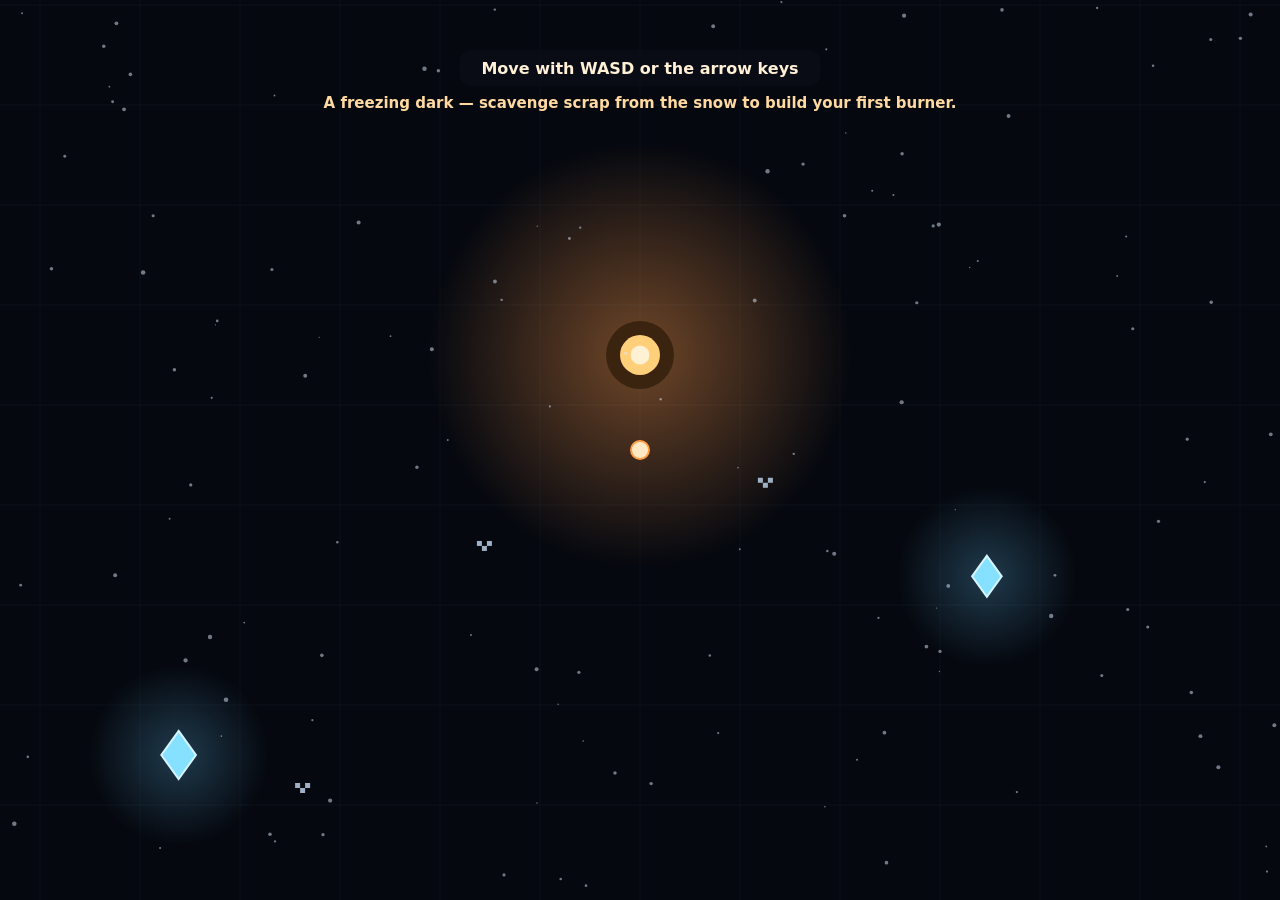
<file: frostline/index.html>
<!doctype html>
<html lang="en">
  <head>
    <meta charset="UTF-8" />
    <meta name="viewport" content="width=device-width, initial-scale=1.0" />
    <title>Frostline — prototype</title>
    <style>
      html, body { margin: 0; height: 100%; background: #05080f; overflow: hidden; }
      canvas { display: block; }
      body { font-family: ui-sans-serif, system-ui, -apple-system, "Segoe UI", Roboto, sans-serif; }
    </style>
    <script type="module" crossorigin src="/frostline/assets/index-cb_eZgzo.js"></script>
  </head>
  <body>
    <canvas id="game"></canvas>
  </body>
</html>
</file>
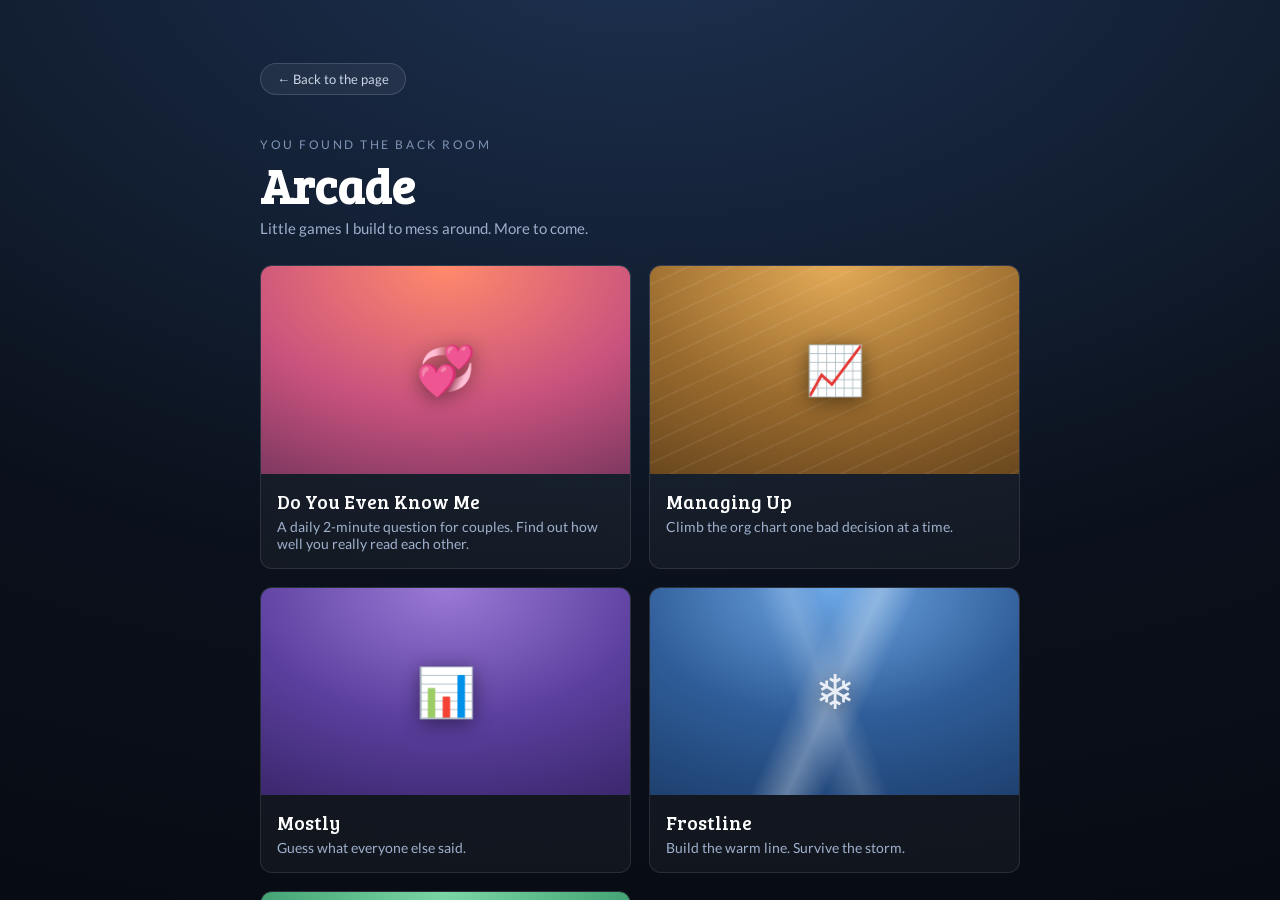
<file: games/index.html>
<!doctype html>
<html lang="en">
  <head>
    <meta charset="utf-8" />
    <title>Arcade — Liam Howell</title>
    <meta name="viewport" content="width=device-width, initial-scale=1.0" />
    <meta name="robots" content="noindex" />
    <meta name="description" content="A secret little arcade of games by Liam Howell." />
    <link rel="icon" type="image/png" href="/images/favicon-32x32.png" sizes="32x32" />
    <!-- Same stylesheet as the home page, so this is visually identical to the
         arcade revealed when you peel the home page back. -->
    <link href="/css/fonts.css?v=ef82d39" rel="stylesheet" type="text/css" />
    <link href="/css/main.css?v=ef82d39" rel="stylesheet" type="text/css" />
  </head>
  <body class="arcade-open">
    <section class="games-room" id="games-room" aria-label="Arcade">
      <div class="room-inner">
        <a class="room-back" href="/" style="display:inline-block">
          <span aria-hidden="true">&larr;</span> Back to the page
        </a>
        <header class="room-head">
          <span class="room-kicker">You found the back room</span>
          <h2 class="room-title">Arcade</h2>
          <p class="room-sub">Little games I build to mess around. More to come.</p>
        </header>
        <div class="room-grid">
          <a class="game-card" href="https://doyouevenknowme.com" target="_blank" rel="noopener">
            <div class="game-thumb game-thumb--dyekm" aria-hidden="true">
              <span class="game-thumb-glyph">💞</span>
            </div>
            <div class="game-meta">
              <span class="game-name">Do You Even Know Me</span>
              <span class="game-tag">A daily 2-minute question for couples. Find out how well you really read each other.</span>
            </div>
          </a>
          <a class="game-card" href="/games/managing-up/">
            <div class="game-thumb game-thumb--managing" aria-hidden="true">
              <span class="game-thumb-glyph">📈</span>
            </div>
            <div class="game-meta">
              <span class="game-name">Managing Up</span>
              <span class="game-tag">Climb the org chart one bad decision at a time.</span>
            </div>
          </a>
          <a class="game-card" href="/games/mostly/">
            <div class="game-thumb game-thumb--mostly" aria-hidden="true">
              <span class="game-thumb-glyph">📊</span>
            </div>
            <div class="game-meta">
              <span class="game-name">Mostly</span>
              <span class="game-tag">Guess what everyone else said.</span>
            </div>
          </a>
          <a class="game-card" href="/frostline/">
            <div class="game-thumb game-thumb--frostline" aria-hidden="true">
              <span class="game-thumb-glyph">❄</span>
            </div>
            <div class="game-meta">
              <span class="game-name">Frostline</span>
              <span class="game-tag">Build the warm line. Survive the storm.</span>
            </div>
          </a>
          <a class="game-card" href="/games/make-your-own/">
            <div class="game-thumb game-thumb--make" aria-hidden="true">
              <span class="game-thumb-glyph">🛠️</span>
            </div>
            <div class="game-meta">
              <span class="game-name">Make your own game!</span>
              <span class="game-tag">Steal my engine. Describe a game to an AI. Ship it this weekend.</span>
            </div>
          </a>
        </div>
      </div>
    </section>
  </body>
</html>
</file>
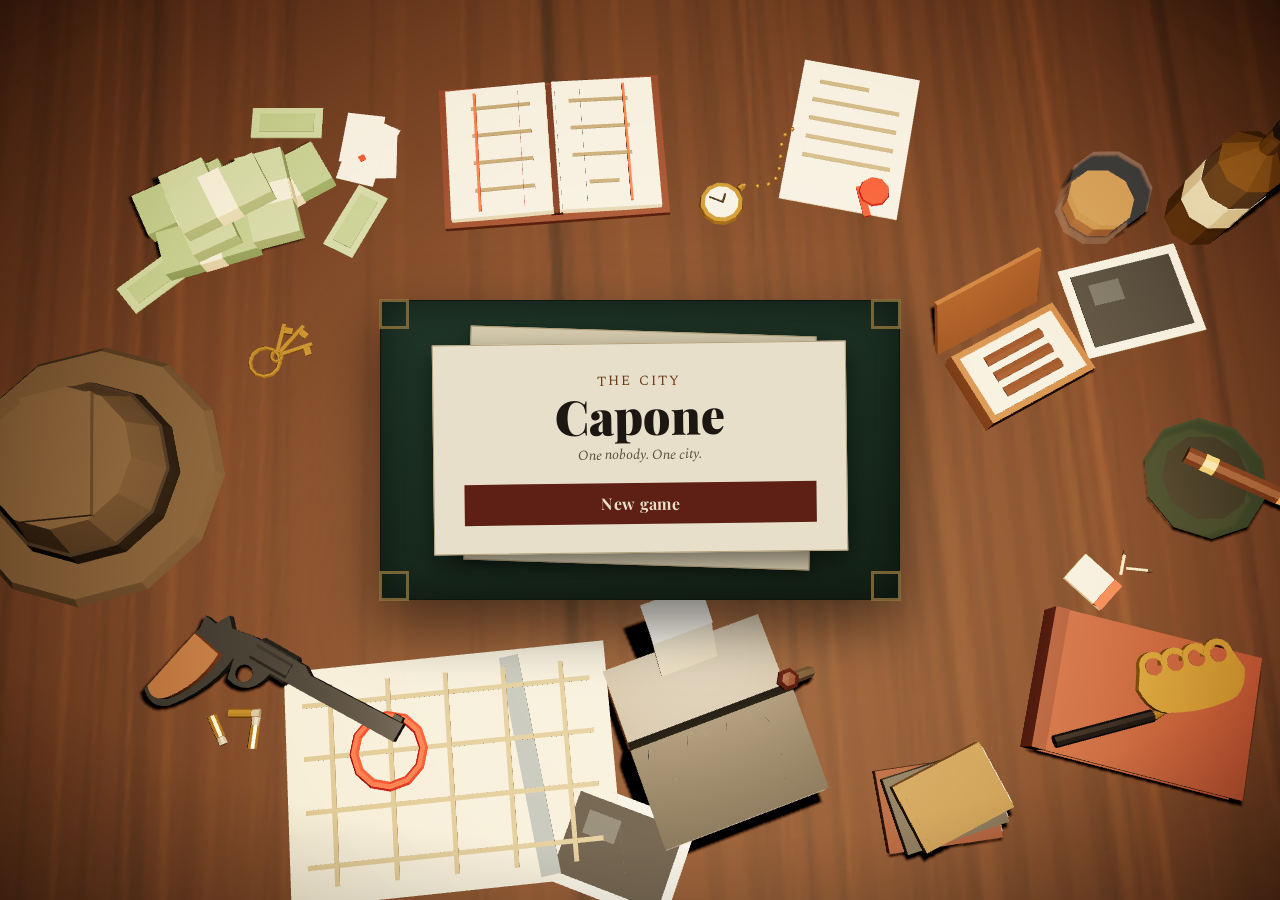
<file: games/capone/index.html>
<!doctype html>
<!--
  Capone. Copyright (c) 2026 Liam Howell. All rights reserved.
  Source-available, non-commercial use with credit only. See LICENSE.
-->
<html lang="en">
  <head>
    <meta charset="UTF-8" />
    <meta name="viewport" content="width=device-width, initial-scale=1.0" />
    <meta name="copyright" content="Copyright (c) 2026 Liam Howell. All rights reserved." />
    <title>Capone, city prototype</title>
    <!-- The link card. What a share on Reddit, Discord or a text message unfurls into: the desk
         at 1200x630 (public/og.jpg, a capture of the title screen), and one line in the
         house voice. Absolute URLs because unfurlers do not resolve relative ones. -->
    <meta property="og:type" content="website" />
    <meta property="og:title" content="Capone" />
    <meta property="og:description" content="One nobody. One city. A 1920s gangster strategy game, free in the browser." />
    <meta property="og:url" content="https://liamhowell.com/games/capone/" />
    <meta property="og:image" content="https://liamhowell.com/games/capone/og.jpg" />
    <meta property="og:image:width" content="1200" />
    <meta property="og:image:height" content="630" />
    <meta name="twitter:card" content="summary_large_image" />
    <meta name="description" content="One nobody. One city. A 1920s gangster strategy game, free in the browser." />
    <style>
      /* THE CHROME. Nightclub deco (DESIGN-STYLE.md): black lacquer, brass rules, marquee type.
         Tokens first; every dark surface reads from these. The paper keeps its own cream. */
      :root {
        --ink: #16120d; --ink-2: #1e1913; --ink-3: #292217;
        --line: #3b3223; --line-dim: #2b2418;
        --brass: #b08d3f; --brass-dim: #71592e; --brass-faint: rgba(176,141,63,.28);
        --gold: #ffd24a; --gold-soft: #ffd9a0;
        /* The three greys are a legibility ladder, not just a mood: 12.5 : 6.9 : 4.7 against the
           panel. --dimc used to be #6e6654, which is 3.2:1, under the 4.5 floor for body text,
           and it carries the section labels over the orders panel, every stat key, and the line
           that teaches the core verb ("click to choose who goes"). --muted moved up with it so
           the step between the two stays readable as a step. Same warm hues, one stop brighter. */
        --cream: #e7dfca; --text: #ddd5c1; --muted: #a89e85; --dimc: #8a8168;
        --blood: #ff8d7e; --blood-deep: #7a2f2a; --verdigris: #8fce9f; --verdigris-deep: #3a5a3e;
        --police: #7d93bd;
        --font-marquee: 'Limelight', 'Playfair Display', Georgia, serif;
        --font-chrome: 'Jost', system-ui, sans-serif;
        /* TYPE SCALE: the standard web ladder (12 14 16 18 20 24 30 36 48), in rem so one
           knob moves all of it. Nothing sets a px font-size any more: pick the nearest step.
           The floor is 12px, the accessible minimum, no more 9px eyebrow labels. */
        --fs-xs: 0.75rem;    /* 12: eyebrow caps, badges, meta */
        --fs-sm: 0.875rem;   /* 14: the working text: crew cards, dossier rows, buttons */
        --fs-base: 1rem;     /* 16: panel body, save rows, the seed box */
        --fs-lg: 1.125rem;   /* 18, panel titles */
        --fs-xl: 1.25rem;    /* 20, the dossier name */
        --fs-2xl: 1.5rem;    /* 24 */
        --fs-3xl: 1.875rem;  /* 30: the cash figure, the take */
        --fs-4xl: 2.25rem;   /* 36, headlines */
        --fs-5xl: 3rem;      /* 48: the masthead, the title */
        /* UI SCALE, main.ts writes --ui-scale (0.8 … 1.2) from Settings. Every font size is a
           rem off this root, and the panels' own widths/portraits are rem too, so the chrome
           grows as one piece instead of text outgrowing the box it sits in. */
        --ui-scale: 1;
        /* THE RIBBON'S FLOOR AND THE RIBBON'S HEIGHT ARE TWO DIFFERENT NUMBERS, and they have
           to be: --rb-h is MEASURED off the ribbon (main.ts), so if the ribbon's own
           min-height read it, a wrap to two rows would raise the floor to two rows and the
           bar could never come back down when the window widened again. */
        --rb-min: 2.6rem; /* the ribbon's floor: one row, never measured */
        --rb-h: 2.6rem;   /* the ribbon's height, remeasured on every resize: every other surface hangs off it */
        --dial-h: 3.6rem; /* THE BOTTOM ROW: the dial on the left, the eight keys on the right (DESIGN-HUD §10) */
        --dial-w: 25rem;  /* the dial's share of it; the keys take the rest */
        --bar-h: calc(var(--dial-h) + 28px); /* the whole bottom band: the side columns stop above it */
        --desk-w: 26rem;  /* ONE width for every reading surface (was 23/24/25/26 + a centred 29) */
        --hud-w: 21rem; /* border-box, so this is the whole panel: the old 262px + its padding, grown with the type */
      }
      /* the root font size IS the scale knob, never set a font-size on <html> anywhere else,
         or the rem the whole scale is built on starts measuring itself */
      html { font-size: calc(100% * var(--ui-scale)); }
      html, body { margin: 0; height: 100%; background: #0c0a07; overflow: hidden; font-family: var(--font-chrome); color: var(--text); }
      body { font-size: var(--fs-sm); }
      #app { position: fixed; inset: 0; }
      /* panels: sharp corners, brass outer line, faint inner hairline, the double rule */
      /* THE CREW COLUMN (DESIGN-HUD §4.3). It used to hold nine registers stacked in build
         order, and the two that grow without limit (the roster, the selected man's orders) sat
         above the two that never change at all (the dial, the Menu), so a sixth hire pushed the
         learnable controls off the screen. The state registers went to the ribbon and the
         reading surfaces went to the Desk; what is left is the objective, the crew, and the
         day's last line. The roster is the only thing here that grows, so it is the only thing
         that gets to take the slack: no height budget, no nested scrollers, no pinned foot. */
      #hud { position: fixed; left: 14px; top: calc(var(--rb-h) + 22px); box-sizing: border-box; width: var(--hud-w);
        max-height: calc(100vh - var(--rb-h) - var(--bar-h) - 36px); display: flex; flex-direction: column; overflow: hidden;
        background: rgba(20,16,11,.88); padding: .7rem .95rem .55rem; border: 1px solid var(--brass-dim); user-select: none;
        box-shadow: 0 10px 34px rgba(0,0,0,.45); }
      #hudfoot { flex: none; }
      #hud::before { content: ''; position: absolute; inset: 3px; border: 1px solid var(--brass-faint); pointer-events: none; }
      #hud b { color: #f4eede; font-weight: 600; font-size: var(--fs-base); }
      .dim { color: var(--dimc); font-size: var(--fs-sm); }
      .stats { display: grid; grid-template-columns: 1fr 1fr; gap: 6px 12px; font-size: var(--fs-sm); margin-bottom: 9px; }
      .stats > div { display: flex; align-items: baseline; gap: 6px; }
      .stats .k { color: var(--dimc); min-width: 3.5rem; }

      .stats span:not(.k) { color: #efe9d8; font-variant-numeric: tabular-nums; }
      /* CASH, the marquee number; the one glyph moment the panel gets */
      .cashrow { display: flex; align-items: baseline; gap: 8px; margin: 0 0 8px; cursor: pointer; }
      .cashrow #money { color: var(--gold); font-family: var(--font-marquee); font-weight: 400; font-size: var(--fs-3xl); letter-spacing: .02em; text-shadow: 0 0 16px rgba(255,210,74,.22); }
      /* the caret is the ONLY affordance on the whole panel for two hidden drawers (the books
         under the cash line, the day's log under the status strip). At the dim grey it used to
         wear it read as punctuation, so nobody opened either one. It gets the brass instead:
         this panel spends brass on money, rank and the objective, and "there is more here" is
         worth one hairline of it. */
      .cashcaret { margin-left: auto; color: var(--brass-dim); font-size: var(--fs-xs); }
      .cashrow:hover .cashcaret { color: var(--gold-soft); }
      /* THE BOOKS: a drawer hanging off the cash figure, not a band that pushes the panel
         down. Same content, same ids; it just stopped costing everything below it its place. */
      .books { position: fixed; left: 14px; top: calc(var(--rb-h) + 22px); z-index: 44; width: 19rem;
        padding: 10px 11px 5px; background: rgba(18,15,11,.97); border: 1px solid var(--brass-dim);
        box-shadow: 0 12px 30px rgba(0,0,0,.55); }
      .books.hidden { display: none; }

      /* the DAY line, the sun runs its arc dawn→dusk instead of an anonymous progress bar */
      .dayrow { display: flex; align-items: center; gap: 7px; font-size: var(--fs-sm); }
      .dayrow .k { color: var(--dimc); min-width: 3.5rem; }
      .dayrow #day { color: #efe9d8; font-variant-numeric: tabular-nums; }
      .sunarc { width: 6rem; height: 1.5rem; overflow: visible; flex: none; }
      .sunarc #arcsky { transition: fill 1s linear; stroke: rgba(255,255,255,.07); stroke-width: 1; }
      .sunarc .sa-hz { stroke: rgba(255,255,255,.16); stroke-width: 1; }
      .sunarc .sa-arc { stroke: rgba(255,255,255,.12); stroke-width: 1; stroke-dasharray: 2 3; }
      .sunarc .sa-tick { stroke: rgba(255,255,255,.2); stroke-width: 1; }
      .sunarc #sunicon { filter: drop-shadow(0 0 3.5px rgba(255,210,74,.8)); }
      .sunarc #moonicon { filter: drop-shadow(0 0 3px rgba(190,205,240,.7)); }
      .nightgov { letter-spacing: .08em; color: var(--police); opacity: .9; }
      /* the LOG, one live line; click the strip for the day's full traffic */
      .logrow { display: flex; align-items: baseline; gap: 6px; cursor: pointer; }
      .logrow .msg { flex: 1; min-width: 0; }
      .logcaret { color: var(--brass-dim); font-size: var(--fs-xs); flex: none; }
      .logrow:hover .logcaret { color: var(--gold-soft); }
      /* the vh half of the cap is because this box sits in the pinned foot: on a short window a
         flat 180px of log would be most of the panel, and it would take it from the crew */
      #loghist { max-height: min(180px, 28vh); overflow-y: auto; margin: 4px 0 6px; padding: 6px 8px; background: var(--ink); border: 1px solid var(--line-dim); border-radius: 2px; font-size: var(--fs-sm); }
      #loghist.hidden { display: none; }
      .lg-row { color: var(--muted); padding: 2px 0; line-height: 1.35; }
      .lg-row:first-child { color: var(--gold-soft); }
      .lg-t { color: var(--dimc); font-variant-numeric: tabular-nums; margin-right: 6px; white-space: nowrap; }
      /* a line with a face on it: the men's messages share the one history now */
      .lg-who { color: var(--cream); font-weight: 600; }
      /* section head: brass caps over a hairline, the deco rule */
      .crewhead { display: flex; align-items: baseline; gap: 8px; color: var(--brass); font-size: var(--fs-xs); text-transform: uppercase; letter-spacing: .18em; margin: 9px 0 6px; border-bottom: 1px solid var(--line-dim); padding-bottom: 4px; }
      .crewhead .pr { margin-left: auto; text-transform: none; letter-spacing: .02em; color: var(--dimc); }
      /* The list takes whatever the column has left, and scrolls only past the window's own
         bottom. The old `max-height: max(11rem, calc(100vh - 26rem))` was a hand-guess at what
         the fixed chrome above and below cost; there is no longer any fixed chrome below it. */
      #crewbox { display: flex; flex-direction: column; min-height: 0; flex: 1 1 auto; font-size: var(--fs-sm); }
      #crew { flex: 1 1 auto; min-height: 3.25rem; overflow-y: auto; overflow-x: hidden; scrollbar-width: thin; scrollbar-color: var(--brass-dim) transparent; }
      .crew { display: flex; flex-direction: column; gap: 5px; font-size: var(--fs-sm); margin-bottom: 8px; }
      /* a two-row crew card: portrait on the left, name/weapon/status up top, stats + actions below */
      .crew .c-card { display: grid; grid-template-columns: .625rem 3.25rem 1fr; gap: 7px; padding: 6px 7px; border-radius: 3px; cursor: pointer; border: 1px solid transparent; background: var(--ink-2); }
      /* the aggression notches (G2's slider): guns-out top, quiet bottom; the lit one is his stance */
      .crew .c-stance { display: flex; flex-direction: column; justify-content: center; gap: 3px; }
      /* the painted notch stays small (it is a gauge, and three of them have to stack inside a
         card), but a 10x12 target for a real tactical control is a miss you feel every time you
         reach for it. The ::after pads the hit area out into the card's own gutter and half the
         gap above and below, so the strip is continuous and nothing is left un-clickable. */
      .crew .stn { position: relative; width: .625rem; height: .75rem; border-radius: 2px; background: #221c12; border: 1px solid var(--line); cursor: pointer; }
      .crew .stn::after { content: ''; position: absolute; inset: -2px -6px; }
      .crew .stn:hover { border-color: var(--sc); }
      .crew .stn.on { background: var(--sc); border-color: var(--sc); }
      .crew .c-card:hover { background: var(--ink-3); }
      .crew .c-card.sel { background: #2c2514; border-color: var(--brass); }
      .crew .c-card.down { opacity: .5; cursor: default; }
      .crew .c-card.lie { opacity: .68; }
      /* the portrait: HIS OWN FACE, printed (src/render/portrait.ts), with a state lamp bottom
         right. The plate brings its own cream field, so the box no longer paints a background
         of its own; the role ring and the lamp still ride on top. */
      .crew .c-portrait { position: relative; width: 3.25rem; height: 3.9rem; border-radius: 3px; overflow: hidden;
        background: #14100b; border: 1.5px solid var(--role); box-shadow: inset 0 0 8px rgba(0,0,0,.4); }
      .crew .c-portrait .pt, .m-portrait .pt { position: absolute; inset: 0; width: 100%; height: 100%; display: block; }
      .crew .c-sil { position: absolute; left: 50%; bottom: -1px; transform: translateX(-50%); width: 1.875rem; height: auto; fill: var(--role); opacity: .92; }
      .crew .c-lamp { position: absolute; right: 4px; bottom: 4px; width: 10px; height: 10px; border-radius: 50%; border: 1.5px solid #0f0c08; box-shadow: 0 0 5px currentColor; }
      .crew .c-card[data-state="fight"] .c-portrait { animation: cppulse 1s ease-in-out infinite; }
      @keyframes cppulse { 0%,100% { box-shadow: inset 0 0 8px rgba(0,0,0,.4), 0 0 0 rgba(255,90,74,0); } 50% { box-shadow: inset 0 0 8px rgba(0,0,0,.4), 0 0 7px rgba(255,90,74,.7); } }
      .crew .c-body { min-width: 0; display: flex; flex-direction: column; justify-content: center; gap: 5px; }
      .crew .c-l1, .crew .c-l2 { display: flex; align-items: center; gap: 7px; min-width: 0; }
      .crew .nm { color: #f2ecdc; font-weight: 600; white-space: nowrap; }
      .crew .mus { color: var(--muted); font-size: var(--fs-xs); font-weight: 600; }
      .crew .hotb { color: var(--blood); background: #3a1512; border: 1px solid var(--blood-deep); border-radius: 2px; font-size: var(--fs-xs); font-weight: 700; padding: 0 3px; letter-spacing: .04em; }
      .crew .sx { color: var(--muted); font-variant-numeric: tabular-nums; font-size: var(--fs-xs); white-space: nowrap; }
      .crew .sx i { color: var(--dimc); font-style: normal; font-size: var(--fs-xs); margin: 0 3px 0 1px; }
      .crew .wpn { font-size: var(--fs-xs); font-weight: 700; letter-spacing: .04em; }
      .crew .wpn i { color: var(--dimc); font-style: normal; font-weight: 600; font-size: var(--fs-xs); margin-left: 1px; }
      .crew .st { margin-left: auto; color: var(--muted); font-size: var(--fs-xs); white-space: nowrap; overflow: hidden; text-overflow: ellipsis; }
      .crew .acts { margin-left: auto; display: flex; gap: 5px; }
      /* the selected man's ORDERS panel: labeled buttons that wrap, never overflow */
      #manpage .c-detail { margin-top: 4px; padding: 6px 7px 7px; background: #171310; border: 1px solid var(--line-dim); border-radius: 3px; }
      #manpage .c-dhead { color: var(--brass); font-size: var(--fs-xs); font-weight: 600; letter-spacing: .16em; text-transform: uppercase; margin-bottom: 5px; }
      #manpage .c-dsec { margin-top: 8px; }
      #manpage .c-dsec:first-of-type { margin-top: 2px; }
      #manpage .c-slbl { color: var(--dimc); font-size: var(--fs-xs); font-weight: 600; letter-spacing: .14em; text-transform: uppercase; margin-bottom: 3px; }
      #manpage .c-dbtns { display: flex; flex-wrap: wrap; gap: 4px; }
      .dbtn { padding: 3px 8px; font-size: var(--fs-xs); white-space: nowrap; }
      #manpage .c-squad { display: flex; flex-wrap: wrap; gap: 3px 6px; margin-top: 6px; padding-top: 6px; border-top: 1px solid var(--line-dim); font-size: var(--fs-xs); color: var(--muted); }
      #manpage .sqrow { white-space: nowrap; }
      #manpage .sqrow b { font-weight: 700; }
      #manpage .sqrow.hurt { color: #b96a72; }
      #manpage .sqrow.kit { color: var(--dimc); font-style: italic; }
      .crew .c-l2 .acts { color: var(--dimc); font-size: var(--fs-xs); }
      .btns { display: flex; gap: 6px; margin-bottom: 9px; }

      .btn { flex: 1; padding: 5px 8px; font-size: var(--fs-sm); }
      .btn.hire { border-color: var(--verdigris-deep); color: var(--verdigris); background: #142019; }
      .btn.hire:hover { background: #1a2c20; }
      .btn.hire.off { border-color: var(--line); color: var(--muted); background: #191510; }
      /* the gears, sized like the Paper/Menu row below them: four equal keys spanning the
         panel, so the block has one edge and the targets are worth clicking at */
      .speed { display: flex; gap: 5px; align-items: center; }
      .sbtn { flex: 1; min-width: 2rem; padding: 5px 6px; font-size: var(--fs-sm); }
      /* the keyboard's own highlight. :focus-visible only, so a mouse click never leaves a ring
         behind; brass rather than the browser's blue, which would be the one un-deco pixel on
         the whole panel. */
      #hud [role="button"]:focus-visible, #hud [role="radio"]:focus-visible,
      #ribbon [role="button"]:focus-visible, #ribbon [role="radio"]:focus-visible, .dk-tab:focus-visible {
        outline: 2px solid var(--gold); outline-offset: 2px; border-radius: 2px;
      }
      /* THE HOVER LINE RIDES THE CURSOR (DESIGN-HUD §5). It describes what is under the
         pointer, and it used to live in the panel: reading it meant travelling the cursor over
         to the panel, and every building crossed on the way rewrote the line you went to fetch
         (playtest 2026-08-30). At the cursor there is nothing to travel to. */
      .hint { position: fixed; z-index: 44; max-width: 24rem; padding: 4px 8px; font-size: var(--fs-sm);
        color: var(--text); background: rgba(16,13,9,.94); border: 1px solid var(--line);
        box-shadow: 0 4px 14px rgba(0,0,0,.5); pointer-events: none; line-height: 1.35; }
      .hint.hidden { display: none; }
      .msg { font-size: var(--fs-sm); color: var(--gold-soft); min-height: 1.15em; }
      #fedfile { color: var(--blood); }
      #notofile { color: #e8834a; }
      #legitfile { color: var(--verdigris); }
      #dirty { color: #c9a86a; }
      /* ZERO CHROME (DESIGN-LENSES §4, the 0 key): the panel and every floating card off, for a
         clean look at the town. Deliberately NOT the same thing as the bare lens, which takes
         the marks off the CITY and leaves you playing: Anno ships both, for two different wants.
         The siren glow and the selection box stay, because they are the world, not the chrome. */
      body.chromeless #hud, body.chromeless #ribbon, body.chromeless #books, body.chromeless #bizpanel,
      body.chromeless #person, body.chromeless #commtoasts, body.chromeless #ctxmenu, body.chromeless #desk,
      body.chromeless #keys, body.chromeless #manpage, body.chromeless #lensrow, body.chromeless #hover, body.chromeless #guncat,
      body.chromeless #combatAlert, body.chromeless #tipcard { display: none !important; }

      /* --- The morning edition (newspaper overlay) --- */
      #paper { position: fixed; inset: 0; z-index: 50; background: rgba(6,8,11,.74); display: flex; align-items: flex-start; justify-content: center; overflow: auto; padding: 26px 16px 40px; }
      #paper.hidden { display: none; }
      .paper { position: relative; width: 43rem; max-width: 100%; background: #e7dfca; color: #1c1712; border: 1px solid #b3a079; font-family: 'Spectral', Georgia, 'Times New Roman', serif; padding: 22px 26px 18px; }
      /* the telegram slip laid on the morning edition (main.ts wirenote): a reusable dressing
         for anything that arrives by wire rather than out of a mouth. It sits IN FLOW at the
         head of the right column, so it reads as an object dropped on the page (tilted, its
         own shadow, jutting past the paper's edge) without hiding a word of the paper. It
         used to be absolute over the masthead and ate the headline (playtest 2026-08-03). */
      /* sized OFF the column, not in rem: a hair wider than the column whatever the width, so it
         laps the column rule on the left and hangs off the paper's right edge by the same few
         millimetres. The translate is visual only, so the overhang costs the flow nothing. */
      .wirenote { position: relative; z-index: 2; width: calc(100% + 2rem); margin: 4px 0 17px -0.6rem; background: #f0e2ae; color: #241c10; border: 1px solid #8a733f;
        box-shadow: 0 12px 28px rgba(0,0,0,.4); transform: rotate(2.2deg) translateX(6px); transform-origin: 100% 0; padding: 9px 12px 11px; }
      /* once the paper itself is squeezed to the window, that overhang would hang past the
         window and give the overlay a horizontal scrollbar: pull the slip back inside the
         column. It keeps the tilt and the shadow, which is what sells it as an object. */
      @media (max-width: 820px) { .wirenote { width: 100%; margin-left: 0; transform: rotate(1.6deg); } }
      .wirenote .w-mast { font-family: 'Jost', sans-serif; font-size: var(--fs-sm); letter-spacing: .24em; text-align: center; border-bottom: 1px solid #8a733f; padding-bottom: 4px; }
      .wirenote .w-stamp { font-family: 'Jost', sans-serif; font-size: var(--fs-xs); letter-spacing: .1em; text-align: center; color: #5c4c28; margin: 4px 0 7px; }
      .wirenote .w-body { font-family: 'Courier New', Courier, monospace; font-weight: 700; font-size: var(--fs-sm); line-height: 1.6; word-spacing: .14em; }
      .paper .topline, .paper .dateline { display: flex; justify-content: space-between; font-size: var(--fs-xs); letter-spacing: .12em; text-transform: uppercase; }
      .paper .dateline { justify-content: center; gap: 10px; padding: 5px 0; color: #3a3024; }
      .paper .mast { font-family: 'UnifrakturMaguntia', Georgia, serif; font-size: var(--fs-5xl); text-align: center; line-height: 1; margin: 3px 0 4px; color: #15110b; }
      .paper .rule2 { border-top: 3px double #1c1712; margin: 5px 0; }
      .paper .kick { text-align: center; font-size: var(--fs-sm); letter-spacing: .16em; text-transform: uppercase; color: #6a3a16; margin: 12px 0 2px; }
      .paper .head { font-family: 'Playfair Display', Georgia, serif; font-weight: 900; font-size: var(--fs-4xl); line-height: 1.04; text-align: center; margin: 2px 0 7px; }
      .paper .deck { font-style: italic; text-align: center; font-size: var(--fs-base); color: #39301f; margin: 0 0 14px; line-height: 1.45; }
      .paper .cols { display: grid; grid-template-columns: 1.5fr 1fr; gap: 18px; }
      .paper .colR { border-left: 1px solid #6f6041; padding-left: 15px; }
      /* THE DAILY EDITION (2026-08-12) flows one stream over balanced newspaper columns: the
         old fixed grid left the right column dead midgame once the classifieds ran dry, while
         the left column scrolled for screens. The welcome edition keeps the grid above. */
      .paper .cols.flow { display: block; columns: 2; column-gap: 18px; column-rule: 1px solid #6f6041; }
      .paper .cols.flow .blot, .paper .cols.flow .ad, .paper .cols.flow .wirenote, .paper .cols.flow .safe { break-inside: avoid; }
      /* …except the ledger, the one box routinely taller than a column: it breaks between
         rows like a real paper's tables, never inside one */
      .paper .cols.flow .blot.longbox { break-inside: auto; }
      .paper .cols.flow .blot.longbox > div { break-inside: avoid; }
      .paper .cols.flow .sect { break-after: avoid; }
      .paper p { margin: 0 0 8px; font-size: var(--fs-sm); line-height: 1.52; text-align: justify; hyphens: auto; }
      .paper .lede::first-letter { float: left; font-family: 'Playfair Display', serif; font-weight: 900; font-size: var(--fs-5xl); line-height: .78; padding: 3px 7px 0 0; }
      .paper .sect { font-family: 'Playfair Display', serif; font-weight: 700; font-size: var(--fs-base); letter-spacing: .04em; text-transform: uppercase; text-align: center; border-top: 1px solid #1c1712; border-bottom: 1px solid #1c1712; padding: 3px 0; margin: 2px 0 9px; }
      .paper .blot { border: 1px solid #1c1712; padding: 8px 10px; margin-top: 10px; }
      .paper .safe { border-top: 1px solid #1c1712; margin-top: 10px; padding-top: 6px; font-size: var(--fs-sm); font-style: italic; color: #39301f; line-height: 1.45; }
      .paper .blot b { font-size: var(--fs-xs); letter-spacing: .08em; }
      .paper .blot p { font-size: var(--fs-sm); margin: 4px 0 0; text-align: left; }
      .paper .ad { padding: 9px 0; border-bottom: 1px dashed #80714f; }
      .paper .ad:last-of-type { border-bottom: none; }
      .paper .ad .role { font-weight: 700; font-size: var(--fs-sm); letter-spacing: .04em; text-transform: uppercase; }
      .paper .ad .q { font-style: italic; font-size: var(--fs-sm); line-height: 1.45; margin: 3px 0; }
      .paper .adfoot { display: flex; align-items: center; justify-content: space-between; gap: 8px; }
      .paper .ask { font-size: var(--fs-sm); font-variant: small-caps; letter-spacing: .05em; color: #5a3a1c; font-weight: 700; }
      .paper .take { font-family: 'Spectral', serif; font-size: var(--fs-sm); padding: 3px 10px; border: 1px solid #1c1712; background: #1c1712; color: #e7dfca; border-radius: 0; cursor: pointer; }
      .paper .take:hover { background: #3a2c1a; }
      .paper .take:disabled { background: transparent; color: #8a7a55; border-color: #8a7a55; cursor: default; }
      .paper .none { font-style: italic; font-size: var(--fs-sm); color: #5a4f3a; }
      /* pinned to the scrollport (2026-08-12): the primary action must never sit five screens
         of ledger below the fold. Sticky, so at the natural end of the page it sits exactly
         where it always did; the shadow only reads while it floats over print. */
      .paper .startday { display: block; width: 100%; margin-top: 16px; padding: 10px; font-family: 'Playfair Display', serif; font-weight: 700; font-size: var(--fs-base); letter-spacing: .02em; background: #1c1712; color: #e7dfca; border: none; cursor: pointer; position: sticky; bottom: 10px; box-shadow: 0 -10px 18px -8px rgba(28,23,18,.5); }
      .paper .startday:hover { background: #33271a; }
      .paper .finrow { display: flex; justify-content: space-between; gap: 8px; font-size: var(--fs-sm); padding: 2px 0; }
      .paper .finrow .fv { font-variant-numeric: tabular-nums; white-space: nowrap; }
      /* the witness row carries the picture the police have of him (src/render/portrait.ts).
         The plate is already cream and already printed, so on the paper it needs no frame of
         its own: it reads as a photograph pasted into the case file. */
      .paper .finrow.wit { align-items: flex-start; }
      .paper .wit-pt { flex: 0 0 auto; width: 2.75rem; height: 3.3rem; display: block;
        margin: 1px 6px 0 0; border: 1px solid rgba(28,23,18,.35); }
      .paper .finrow.tot { border-top: 1px solid #1c1712; margin-top: 4px; padding-top: 4px; font-weight: 700; }
      .paper .finrow.lgr { cursor: pointer; margin: 0 -4px; padding: 2px 4px; }
      .paper .finrow.lgr:hover { background: rgba(28,23,18,.08); }
      .paper .finrow.warn, .paper .finrow.warn .fv { color: #7a281a; font-weight: 600; }
      .paper .finnote { font-style: italic; font-size: var(--fs-sm); color: #5a4f3a; margin-top: 6px; }
      .obj { font-size: var(--fs-sm); font-weight: 500; color: var(--gold); margin: 2px 0; min-height: 1em; }
      /* while the chain has a step marker up, the line itself is clickable (glides the camera
         onto the gold); the hand and the hover say so */
      .obj.obj-go { cursor: pointer; }
      .obj.obj-go:hover { text-decoration: underline; text-underline-offset: 2px; }
      /* the tutorial hint expander, the objective stays one sentence (the WHAT); the ? unfolds
         the HOW: 2-3 mechanic lines per mission, one uniform shape (copy/missions.ts HOW) */
      .obj .obj-q { display: inline-block; min-width: 1.15em; text-align: center; margin-left: 4px; border: 1px solid var(--brass-dim); border-radius: 2px; color: var(--gold-soft); font-size: var(--fs-xs); line-height: 1.2; cursor: pointer; user-select: none; }
      .obj .obj-q:hover { border-color: var(--brass); background: rgba(176,141,63,.12); }
      .obj-how { margin: 4px 0 6px; padding: 6px 8px; background: var(--ink); border: 1px solid var(--line-dim); border-left: 2px solid var(--brass-dim); border-radius: 2px; font-size: var(--fs-xs); line-height: 1.45; color: var(--muted); }
      .obj-how.hidden { display: none; }
      .obj-how .oh-k { color: var(--brass); font-size: var(--fs-xs); font-weight: 600; letter-spacing: .14em; text-transform: uppercase; margin-bottom: 3px; }
      .obj-how div { padding: 1px 0; }

      /* --- the business dossier (click a building) --- */
      /* centered: it's the thing you just asked about, and the top-right corner belongs to
         the Messages button, a docked dossier sat on top of it */
      #bizpanel { position: fixed; left: 50%; top: 50%; transform: translate(-50%, -50%); width: min(29rem, calc(100vw - 32px)); max-height: calc(100vh - 80px); overflow-y: auto; overflow-x: hidden; z-index: 40; background: rgba(20,16,11,.92); padding: 16px 18px; border-radius: 0; border: 1px solid var(--brass-dim); user-select: none; font-size: var(--fs-sm); box-shadow: 0 12px 40px rgba(0,0,0,.5); }
      #bizpanel, #bizpanel * { box-sizing: border-box; }
      #bizpanel.hidden { display: none; }

      /* --- THE ORDER BOOK: the gun shop's catalog, a printed page of iron --- */
      #guncat { position: fixed; left: 50%; top: 50%; transform: translate(-50%, -50%); width: min(26rem, calc(100vw - 32px)); max-height: calc(100vh - 80px); overflow-y: auto; overflow-x: hidden; z-index: 42; background: rgba(20,16,11,.94); padding: 16px 18px; border: 1px solid var(--brass-dim); user-select: none; font-size: var(--fs-sm); box-shadow: 0 12px 40px rgba(0,0,0,.5); }
      #guncat, #guncat * { box-sizing: border-box; }
      #guncat.hidden { display: none; }
      .gc-tabs { display: flex; flex-wrap: wrap; gap: 6px; margin: 6px 0 2px; }
      .gc-tab { display: inline-block; padding: 3px 10px; font-size: var(--fs-sm); border: 1px solid var(--line); border-radius: 2px; background: #191510; color: var(--muted); cursor: pointer; }
      .gc-tab:hover { background: #211c13; border-color: var(--brass-dim); color: var(--text); }
      .gc-tab.on { background: #3a2f18; border-color: var(--brass); color: var(--gold-soft); cursor: default; }
      .gc-row { display: flex; align-items: center; gap: 10px; padding: 8px 0; border-bottom: 1px dashed var(--line-dim); }
      .gc-row.off { opacity: .45; }
      .gc-pic { flex: 0 0 auto; width: 4.6rem; height: 2.2rem; color: #d9cfb4; }
      .gc-pic svg { width: 100%; height: 100%; display: block; }
      .gc-body { flex: 1 1 auto; min-width: 0; }
      .gc-label { color: #efe9d8; }
      .gc-note { color: var(--muted); font-size: var(--fs-xs); margin-top: 1px; }
      .gc-qty { flex: 0 0 auto; display: flex; align-items: center; gap: 7px; }
      .gc-step { width: 1.5rem; height: 1.5rem; line-height: 1.4rem; }
      .gc-n { min-width: 1.2rem; text-align: center; color: var(--cream); font-variant-numeric: tabular-nums; }
      .gc-foot { display: flex; justify-content: space-between; align-items: center; margin-top: 11px; }
      .gc-total { color: var(--gold-soft); font-variant-numeric: tabular-nums; }
      .gc-status { color: var(--muted); font-size: var(--fs-xs); margin-top: 8px; }

      /* --- COMMS: the conversation log (portraits reuse the crew fedora bust, tinted per man) --- */
      .m-badge { display: inline-block; min-width: 1.15em; padding: 0 4px; margin-left: 4px; border-radius: 8px; background: #c8442e; color: #fff; font-size: var(--fs-xs); font-weight: 700; line-height: 1.25; text-align: center; vertical-align: text-top; }
      .m-badge.hidden { display: none; }
      /* THE PERSON DOSSIER: his plate at a size worth looking at, his particulars beside it */
      #person .pe-top { display: flex; gap: 11px; padding: 11px; align-items: flex-start; }
      #person .pe-pt { flex: 0 0 auto; width: 6.5rem; height: 7.8rem; display: block; border: 1px solid var(--brass-dim); }
      #person .pe-who { min-width: 0; display: flex; flex-direction: column; gap: 5px; }
      #person .pe-name { color: #efe9d8; font-size: var(--fs-md); }
      #person .pe-desc { color: var(--muted); font-style: italic; }
      #person .pe-line { color: #c9c0aa; }
      #person .pe-saw { margin: 0 11px 11px; padding: 7px 9px; background: #2a1614; border: 1px solid #5c2a24; color: #e7b8ae; }
      #person .pe-quiet { margin: 0 11px 11px; padding: 7px 9px; background: var(--ink-2); border: 1px solid var(--line); color: var(--muted); }
      /* THE WORD: the terms, and the line under them that says who is watching */
      #person .pe-acts { display: flex; flex-wrap: wrap; gap: 4px; margin: 0 11px 6px; }
      #person .pe-note { margin: 0 11px 11px; color: var(--dimc); font-size: var(--fs-xs); }
      .m-portrait { position: relative; flex: 0 0 auto; width: 3rem; height: 3.6rem; border-radius: 3px; overflow: hidden;
        background: #14100b; border: 1.5px solid var(--hue); box-shadow: inset 0 0 8px rgba(0,0,0,.4); }
      /* the wire slip and the faceless street keep the old tinted-silhouette treatment */
      .m-portrait.wire { background: radial-gradient(120% 90% at 50% 12%, #3a3126, #14100b); }
      .m-sil { position: absolute; left: 50%; bottom: -1px; transform: translateX(-50%); width: 1.875rem; height: auto; fill: var(--hue); opacity: .92; }
      /* THE DESK'S PANES. These were six independently positioned panels in one corner at four
         different widths; they are panes of one drawer now. Each keeps its own id, so every
         renderer and every click delegation above is untouched: `.hidden` on a pane is what
         switches the tab. */
      #desk .dk-body > div { display: flex; flex-direction: column; min-height: 0; }
      #desk .dk-body > div.hidden { display: none; }
      #desk .dk-body > div > .cm-head { display: none; } /* the drawer has one head, up top */
      #comms *, #commish *, #chair *, #exits *, #parley *, #book *, #law *, #person, #person * { box-sizing: border-box; }

      /* the black book: the patron directory. Above the paper overlay (z 50) on purpose, its
         footer button opens it mid-read */
      /* SUCCESSION (session 14): who inherits, who walks, and what it costs, the same furniture as
         the Commission table, because it is the same kind of reading: named men, priced. */
      /* the panel states its PREMISE before it states a name (playtest 2026-08-15: "everything
         below that is really confusing"). Without "say the wagon takes you tomorrow" every number
         under it is a list of things happening to a stranger, and a first-time reader has no way
         to tell the heir from the men, or a cost from a consequence. The kickers below (.cm-day,
         the same furniture the Commission and the paper use) do the rest of the sorting. */
      .ch-lede { font-size: var(--fs-sm); color: var(--muted); padding: 8px 14px 4px; line-height: 1.45; }
      /* …and the second line is the misread being ruled out, so it reads dimmer than the event */
      .ch-not { color: var(--dimc); }
      /* the heir is not an alarm. He borrowed the Commission's .co-strength, which is salmon
         because over THERE the strength line is a threat, and it painted your own successor red. */
      .ch-heir { font-size: var(--fs-sm); color: var(--cream); font-weight: 600; }
      /* the file FALLS when the chair changes hands: the one line in the cost list that is not a
         cost, green for the same reason the exits ticks are. */
      /* …and it needs the id: .co-why is declared further down and would otherwise win on order */
      #chair .ch-good { color: #8fae8f; }
      /* the scapegoat is a different verb from succession, and a hairline .co-seat border was not
         enough edge to say so */
      .ch-rule { border-top: 2px solid var(--line); margin: 16px 2px 0; }
      /* a kicker already draws the edge; the first seat under one must not draw a second */
      .cm-day + .co-seat { border-top: none; }
      /* THE COMMISSION TABLE (session 13): the coalition, readable seat by seat, who sat down,
         what he holds against you, what it weighs, and what emptying his chair costs. */
      /* EXITS, PRICED (session 15): every way the run can end, with its requirements ticked off and a
         bar for how close each one is. Same furniture a third time, an ending is one more thing the
         player is entitled to read the rules of. The bar's TRACK shows even at zero, so "no progress"
         and "no requirement" look different. */
      /* the sit-down: a table, not a ledger, so it is narrower than the exits board and wears the
         same warm brass as the Commission it is a cousin of */
      .ex-ok { color: #8fae8f; }
      .ex-no { color: #b6a37a; }
      .ex-bar { height: 3px; background: var(--line-dim); border-radius: 2px; margin: 6px 0 2px; overflow: hidden; }
      .ex-bar i { display: block; height: 100%; background: #6f8f6f; }
      .ex-tag { font-size: var(--fs-xs); letter-spacing: .12em; text-transform: uppercase; color: var(--muted); float: right; }
      .ex-tag.on { color: #a8cba8; }
      .co-sub { font-size: var(--fs-sm); color: var(--muted); padding: 8px 14px 0; line-height: 1.45; }
      .co-strength { font-size: var(--fs-sm); color: #ffb0a0; padding: 6px 14px 2px; font-weight: 600; }
      .co-pulse { font-size: var(--fs-sm); padding: 2px 14px 8px; color: #ff9a7a; }
      .co-pulse.quiet { color: #8fae8f; }
      .co-seat { border-top: 1px solid var(--line-dim); padding: 9px 4px 8px; }
      .co-seat.out { opacity: .45; }
      .co-name { font-size: var(--fs-sm); color: #f4eede; font-weight: 600; }
      .co-w { font-size: var(--fs-xs); color: var(--muted); letter-spacing: .04em; margin-left: 6px; }
      .co-why { font-size: var(--fs-sm); color: #c3bba7; line-height: 1.45; margin: 3px 0 6px; }
      .co-act { display: inline-block; font-size: var(--fs-sm); padding: 4px 9px; margin: 0 5px 4px 0; }
      .co-foot { border-top: 1px solid var(--line-dim); font-size: var(--fs-xs); color: var(--muted); padding: 8px 4px 2px; line-height: 1.45; }
      .cm-head { display: flex; justify-content: space-between; align-items: center; padding: 12px 14px 8px; border-bottom: 1px solid var(--line-dim); }
      .cm-title { font-family: var(--font-marquee); font-size: var(--fs-base); font-weight: 400; color: var(--cream); letter-spacing: .05em; }
      .cm-close { cursor: pointer; color: var(--dimc); font-size: var(--fs-lg); padding: 0 3px; line-height: 1; }
      .cm-close:hover { color: var(--text); }
      .cm-list { overflow-y: auto; padding: 8px 12px 12px; }
      .cm-day { font-size: var(--fs-xs); letter-spacing: .16em; text-transform: uppercase; color: var(--brass); margin: 10px 2px 5px; }
      .cm-day:first-child { margin-top: 2px; }
      .cm-empty { font-size: var(--fs-sm); color: var(--muted); font-style: italic; padding: 12px 2px; }
      .cm-row { display: flex; gap: 10px; padding: 8px; border-radius: 3px; margin-bottom: 3px; cursor: default; }
      .cm-row.ref { cursor: pointer; }
      .cm-row.ref:hover { background: rgba(176,141,63,.10); }
      /* LIVE vs SETTLED (main.ts commLive): a line pointing at something still actionable keeps
         full weight and a brass edge; history dims: readable on hover, quiet otherwise */
      .cm-row.cm-live { background: rgba(176,141,63,.07); border-left: 2px solid var(--brass); padding-left: 6px; }
      .cm-row.cm-old { opacity: .42; }
      .cm-row.cm-old:hover { opacity: .85; }
      .cm-body { min-width: 0; }
      .cm-top { display: flex; align-items: baseline; gap: 6px; flex-wrap: wrap; }
      .cm-name { font-size: var(--fs-sm); font-weight: 600; color: #f2ecdc; }
      .cm-outfit { font-size: var(--fs-xs); color: var(--dimc); }
      .cm-time { font-size: var(--fs-xs); color: var(--dimc); margin-left: auto; white-space: nowrap; }
      .cm-text { font-size: var(--fs-sm); line-height: 1.42; color: #d5cdb9; margin-top: 2px; }
      .cm-go { font-size: var(--fs-xs); color: var(--gold-soft); margin-top: 3px; }
      /* the pop-in bubble when someone talks to you: bottom-left, above the status line */
      /* the floating Messages button + the toasts both live in the TOP-RIGHT, the same corner the
         history panel opens into, one home for everything the men say to you */
      /* the Desk's one button. It used to float in the top-right corner on its own and hide
         itself whenever a panel opened over it; it is a key on the ribbon now, and it stays. */
      #commsbtn { display: flex; align-items: center; justify-content: center; gap: 6px; padding: 5px 11px; }
      /* THE SIREN GLOW: a red-and-blue wash pinned to the screen edge nearest an off-screen
         prowl car while it responds or chases, so the law announces itself before it's in
         frame. Two stacked gradients breathe in counter-phase, the flasher's rhythm. */
      #sirenglow { position: fixed; width: 260px; height: 260px; margin: -130px 0 0 -130px; border-radius: 50%;
        pointer-events: none; z-index: 21; mix-blend-mode: screen; filter: blur(4px); }
      #sirenglow::before, #sirenglow::after { content: ''; position: absolute; inset: 0; border-radius: 50%; }
      #sirenglow::before { background: radial-gradient(closest-side, rgba(255,64,48,.55), rgba(255,64,48,0) 72%); animation: sirenBreathe .75s ease-in-out infinite alternate; }
      #sirenglow::after { background: radial-gradient(closest-side, rgba(88,132,255,.55), rgba(88,132,255,0) 72%); animation: sirenBreathe .75s ease-in-out infinite alternate-reverse; }
      @keyframes sirenBreathe { from { opacity: .95; } to { opacity: .1; } }
      #commtoasts { position: fixed; right: 14px; top: calc(var(--rb-h) + 26px); width: 23rem; display: flex; flex-direction: column; gap: 8px; z-index: 47; pointer-events: none; }
      .toast { display: flex; gap: 10px; padding: 10px 11px; border-radius: 3px; background: rgba(24,19,13,.96); border: 1px solid var(--line); box-shadow: 0 6px 22px rgba(0,0,0,.5); pointer-events: auto; cursor: pointer;
        animation: toastIn .28s cubic-bezier(.2,.9,.3,1.2); border-left: 3px solid var(--hue); }
      .toast.out { animation: toastOut .3s ease forwards; }
      .toast .cm-text { color: #e8e1cf; }
      @keyframes toastIn { from { opacity: 0; transform: translateX(16px); } to { opacity: 1; transform: none; } }
      @keyframes toastOut { to { opacity: 0; transform: translateX(16px); } }
      .bp-head { display: flex; justify-content: space-between; align-items: flex-start; }
      .bp-name { font-family: var(--font-marquee); font-size: var(--fs-xl); font-weight: 400; color: var(--cream); line-height: 1.25; letter-spacing: .02em; }
      .bp-close { cursor: pointer; color: var(--dimc); font-size: var(--fs-lg); padding: 0 3px; line-height: 1; }
      .bp-close:hover { color: #f4eede; }
      .bp-sub { color: var(--muted); margin: 3px 0 9px; }
      .bp-chips { display: flex; flex-wrap: wrap; gap: 5px 6px; margin: 0 0 10px; }
      .bp-chip { font-size: var(--fs-xs); letter-spacing: .08em; text-transform: uppercase; padding: 2px 7px; border-radius: 2px; border: 1px solid var(--line); color: var(--muted); }
      .bp-chip.on { border-color: var(--brass); color: var(--gold-soft); }
      .bp-chip.alarm { border-color: #a5432c; color: #ff9d8a; }
      .bp-take { font-size: var(--fs-3xl); color: #f4eede; font-variant-numeric: tabular-nums; margin: 1px 0 5px; }
      .bp-take .per { font-size: var(--fs-sm); color: var(--muted); }
      .bp-tabs { display: flex; gap: 2px; border-bottom: 1px solid var(--line-dim); margin: 10px 0 0; }
      .bp-tab { padding: 6px 11px 7px; cursor: pointer; color: var(--muted); font-size: var(--fs-xs); text-transform: uppercase; letter-spacing: .1em; border-bottom: 2px solid transparent; margin-bottom: -1px; white-space: nowrap; }
      .bp-tab:hover { color: var(--text); }
      .bp-tab.on { color: var(--gold-soft); border-bottom-color: var(--brass); }
      .bp-tabdot { display: inline-block; width: 6px; height: 6px; border-radius: 50%; margin-left: 5px; vertical-align: 1px; }
      .bp-tabdot.alarm { background: #ff5a4a; }
      .bp-tabdot.warm { background: var(--gold); }
      .bp-tabbody { padding-top: 2px; }
      .bp-ledger { border-top: 1px solid var(--line-dim); border-bottom: 1px solid var(--line-dim); padding: 5px 0; margin-bottom: 9px; }
      .bp-lrow { display: flex; justify-content: space-between; gap: 8px; padding: 2px 0; color: var(--muted); }
      .bp-lrow .v { color: #efe9d8; font-variant-numeric: tabular-nums; white-space: nowrap; }
      .bp-lrow.dim, .bp-lrow.dim .v { color: var(--dimc); }
      .bp-sect { color: var(--brass); font-size: var(--fs-xs); text-transform: uppercase; letter-spacing: .14em; margin: 10px 0 5px; }
      canvas.bp-spark { width: 100%; height: 58px; display: block; background: #12100b; border-radius: 2px; border: 1px solid var(--line-dim); }
      .bp-mgr { display: flex; align-items: center; gap: 9px; padding: 7px 9px; background: var(--ink-2); border: 1px solid var(--line); border-radius: 3px; }
      /* his plate: the dossier is the one panel with room for a real one */
      .bp-mgr .mgr-pt { flex: 0 0 auto; width: 3.75rem; height: 4.5rem; display: block; border-radius: 2px; }
      .bp-mgr .nm { color: #efe9d8; }
      .bp-mgr .stars { color: var(--gold); letter-spacing: 1px; }
      .bp-mgr .st { margin-left: auto; color: var(--muted); font-size: var(--fs-xs); text-align: right; }
      .bp-mgr.none { border-style: dashed; border-color: #7a5a2a; color: var(--gold-soft); }
      .bp-meter { height: 7px; border-radius: 2px; background: var(--line-dim); overflow: hidden; margin: 4px 0 6px; }
      .bp-meter > div { height: 100%; background: linear-gradient(90deg, #b8863a, #ff5a4a); }
      .bp-btn { display: inline-block; padding: 5px 11px; font-size: var(--fs-sm); margin: 3px 6px 3px 0; }
      .bp-btn.warm { border-color: var(--verdigris-deep); color: var(--verdigris); background: #142019; }
      .bp-btn.warm:hover { background: #1a2c20; }
      .bp-cand { padding: 6px 0 2px; border-top: 1px dashed var(--line-dim); }
      .bp-cand .q { font-style: italic; color: var(--muted); margin: 2px 0 4px; }
      .bp-link { color: #d9b86a; cursor: pointer; text-decoration: underline dotted; }
      .bp-log p { margin: 3px 0; color: var(--muted); line-height: 1.35; }
      .bp-log .d { color: var(--dimc); font-variant-numeric: tabular-nums; margin-right: 5px; }
      .bp-log .good { color: #9fd6a8; }
      .bp-log .bad { color: var(--blood); }
      /* THE VERB ON THE CHIP (main.ts dressCursor): what the right button would do to the thing named,
         as a glyph and a coloured edge. Attack red, cover cyan, the rest gold: the ping's own colours,
         so the promise and the answer match. The glyphs are alpha masks, so one colour token paints both. */
      .hint[data-verb] { border-left: 3px solid var(--verb-c, var(--gold)); padding-left: 7px; }
      .hint[data-verb]:empty { padding-right: 6px; }
      .hint[data-verb]:empty::before { margin-right: 0; }
      .hint[data-verb]::before { content: ''; display: inline-block; width: 14px; height: 14px; margin: 0 6px -2px 0; background: var(--verb-c, var(--gold)); -webkit-mask: var(--verb-g) center / contain no-repeat; mask: var(--verb-g) center / contain no-repeat; }
      .hint[data-verb="move"] { --verb-g: url("data:image/svg+xml,%3Csvg xmlns='http://www.w3.org/2000/svg' viewBox='0 0 16 16' fill='none' stroke='black' stroke-width='1.6' stroke-linecap='round' stroke-linejoin='round'%3E%3Cpath d='M8 2v7'/%3E%3Cpath d='M4.5 6.5 8 10l3.5-3.5'/%3E%3Cpath d='M3 13.5h10'/%3E%3C/svg%3E"); }
      .hint[data-verb="drive"] { --verb-g: url("data:image/svg+xml,%3Csvg xmlns='http://www.w3.org/2000/svg' viewBox='0 0 16 16' fill='none' stroke='black' stroke-width='1.6' stroke-linecap='round' stroke-linejoin='round'%3E%3Ccircle cx='8' cy='8' r='6'/%3E%3Ccircle cx='8' cy='8' r='1.6'/%3E%3Cpath d='M8 9.6V14M6.6 7.2 2.2 6.4M9.4 7.2l4.4-.8'/%3E%3C/svg%3E"); }
      .hint[data-verb="attack"] { --verb-c: #ff5a4a; --verb-g: url("data:image/svg+xml,%3Csvg xmlns='http://www.w3.org/2000/svg' viewBox='0 0 16 16' fill='none' stroke='black' stroke-width='1.6' stroke-linecap='round' stroke-linejoin='round'%3E%3Ccircle cx='8' cy='8' r='5'/%3E%3Cpath d='M8 1v3.5M8 11.5V15M1 8h3.5M11.5 8H15'/%3E%3C/svg%3E"); }
      .hint[data-verb="cover"] { --verb-c: #4fd6e6; --verb-g: url("data:image/svg+xml,%3Csvg xmlns='http://www.w3.org/2000/svg' viewBox='0 0 16 16' fill='none' stroke='black' stroke-width='1.6' stroke-linecap='round' stroke-linejoin='round'%3E%3Cpath d='M8 1.5 13.5 3.5v4.5c0 3.2-2.4 5.6-5.5 6.5C4.9 13.6 2.5 11.2 2.5 8V3.5z'/%3E%3C/svg%3E"); }
      .hint[data-verb="word"] { --verb-g: url("data:image/svg+xml,%3Csvg xmlns='http://www.w3.org/2000/svg' viewBox='0 0 16 16' fill='none' stroke='black' stroke-width='1.6' stroke-linecap='round' stroke-linejoin='round'%3E%3Cpath d='M2.5 3.5h11v7h-6l-3 3v-3h-2z'/%3E%3C/svg%3E"); }
      .hint[data-verb="door"] { --verb-g: url("data:image/svg+xml,%3Csvg xmlns='http://www.w3.org/2000/svg' viewBox='0 0 16 16' fill='none' stroke='black' stroke-width='1.6' stroke-linecap='round' stroke-linejoin='round'%3E%3Crect x='4' y='2' width='8' height='12'/%3E%3Ccircle cx='10' cy='8.5' r='.9' fill='black' stroke='none'/%3E%3C/svg%3E"); }
      .hint[data-verb="car"] { --verb-g: url("data:image/svg+xml,%3Csvg xmlns='http://www.w3.org/2000/svg' viewBox='0 0 16 16' fill='none' stroke='black' stroke-width='1.6' stroke-linecap='round' stroke-linejoin='round'%3E%3Cpath d='M2 10.5V8l2-3.5h8L14 8v2.5H2z'/%3E%3Ccircle cx='4.8' cy='11.5' r='1.4'/%3E%3Ccircle cx='11.2' cy='11.5' r='1.4'/%3E%3C/svg%3E"); }
      .hint[data-verb="man"] { --verb-g: url("data:image/svg+xml,%3Csvg xmlns='http://www.w3.org/2000/svg' viewBox='0 0 16 16' fill='none' stroke='black' stroke-width='1.6' stroke-linecap='round' stroke-linejoin='round'%3E%3Ccircle cx='8' cy='4.5' r='2.6'/%3E%3Cpath d='M3 14.5c0-3.3 2.2-5 5-5s5 1.7 5 5'/%3E%3C/svg%3E"); }
      .hint[data-verb="menu"] { --verb-g: url("data:image/svg+xml,%3Csvg xmlns='http://www.w3.org/2000/svg' viewBox='0 0 16 16' fill='none' stroke='black' stroke-width='1.6' stroke-linecap='round' stroke-linejoin='round'%3E%3Cpath d='M3 4.5h10M3 8h10M3 11.5h10'/%3E%3C/svg%3E"); }
      #ctxmenu { position: fixed; z-index: 60; min-width: 10rem; background: rgba(18,15,11,.97); border: 1px solid var(--line); border-radius: 3px; padding: 4px; user-select: none; font-size: var(--fs-sm); box-shadow: 0 8px 26px rgba(0,0,0,.5); }
      #ctxmenu.hidden { display: none; }
      #ctxmenu .ctx-head { color: var(--muted); font-size: var(--fs-xs); padding: 4px 8px 6px; border-bottom: 1px solid var(--line-dim); margin-bottom: 4px; }
      #ctxmenu .ctx-item { padding: 6px 10px; border-radius: 2px; cursor: pointer; color: #efe9d8; }
      #ctxmenu .ctx-item:hover { background: #2c2514; }
      #ctxmenu .ctx-item.off { opacity: .4; cursor: default; }
      #ctxmenu .ctx-item.off:hover { background: transparent; }
      #ctxmenu .ctx-sub { display: block; color: var(--muted); font-size: var(--fs-xs); margin-top: 2px; }
      #selbox { position: fixed; z-index: 55; border: 1px solid #ffe27a; background: rgba(255,226,122,.12); pointer-events: none; }
      #selbox.hidden { display: none; }
      /* THE BANNER IS A DOOR (DESIGN-HUD §4.7). It names a place, stops the clock, and used to be
         `pointer-events: none`, so the one thing it made you want to do was the one thing it would
         not let you do. Clicking it flies the camera to the fight, the same contract the objective
         line took in August. */
      #combatAlert { position: fixed; z-index: 58; left: 50%; top: calc(var(--rb-h) + 26px); transform: translateX(-50%); background: rgba(140,20,20,.94); color: #ffe3e0; border: 1px solid #ff6a5a; border-radius: 4px; padding: 9px 16px; font-size: var(--fs-base); font-weight: 600; letter-spacing: .01em; box-shadow: 0 4px 24px rgba(0,0,0,.5); cursor: pointer; user-select: none; animation: alertpulse 1s ease-in-out infinite; }
      #combatAlert:hover { background: rgba(168,26,26,.96); }
      #combatAlert .al-go { display: block; font-size: var(--fs-xs); font-weight: 400; letter-spacing: .12em; text-transform: uppercase; color: #ffb9b0; margin-top: 2px; }
      #combatAlert.hidden { display: none; }
      @keyframes alertpulse { 0%,100% { box-shadow: 0 0 0 0 rgba(255,80,70,.5); } 50% { box-shadow: 0 0 0 8px rgba(255,80,70,0); } }

      /* --- game over (Al is dead) --- */
      #gameover { position: fixed; inset: 0; z-index: 70; background: rgba(4,5,7,.86); display: flex; align-items: center; justify-content: center; }
      #gameover.hidden { display: none; }
      #runend { position: fixed; inset: 0; z-index: 70; background: rgba(4,5,7,.86); display: flex; align-items: center; justify-content: center; }
      #runend.hidden { display: none; }
      #runend .go-card { text-align: center; }
      #runend .re-row { display: flex; justify-content: space-between; padding: 2px 0; }
      #runend .re-row .v { font-variant-numeric: tabular-nums; font-weight: 700; }
      #runend .skl { display: flex; flex-direction: column; align-items: center; gap: 3px; }
      #runend .skl b { font-size: var(--fs-xl); }
      #runend .skl .plus { width: 1.7rem; height: 1.45rem; line-height: 1.35; border: 1px solid #1c1712; background: #1c1712; color: #e7dfca; cursor: pointer; font-size: var(--fs-base); }
      #runend .skl .plus.off { opacity: .35; cursor: default; }
      /* THE TWO SCOREBOARDS (DESIGN-ENDGAME addendum): two big numbers side by side with what
         each one measured, so the card teaches its own scoring instead of just stating it. */
      #runend .re-axhead, #runend .re-axfoot { font-size: var(--fs-sm); letter-spacing: .12em; text-transform: uppercase; color: #6a3a16; }
      /* session 16: the chapters. A run that outlived a boss is not one man's ledger. */
      #runend .re-chaphead { font-size: var(--fs-sm); letter-spacing: .12em; text-transform: uppercase; color: #6a3a16; margin: 12px 0 2px; border-top: 1px solid #c3b48d; padding-top: 8px; }
      #runend .re-row.sitting .v { color: #6a3a16; }
      #runend .re-terms { font-style: italic; font-size: var(--fs-sm); color: #5a4f3a; padding-top: 5px; }
      #runend .re-axfoot { letter-spacing: 0; text-transform: none; color: #5a4f3a; font-style: italic; margin-top: 8px; }
      #runend .re-ax { display: grid; grid-template-columns: 62px 1fr; align-items: baseline; gap: 0 10px; text-align: left; margin-top: 8px; }
      #runend .re-ax .n { font-size: var(--fs-3xl); font-weight: 700; font-variant-numeric: tabular-nums; grid-row: span 2; text-align: right; }
      #runend .re-ax .l { font-size: var(--fs-base); font-weight: 700; letter-spacing: .06em; text-transform: uppercase; }
      #runend .re-ax .w { font-size: var(--fs-sm); color: #5a4f3a; line-height: 1.35; }
      /* the verdict OFFER: the same card furniture as the run-end, but nothing here ends a run */
      #verdict, #terms { position: fixed; inset: 0; z-index: 70; background: rgba(4,5,7,.86); display: flex; align-items: center; justify-content: center; }
      #verdict.hidden, #terms.hidden { display: none; }
      /* the heir's options: one row per thing a man can say he wants, his own record's marked.
         NOTE the four enumerated `.go-*` rules further down had to learn `#terms` too: they list
         their panels by id, so a new card renders as dark-on-dark until it is added to all of them
         (the same shape of trap as the per-panel `.hidden` note above). */
      #terms .go-card { text-align: center; }
      #terms .tm-opt { display: block; width: 100%; text-align: left; margin: 8px 0 0; padding: 10px 13px; background: none; border: 1px solid #b3a079; color: #1c1712; font-family: 'Spectral', Georgia, serif; font-size: var(--fs-base); cursor: pointer; }
      #terms .tm-opt:hover { background: #dcd2b8; }
      #terms .tm-opt.his { border-color: #6a3a16; border-width: 2px; }
      #terms .tm-have { display: block; font-size: var(--fs-sm); color: #5a4f3a; margin-top: 3px; }
      #terms .tm-his { float: right; font-size: var(--fs-xs); letter-spacing: .12em; text-transform: uppercase; color: #6a3a16; }
      #verdict .go-card { text-align: center; }
      /* "Not finished yet" is deliberately the quieter control of the two, but it is a real
         choice, not a dismissal, so it keeps a border and sits on the card, not under it. */
      #verdict .vd-alt { display: inline-block; margin-top: 10px; padding: 5px 14px; border: 1px solid #b3a079; color: #39301f; font-size: var(--fs-sm); cursor: pointer; }
      #verdict .vd-alt:hover { background: #dcd2b8; }
      /* The newspaper-cream card the obituary, the Final Edition and the verdict offer all share.
         These rules used to be scoped to #gameover alone, so the run-end card, the one the whole
         endgame lands on, rendered as unstyled system-font text on a transparent background. */
      #gameover .go-card, #runend .go-card, #verdict .go-card, #terms .go-card { width: 30rem; max-width: 90%; background: #e7dfca; color: #1c1712; border: 1px solid #b3a079; font-family: 'Spectral', Georgia, serif; padding: 26px 30px 22px; text-align: center; }
      #gameover .go-kick, #runend .go-kick, #verdict .go-kick, #terms .go-kick { font-size: var(--fs-sm); letter-spacing: .16em; text-transform: uppercase; color: #6a3a16; margin-bottom: 8px; }
      #gameover .go-head, #runend .go-head, #verdict .go-head, #terms .go-head { font-family: 'Playfair Display', Georgia, serif; font-weight: 900; font-size: var(--fs-4xl); line-height: 1.05; margin-bottom: 10px; }
      #gameover .go-deck, #runend .go-deck, #verdict .go-deck, #terms .go-deck { font-style: italic; font-size: var(--fs-base); line-height: 1.5; color: #39301f; margin-bottom: 18px; }
      #gameover .startday, #runend .startday, #verdict .startday { display: block; width: 100%; margin-top: 16px; padding: 10px; font-family: 'Playfair Display', serif; font-weight: 700; font-size: var(--fs-base); letter-spacing: .02em; background: #1c1712; color: #e7dfca; border: none; cursor: pointer; }
      #gameover .startday:hover, #runend .startday:hover, #verdict .startday:hover { background: #33271a; }
      /* the obituary's second door (Main menu) is the quiet one, and a Load with nothing to load is dead */
      #gameover .startday.ghost { margin-top: 8px; background: transparent; color: #4a3f2c; border: 1px solid #b3a079; font-weight: 400; font-size: var(--fs-sm); }
      #gameover .startday.ghost:hover { background: rgba(28,23,18,.06); }
      #gameover .startday:disabled { opacity: .4; cursor: default; background: #1c1712; }
      /* THE MAILING LIST (src/signup.ts). Deliberately the quietest furniture on either card it
         appears on: the ask is a ghost button in the menu and a plain underlined line on the
         run-end card, and the form only exists once he's asked for it. */
      .su { margin: 10px 0 2px; text-align: center; }
      .su .su-lede { font-size: var(--fs-sm); color: #5a4f3a; font-style: italic; }
      .su .su-link { background: none; border: none; padding: 2px 0; font-family: 'Spectral', Georgia, serif; font-size: var(--fs-sm); color: #6a3a16; text-decoration: underline; cursor: pointer; }
      .su .su-link:hover { color: #8a4a1c; }
      .su .su-note { font-size: var(--fs-sm); color: #5a4f3a; line-height: 1.4; margin: 8px 0 6px; }
      .su .su-row { display: flex; gap: 6px; }
      .su .su-input { flex: 1; min-width: 0; padding: 7px 8px; background: #f2ecdc; border: 1px solid #b3a079; color: #1c1712; font-family: 'Spectral', Georgia, serif; font-size: var(--fs-sm); }
      .su .su-input:focus { outline: 1px solid #6a3a16; }
      .su .su-send { padding: 7px 14px; background: #1c1712; color: #e7dfca; border: none; font-family: 'Playfair Display', serif; font-weight: 700; font-size: var(--fs-sm); cursor: pointer; }
      .su .su-send:hover { background: #33271a; }
      .su .su-send:disabled, .su .su-input:disabled { opacity: .5; cursor: default; }
      .su .su-msg { font-size: var(--fs-sm); color: #7a2b18; margin-top: 6px; }
      .su .su-msg.good { color: #39301f; font-style: italic; }
      /* the Esc / pause menu, the same newspaper-cream card as the day paper */
      #menu { position: fixed; inset: 0; z-index: 60; background: rgba(6,8,11,.74); display: flex; align-items: center; justify-content: center; padding: 24px 16px; }
      #menu.hidden { display: none; }
      #menu .menu-card { width: 22rem; max-width: 92%; background: #e7dfca; color: #1c1712; border: 1px solid #b3a079; font-family: 'Spectral', Georgia, serif; padding: 22px 26px 24px; }
      #menu .menu-kick { font-size: var(--fs-sm); letter-spacing: .16em; text-transform: uppercase; color: #6a3a16; text-align: center; }
      #menu .menu-title { font-family: 'Playfair Display', Georgia, serif; font-weight: 900; font-size: var(--fs-4xl); line-height: 1.05; text-align: center; margin-bottom: 4px; }
      #menu .menu-sub { text-align: center; font-style: italic; font-size: var(--fs-sm); color: #5a4f3a; margin-bottom: 2px; }
      /* which town this is. Quieter than the day line, and selectable so it can be copied out */
      #menu .menu-seed { text-align: center; font-size: var(--fs-xs); letter-spacing: .08em; text-transform: uppercase; color: #8a7c62; margin-bottom: 16px; user-select: text; cursor: text; }
      #menu .m-btn, #home .m-btn, #setup .m-btn { display: block; width: 100%; margin-top: 8px; padding: 10px; font-family: 'Playfair Display', serif; font-weight: 700; font-size: var(--fs-base); letter-spacing: .02em; background: #1c1712; color: #e7dfca; border: none; cursor: pointer; text-align: center; }
      #menu .m-btn:hover, #home .m-btn:hover, #setup .m-btn:hover { background: #33271a; }
      #menu .m-btn.ghost, #home .m-btn.ghost, #setup .m-btn.ghost { background: transparent; color: #4a3f2c; border: 1px solid #b3a079; font-weight: 400; font-size: var(--fs-sm); }
      #menu .m-btn.ghost:hover, #home .m-btn.ghost:hover, #setup .m-btn.ghost:hover { background: rgba(28,23,18,.06); }
      /* the one loud button on a card, the action you almost certainly came for */
      #menu .m-btn.primary, #home .m-btn.primary, #setup .m-btn.primary { background: #5e1f14; }
      #menu .m-btn.primary:hover, #home .m-btn.primary:hover, #setup .m-btn.primary:hover { background: #7a281a; }
      #menu .m-btn:disabled { opacity: .4; cursor: default; }
      #menu .m-btn:disabled:hover { background: #1c1712; }
      #menu .m-sect, #home .m-sect { font-size: var(--fs-xs); letter-spacing: .14em; text-transform: uppercase; color: #6a3a16; margin: 16px 0 4px; }
      #menu .m-note, #home .m-note, #setup .m-note { font-size: var(--fs-sm); font-style: italic; line-height: 1.5; color: #5a4f3a; margin: 4px 0 8px; }
      /* Load list: one row per save, day + snapshot of the take. The desk shows the same list
         (main.ts renderHome), so every rule here is written for both cards. */
      #menu .save-row, #home .save-row { display: flex; align-items: baseline; gap: 8px; width: 100%; margin-top: 6px; padding: 8px 10px; background: #f2ecda; border: 1px solid #cdbe97; cursor: pointer; text-align: left; color: #1c1712; font-family: 'Spectral', Georgia, serif; }
      #menu .save-row:hover, #home .save-row:hover { background: #fff8e6; border-color: #b3a079; }
      #menu .save-row.stale, #home .save-row.stale { opacity: .55; cursor: default; }
      #menu .save-row.stale:hover, #home .save-row.stale:hover { background: #f2ecda; border-color: #cdbe97; }
      #menu .save-row .sr-day, #home .save-row .sr-day { font-weight: 700; font-size: var(--fs-base); }
      #menu .save-row .sr-meta, #home .save-row .sr-meta { font-size: var(--fs-sm); color: #5a4f3a; }
      #menu .save-row .sr-tag, #home .save-row .sr-tag { margin-left: auto; font-size: var(--fs-xs); letter-spacing: .1em; text-transform: uppercase; color: #6a3a16; white-space: nowrap; }
      /* a save row plus its rename / delete buttons sit on one line */
      #menu .save-row-wrap, #home .save-row-wrap { display: flex; align-items: stretch; gap: 4px; margin-top: 6px; }
      #menu .save-row-wrap .save-row, #home .save-row-wrap .save-row { margin-top: 0; flex: 1; min-width: 0; }
      #menu .save-row-wrap .sr-meta, #home .save-row-wrap .sr-meta { overflow: hidden; text-overflow: ellipsis; white-space: nowrap; }
      #menu .save-act, #home .save-act { flex: 0 0 auto; width: 2rem; background: #f2ecda; border: 1px solid #cdbe97; color: #6a3a16; cursor: pointer; font-size: var(--fs-base); line-height: 1; font-family: 'Spectral', Georgia, serif; }
      #menu .save-act:hover, #home .save-act:hover { background: #fff8e6; border-color: #b3a079; }
      #menu .save-act.del:hover, #home .save-act.del:hover { background: #f4dfd8; border-color: #a5563f; color: #7a281a; }
      /* Settings: the interface-size slider, five stops, an ink block on a brass rule.
         Native range chrome would read as a browser control on a 1929 letterhead. */
      #menu .slide-row { display: flex; align-items: baseline; gap: 10px; margin: 10px 0 0; }
      #menu .slide-row .slide-lbl { flex: 1; font-size: var(--fs-sm); }
      #menu .slide-row .slide-val { font-weight: 700; font-size: var(--fs-sm); color: #3a2f1c; font-variant-numeric: tabular-nums; }
      #menu .slider { -webkit-appearance: none; appearance: none; display: block; width: 100%; height: 1.4rem; margin: 0; background: transparent; cursor: pointer; }
      #menu .slider:focus { outline: none; }
      #menu .slider::-webkit-slider-runnable-track { height: 2px; background: #b3a079; }
      #menu .slider::-moz-range-track { height: 2px; background: #b3a079; }
      #menu .slider::-webkit-slider-thumb { -webkit-appearance: none; width: .8rem; height: 1.15rem; margin-top: -.57rem; background: #1c1712; border: none; border-radius: 0; }
      #menu .slider::-moz-range-thumb { width: .8rem; height: 1.15rem; background: #1c1712; border: none; border-radius: 0; }
      #menu .slider:focus-visible::-webkit-slider-thumb { box-shadow: 0 0 0 2px #6a3a16; }
      #menu .slider:focus-visible::-moz-range-thumb { box-shadow: 0 0 0 2px #6a3a16; }
      #menu .slide-ends { display: flex; justify-content: space-between; font-size: var(--fs-xs); letter-spacing: .12em; text-transform: uppercase; color: #6a3a16; }
      #menu .m-rule { border-top: 1px solid #d8ccaa; margin: 18px 0 12px; }
      /* Settings stepper */
      #menu .step-row { display: flex; align-items: center; gap: 10px; margin: 6px 0 2px; }
      #menu .step-row .step-lbl { font-size: var(--fs-sm); flex: 1; }
      #menu .step-row .step-btn { width: 1.85rem; height: 1.85rem; line-height: 1.75; text-align: center; background: #1c1712; color: #e7dfca; border: none; cursor: pointer; font-size: var(--fs-lg); font-family: 'Playfair Display', serif; }
      #menu .step-row .step-btn:hover { background: #33271a; }
      #menu .step-row .step-btn:disabled { opacity: .35; cursor: default; }
      #menu .step-row .step-val { min-width: 1.75rem; text-align: center; font-weight: 700; font-size: var(--fs-base); font-variant-numeric: tabular-nums; }
      /* Controls reference */
      #menu .ctl-row { display: flex; gap: 10px; padding: 4px 0; border-bottom: 1px solid #d8ccaa; font-size: var(--fs-sm); }
      #menu .ctl-row:last-child { border-bottom: none; }
      #menu .ctl-row .ctl-key { flex: none; width: 118px; font-weight: 700; color: #3a2f1c; }
      #menu .ctl-row .ctl-act { color: #4a3f2c; }

      /* --- the home screen: the boss's desk, seen from the boss's chair ------------------
         Pure CSS scenery: lamplight from above, wood grain, a leather blotter, and the
         night's paperwork. Shown once, on page load, over everything (z above every modal). */
      #home { position: fixed; inset: 0; z-index: 80; display: flex; align-items: center; justify-content: center; padding: 24px 16px; user-select: none;
        background:
          radial-gradient(75% 60% at 50% 0%, rgba(255,192,112,.17), rgba(255,192,112,0) 62%),
          repeating-linear-gradient(94deg, rgba(0,0,0,.15) 0 2px, rgba(0,0,0,0) 2px 9px, rgba(255,255,255,.02) 9px 11px, rgba(0,0,0,0) 11px 31px),
          linear-gradient(160deg, #3c2415 0%, #2b1a0e 55%, #1c1007 100%); }
      #home::after { content: ''; position: absolute; inset: 0; pointer-events: none; background: radial-gradient(120% 100% at 50% 42%, rgba(0,0,0,0) 52%, rgba(0,0,0,.6) 100%); }
      #home.hidden { display: none; }
      /* the 3D desk (render/deskScene.ts) draws under the DOM blotter; the CSS wood above is its no-WebGL fallback */
      #home .desk3d { position: absolute; inset: 0; width: 100%; height: 100%; display: block; }
      #home .blotter { position: relative; display: flex; align-items: center; justify-content: center; padding: 42px 52px 46px;
        background: linear-gradient(165deg, #22392b, #152418); border: 1px solid #0d160f; border-radius: 3px;
        box-shadow: inset 0 0 46px rgba(0,0,0,.55), 0 24px 60px rgba(0,0,0,.55); }
      #home .blotter .bc { position: absolute; width: 24px; height: 24px; border: 3px solid #8a6f3a; opacity: .85; }
      #home .bc-tl { left: -2px; top: -2px; border-right: none; border-bottom: none; }
      #home .bc-tr { right: -2px; top: -2px; border-left: none; border-bottom: none; }
      #home .bc-bl { left: -2px; bottom: -2px; border-right: none; border-top: none; }
      #home .bc-br { right: -2px; bottom: -2px; border-left: none; border-top: none; }
      /* a second sheet askew under the letterhead, a desk is never one tidy page */
      #home .under-sheet { position: absolute; width: 21.5rem; max-width: 84vw; height: 78%; background: #d6cbae; border: 1px solid #b3a079; transform: rotate(1.8deg); box-shadow: 0 4px 12px rgba(0,0,0,.35); }
      /* the letterhead scrolls rather than growing off the desk: the Load list is as long as the
         player's saves are, and eighty of them still has to sit on one blotter */
      #home .home-card { position: relative; width: 22rem; max-width: 86vw; max-height: 76vh; overflow-y: auto; background: #e7dfca; color: #1c1712; border: 1px solid #b3a079; font-family: 'Spectral', Georgia, serif; padding: 26px 30px 28px; box-shadow: 0 10px 26px rgba(0,0,0,.5); transform: rotate(-.7deg); }
      #home .home-kick { font-size: var(--fs-sm); letter-spacing: .16em; text-transform: uppercase; color: #6a3a16; text-align: center; }
      #home .home-title { font-family: 'Playfair Display', Georgia, serif; font-weight: 900; font-size: var(--fs-5xl); line-height: 1.02; text-align: center; margin-bottom: 4px; }
      #home .home-tag { text-align: center; font-style: italic; font-size: var(--fs-sm); color: #5a4f3a; margin-bottom: 18px; }

      /* --- the new-game screen: the plan of the city -------------------------------------
         Between the desk and the first morning. It goes over whatever called it, the desk on
         a fresh load, the paused city from the pause menu, so it carries a scrim of its own
         rather than a background, and the desk lamp still shows through behind the plate. */
      #setup { position: fixed; inset: 0; z-index: 85; display: flex; align-items: center; justify-content: center; padding: 20px 16px; user-select: none;
        background: radial-gradient(95% 80% at 50% 40%, rgba(22,13,6,.80), rgba(7,4,2,.94)); }
      #setup.hidden { display: none; }
      #setup .setup-card { position: relative; width: 27.5rem; max-width: 92vw; max-height: 94vh; overflow-y: auto; background: #e7dfca; color: #1c1712; border: 1px solid #b3a079;
        font-family: 'Spectral', Georgia, serif; padding: 20px 24px 22px; box-shadow: 0 14px 36px rgba(0,0,0,.6); }
      #setup .setup-kick { font-size: var(--fs-sm); letter-spacing: .16em; text-transform: uppercase; color: #6a3a16; text-align: center; }
      #setup .setup-title { font-family: 'Playfair Display', Georgia, serif; font-weight: 900; font-size: var(--fs-4xl); line-height: 1.05; text-align: center; margin-bottom: 10px; }
      /* The plate itself, render/mapPreview.ts draws the plat onto this. Square, and bounded by
         the WINDOW's height as well as the card's width, so the whole card still fits on a short
         laptop screen without the buttons falling off the bottom of it. */
      #setup .setup-map { display: block; width: min(100%, 46vh); aspect-ratio: 1 / 1; margin: 0 auto; border: 1px solid #b3a079; background: #ded3b4; box-shadow: inset 0 0 18px rgba(58,47,29,.18); }
      #setup .setup-town { text-align: center; font-size: var(--fs-sm); font-style: italic; color: #5a4f3a; margin: 9px 0 2px; min-height: 1.2em; }
      /* the seed line: the number this city was built from, and a way back to one you liked */
      #setup .setup-seed { display: flex; align-items: center; gap: 9px; margin-top: 12px; }
      #setup .setup-seed label { font-size: var(--fs-xs); letter-spacing: .14em; text-transform: uppercase; color: #6a3a16; }
      #setup .setup-seed input { flex: 1; min-width: 0; font-family: 'Spectral', Georgia, serif; font-size: var(--fs-base); padding: 7px 9px;
        background: #f2ecda; color: #1c1712; border: 1px solid #b3a079; }
      #setup .setup-seed input:focus { outline: none; border-color: #6a3a16; background: #fff8e6; }
      /* a short window (a laptop with the browser chrome eating the top): pull the card in tight
         rather than hand the player a scrollbar on a screen that is mostly one picture */
      /* …and an enlarged interface reaches the same place on a taller screen, so the two larger
         settings (html[data-ui="big"], written by main.ts) tighten sooner. */
      @media (max-height: 640px) {
        #setup .setup-card { padding: 14px 20px 16px; }
        #setup .setup-title { font-size: var(--fs-3xl); margin-bottom: 6px; }
        #setup .m-btn { margin-top: 6px; padding: 7px; font-size: var(--fs-base); }
        #setup .setup-seed { margin-top: 8px; }
        #setup .m-note { margin: 3px 0 5px; }
      }
      @media (max-height: 820px) {
        html[data-ui="big"] #setup .setup-card { padding: 14px 20px 16px; }
        html[data-ui="big"] #setup .setup-title { font-size: var(--fs-3xl); margin-bottom: 6px; }
        html[data-ui="big"] #setup .m-btn { margin-top: 6px; padding: 7px; font-size: var(--fs-base); }
        html[data-ui="big"] #setup .setup-seed { margin-top: 8px; }
        html[data-ui="big"] #setup .m-note { margin: 3px 0 5px; }
        html[data-ui="big"] #setup .setup-map { width: min(100%, 40vh); }
      }

      /* ═══ THE FOUR OTHER SURFACES (DESIGN-HUD.md) ═══════════════════════════════════════
         One column used to hold nine registers in build order. It holds one now (the crew),
         and the other eight went to an edge apiece: state to the ribbon, reading to the Desk,
         orders to a command card, modes to a rail. Every one of them is anchored and fixed;
         nothing here can be pushed off the screen by something else growing. */

      /* --- 1. THE RIBBON: the state of the empire, on the top edge ------------------------- */
      #ribbon { position: fixed; left: 14px; right: 14px; top: 14px; z-index: 43; box-sizing: border-box;
        min-height: var(--rb-min); display: flex; align-items: center; gap: 12px; flex-wrap: wrap;
        padding: 5px 12px; background: rgba(20,16,11,.9); border: 1px solid var(--brass-dim);
        box-shadow: 0 6px 24px rgba(0,0,0,.4); user-select: none; }
      #ribbon::before { content: ''; position: absolute; inset: 3px; border: 1px solid var(--brass-faint); pointer-events: none; }
      .rb-l { display: flex; align-items: center; gap: 12px; flex-wrap: wrap; min-width: 0; }
      .rb-r { display: flex; align-items: center; gap: 6px; margin-left: auto; flex: none; }
      .rb-r .btn { flex: none; white-space: nowrap; }
      .rb-sep { width: 1px; align-self: stretch; margin: 2px 0; background: var(--line); flex: none; }
      /* the money keeps its marquee moment; it is just no longer the top of a stack */
      #ribbon .cashrow { margin: 0; gap: 6px; padding: 0 2px; }
      #ribbon .cashrow #money { font-size: var(--fs-2xl); }
      #ribbon .cashcaret { margin-left: 0; }
      #ribbon .speed { gap: 4px; }
      #ribbon .sbtn { flex: none; min-width: 2.2rem; padding: 4px 6px; }
      /* the two law readings were full rows of a two-column grid, wrapping to four ragged
         lines; as chips they are two facts on one line and they cost the column nothing */
      .rb-chip { display: flex; align-items: baseline; gap: 6px; font-size: var(--fs-sm); white-space: nowrap; }
      .rb-chip .k { color: var(--dimc); }
      .rb-chip span:not(.k) { font-variant-numeric: tabular-nums; }
      @media (max-width: 1080px) { .sunarc { display: none; } }

      /* --- 10. THE KEYS: the man's commands, one row of eight fixed keys -------------------- */
      /* The card (§4.4, §7b, §7c) is gone: it was hosting settings and readings alongside the
         commands, which is why it needed eleven rem, and the commands are the only thing that
         belongs at the foot of the city. Eight keys, the same eight for every man, so a verb's
         key never moves; a key with nothing to do right now is DARK, the way an empty cell on a
         StarCraft card is a dark key rather than a labelled absence. The strip is always up,
         like the dial it shares the row with: with nobody selected it is eight dark keys. */
      #keys { position: fixed; z-index: 43; left: calc(var(--dial-w) + 28px); right: 14px; bottom: 14px; height: var(--dial-h);
        display: grid; grid-template-columns: repeat(8, minmax(0, 1fr)); gap: 5px; user-select: none; }
      .key { display: flex; flex-direction: column; align-items: center; justify-content: center; gap: 1px; min-width: 0; overflow: hidden;
        padding: 2px 6px; background: rgba(25,21,16,.94); border: 1px solid var(--line); border-radius: 2px; cursor: pointer;
        font-size: var(--fs-xs); line-height: 1.2; text-align: center; color: var(--text); }
      .key:hover { background: #242017; border-color: var(--brass-dim); }
      .key b { font-family: var(--font-marquee); font-weight: 400; font-size: var(--fs-xs); letter-spacing: .06em; color: var(--brass); }
      .key span { display: block; white-space: normal; max-width: 100%; }
      .key.on { background: #2c2514; border-color: var(--brass); color: var(--gold-soft); }
      .key.off { opacity: .42; cursor: default; }
      .key.off:hover { background: rgba(25,21,16,.94); border-color: var(--line); }
      .key.dark { opacity: .32; cursor: default; }
      .key.dark:hover { background: rgba(25,21,16,.94); border-color: var(--line); }

      /* --- 10. THE MAN'S PAGE: his settings and readings, on tabs, UNDER THE ROSTER ---------- */
      /* The first cut put it in the right-hand slot, a building's furniture in a building's
         place, and it fought the building for the slot: the crew HUD re-renders on every tick,
         so a page hidden to make way for a dossier climbed back on top of it a frame later.
         And it was the wrong place anyway (report 2026-09-03: "I may want to see both"): a man
         and a building are what you read TOGETHER when deciding whether to send him. So the
         page is a section of the crew column, under the roster, Gangsters 2's own layout, and
         the right slot is the world's. The roster gives up height to it and scrolls. */
      #manpage { flex: 0 1 auto; min-height: 0; max-height: 50%; display: flex; flex-direction: column;
        margin: 4px 0 6px; background: #171310; border: 1px solid var(--line-dim); border-radius: 3px; user-select: none; }
      #manpage.hidden { display: none; } /* an id-level display needs an id-level .hidden (test/chrome.test.ts) */
      #manpage, #manpage * { box-sizing: border-box; }
      #manpage .cm-head { padding: 7px 9px 5px; }
      #manpage .cm-title { font-size: var(--fs-sm); }
      #manpage .bp-tabs { margin: 0 9px; flex: none; }
      #manpage .bp-tab { padding: 5px 7px 6px; }
      #manpage .cm-list { flex: 1 1 auto; min-height: 0; overflow-y: auto; padding: 6px 9px 8px; scrollbar-width: thin; scrollbar-color: var(--brass-dim) transparent; }
      #manpage .c-dsec { padding: 2px 2px 8px; }
      #manpage .c-dbtns { gap: 5px; }
      #manpage .dbtn { font-size: var(--fs-sm); padding: 4px 10px; }
      #manpage .c-squad { margin-top: 6px; padding-top: 6px; }

      /* --- 4. THE DIAL: one clean row on its own rail ------------------------------------- */
      /* Six chips in the column's 304px of room broke into two ragged rows and needed a
         `flex: 1 1 30%` basis to break evenly; on a rail they are simply six chips. */
      #lensrow { position: fixed; z-index: 43; left: 14px; bottom: 14px; margin: 0; width: var(--dial-w); box-sizing: border-box;
        height: var(--dial-h); align-items: center; gap: 5px; padding: 0; }
      #lensrow .btn { flex: none; padding: 5px 12px; background: rgba(20,16,11,.9); }

      /* --- 6. THE DESK: one drawer, one width, tabs that appear as the run unlocks them ---- */
      #desk { position: fixed; right: 14px; top: calc(var(--rb-h) + 22px); z-index: 46; width: var(--desk-w);
        max-height: calc(100vh - var(--rb-h) - var(--bar-h) - 36px); display: flex; flex-direction: column;
        background: rgba(20,16,11,.94); border: 1px solid var(--brass-dim); user-select: none; box-sizing: border-box;
        box-shadow: 0 12px 34px rgba(0,0,0,.5); }
      #desk.hidden { display: none; }
      #desk, #desk * { box-sizing: border-box; }
      /* THE STRIP IS THE HEAD. The drawer used to carry a title line above the tabs saying the
         same word the lit tab already says, which cost it forty pixels to repeat itself. */
      #desk { position: fixed; }
      .dk-tabs { display: flex; flex-wrap: wrap; gap: 2px; padding: 7px 30px 0 9px; border-bottom: 1px solid var(--line-dim); flex: none; }
      #deskclose { position: absolute; right: 9px; top: 6px; }
      /* seven tabs have to sit in 26rem: the letterspacing that reads as deco on a panel title is
         90px of nothing across a strip, and it was breaking the row for one tab */
      .dk-tab { padding: 5px 7px 6px; cursor: pointer; color: var(--muted); font-size: var(--fs-xs);
        text-transform: uppercase; letter-spacing: .04em; border-bottom: 2px solid transparent; margin-bottom: -1px; white-space: nowrap; }
      .dk-tab:hover { color: var(--text); }
      .dk-tab.on { color: var(--gold-soft); border-bottom-color: var(--brass); }
      .dk-tab .m-badge { margin-left: 5px; }
      .dk-body { display: flex; flex-direction: column; min-height: 0; flex: 1 1 auto; }
      #desk .cm-list { flex: 1 1 auto; }
      #law .btns { margin: 10px 12px; }
      #law .co-foot { white-space: pre-line; margin: 0 12px 10px; }

      /* --- the two dossiers dock into the Desk's slot, at the Desk's width ---------------- */
      /* Three homes for "the thing you clicked" (the person card left of the HUD, the business
         card centred over the city, everything else top right at four widths) is three places
         to look for one kind of reading. There is one now. */
      #person { position: fixed; right: 14px; top: calc(var(--rb-h) + 22px); z-index: 47; width: var(--desk-w);
        max-height: calc(100vh - var(--rb-h) - var(--bar-h) - 36px); display: flex; flex-direction: column;
        background: rgba(20,16,11,.94); border: 1px solid var(--brass-dim); user-select: none; }
      /* …AND ITS OWN #id.hidden, which is not optional: the rule above sets `display: flex` on an
         ID selector, and an ID outranks a bare `.hidden` class. Without this the dossier never
         hides, it renders EMPTY, which reads as a small box in the corner with a close cross that
         closes nothing (report 2026-09-01). The panels this note was originally written for are
         panes of the Desk now and covered by `#desk .dk-body > div.hidden`; the person card is the
         one that still docks on its own, so it is the one that still needs its own line. */
      #person.hidden { display: none; }
      #bizpanel { left: auto; right: 14px; top: calc(var(--rb-h) + 22px); transform: none;
        width: var(--desk-w); max-height: calc(100vh - var(--rb-h) - var(--bar-h) - 36px); }

      /* --- 6. ONE BUTTON, DECLARED ONCE (DESIGN-STYLE §3's standing backlog) -------------- */
      /* `.btn`, `.sbtn`, `.dbtn`, `.m-btn`, `.co-act` and `.bp-btn` were six near-identical
         declarations of the same object. They are one now. The class names stay exactly where
         they are (STYLE §1.3: add classes, never rename), so nothing downstream moves. */
      .btn, .sbtn, .dbtn, .co-act, .bp-btn, .gc-step, .deco-btn {
        border: 1px solid var(--line); border-radius: 2px; background: #191510; color: var(--text);
        cursor: pointer; text-align: center; line-height: 1.35; }
      .btn:hover, .sbtn:hover, .dbtn:hover, .co-act:hover, .bp-btn:hover, .gc-step:hover, .deco-btn:hover {
        background: #211c13; border-color: var(--brass-dim); }
      .btn.on, .sbtn.on, .dbtn.on, .deco-btn.on { background: #3a2f18; border-color: var(--brass); color: var(--gold-soft); }
      .btn.off, .sbtn.off, .dbtn.off, .co-act.off, .bp-btn.off, .gc-step.off, .deco-btn.off { opacity: .42; cursor: default; }
      .btn.off:hover, .sbtn.off:hover, .dbtn.off:hover, .co-act.off:hover, .bp-btn.off:hover, .gc-step.off:hover, .deco-btn.off:hover {
        background: #191510; border-color: var(--line); }

      /* --- 6. THE HOVER CARD: the rules stop riding native tooltips ----------------------- */
      /* Seventy `title=` attributes carry this game's teaching: the promotion numbers, the
         notoriety model, the squeeze rates. A native tooltip is half a second of delay, no
         styling, no keyboard, and gone on the first pixel of movement. One delegated card
         serves all of them; the attributes stay exactly where they are (see armTips). */
      #tipcard { position: fixed; z-index: 70; max-width: 22rem; padding: 6px 9px;
        background: rgba(16,13,9,.97); border: 1px solid var(--brass-dim); color: var(--text);
        font-size: var(--fs-sm); line-height: 1.4; white-space: pre-line; pointer-events: none;
        box-shadow: 0 8px 24px rgba(0,0,0,.55); }
      #tipcard.hidden { display: none; }
    </style>
    <script type="module" crossorigin src="/games/capone/assets/index--Nv9yncm.js"></script>
    <link rel="stylesheet" crossorigin href="/games/capone/assets/index-KMOgOAZl.css">
  </head>
  <body>
    <div id="app"></div>
    <!-- THE RIBBON (DESIGN-HUD §4.1): the state of the empire, on the top edge, read while
         the eye is on the city. It never scrolls and it never grows. -->
    <div id="ribbon">
      <div class="rb-l">
        <div class="cashrow" id="cashrow">
          <span id="money">$0</span>
          <span class="cashcaret" id="cashcaret">&#9662;</span>
        </div>
        <i class="rb-sep"></i>
        <div class="dayrow">
          <span class="k">Day</span><span id="day">1</span>
          <svg class="sunarc" viewBox="0 0 96 24" aria-hidden="true">
            <title id="arctitle"></title>
            <rect id="arcsky" x="0" y="0" width="96" height="22" rx="5" fill="#0b0f14"/>
            <line class="sa-hz" x1="4" y1="17" x2="92" y2="17"/>
            <path class="sa-arc" d="M8 17 Q48 -8 88 17" fill="none"/>
            <line class="sa-tick" x1="48" y1="16" x2="48" y2="18.5"/>
            <line class="sa-tick" x1="8" y1="16" x2="8" y2="18.5"/>
            <line class="sa-tick" x1="88" y1="16" x2="88" y2="18.5"/>
            <g id="sunicon" fill="#ffd24a" transform="translate(8 17)">
              <circle r="2.9"/>
              <path d="M-6.1 -0.5 h2 v1 h-2 z M4.1 -0.5 h2 v1 h-2 z M-0.5 -6.1 h1 v2 h-1 z M-0.5 4.1 h1 v2 h-1 z M-4.4 -3.7 l1.4 1.4 -0.7 0.7 -1.4 -1.4 z M3 3 l1.4 1.4 -0.7 0.7 -1.4 -1.4 z M3.7 -4.4 l0.7 0.7 -1.4 1.4 -0.7 -0.7 z M-3 3.7 l0.7 -0.7 1.4 1.4 -0.7 0.7 z"/>
            </g>
            <g id="moonicon" transform="translate(8 17)" style="display:none">
              <path d="M 1.6 -3.2 A 3.7 3.7 0 1 0 1.6 3.2 A 3 3 0 1 1 1.6 -3.2 Z" fill="#d3dcef"/>
            </g>
          </svg>
        </div>
        <i class="rb-sep"></i>
        <div class="speed" id="speed" role="radiogroup">
          <div class="sbtn" data-s="0" role="radio" aria-checked="false" tabindex="-1">&#10074;&#10074;</div>
          <div class="sbtn" data-s="1" role="radio" aria-checked="false" tabindex="-1">&#9654;</div>
          <div class="sbtn" data-s="2" role="radio" aria-checked="false" tabindex="-1">&#9654;&#9654;</div>
          <div class="sbtn" data-s="3" role="radio" aria-checked="false" tabindex="-1">&#9654;&#9654;&#9654;</div>
        </div>
        <i class="rb-sep" id="rb-sep-law" style="display:none"></i>
        <div class="rb-chip" id="notorow" style="display:none"><span class="k">Notoriety</span><span id="notofile" title="">0%</span></div>
        <div class="rb-chip" id="fedrow" style="display:none"><span class="k">The File</span><span id="fedfile" title="">0%</span></div>
        <div class="rb-chip" id="nightgov" style="display:none"></div>
      </div>
      <div class="rb-r">
        <div class="btn" id="paperbtn"></div>
        <div class="btn" id="commsbtn"><span id="commsbtnlabel"></span><span class="m-badge hidden" id="commsbadge">0</span></div>
        <div class="btn" id="menubtn"></div>
      </div>
    </div>
    <!-- the books: a drawer off the cash figure, not a band that pushes the panel down -->
    <div class="books hidden" id="books">
      <div class="stats">
        <div><span class="k">Income</span><span id="inc">$0</span></div>
        <div><span class="k">Payroll</span><span id="pay">$0</span></div>
        <div><span class="k">Dirty</span><span id="dirty">$0</span></div>
        <div><span class="k">Doors</span><span id="owned">0</span></div>
        <div><span class="k">Standing</span><span id="legitfile" title="">0%</span></div>
        <div id="favorrow"><span class="k">Favor</span><span id="favor">0</span></div>
      </div>
      <div class="btns" id="civicbtns">
        <div class="btn" id="civic0"></div>
        <div class="btn" id="civic1"></div>
        <div class="btn" id="civic2"></div>
      </div>
      <div class="btns" id="seatbtns">
        <div class="btn" id="seat0"></div>
        <div class="btn" id="seat1"></div>
        <div class="btn" id="seat2"></div>
      </div>
    </div>

    <!-- THE CREW COLUMN (DESIGN-HUD §4.2-3): the objective, pinned, then the one thing in the
         chrome that grows without limit, given the one surface whose height is unbounded. -->
    <div id="hud">
      <div class="obj" id="objective"></div>
      <div class="obj-how hidden" id="objhow"></div>
      <div class="crewhead">Crew</div>
      <div id="crewbox">
        <div class="crew" id="crew"></div>
      </div>
      <!-- THE MAN'S PAGE (DESIGN-HUD §10): his settings and readings, on tabs, UNDER THE ROSTER.
           Gangsters 2's own layout: the crew above, the chosen man below. The right-hand slot is
           the world's (a building, a passer-by, the Desk), so his page and a building's can be
           read together, which is what you do when deciding whether to send him. -->
      <div id="manpage" class="hidden">
        <div class="cm-head"><span class="cm-title" id="mp-title"></span><span class="cm-close" id="manpageclose">&times;</span></div>
        <div class="bp-tabs" id="mp-tabs"></div>
        <div class="cm-list" id="mp-body"></div>
      </div>
      <div id="hudfoot">
        <div id="loghist" class="hidden"></div>
        <div class="logrow" id="logrow">
          <span class="msg" id="msg"></span>
          <span class="logcaret" id="logcaret">&#9652;</span>
        </div>
      </div>
    </div>

    <!-- THE KEYS (DESIGN-HUD §10): the selected man's COMMANDS, eight fixed keys, the same eight
         for every man, on the bottom row beside the dial. A key that has nothing to do right now
         is a dark key, not a labelled absence. Written by main.ts renderKeys. -->
    <div id="keys" role="toolbar"></div>
    <!-- the dial (DESIGN-LENSES.md), the left end of the same row -->
    <div class="btns" id="lensrow" role="radiogroup"></div>

    <!-- the hover line rides the CURSOR now: it describes what is under the pointer, so it
         belongs where the pointer is, not across the panel the pointer has to travel to. -->
    <div class="hint hidden" id="hover"></div>

    <div id="bizpanel" class="hidden"></div>
    <div id="guncat" class="hidden"></div>
    <!-- THE DESK (DESIGN-HUD §4.6): nine launchers were nine features pretending. They are
         one reading surface with tabs, always in the same place, at one width. The panes keep
         their own ids so every renderer and every click delegation is untouched. -->
    <div id="desk" class="hidden">
      <div class="dk-tabs" id="dktabs" role="tablist"></div>
      <span class="cm-close" id="deskclose">&times;</span>
      <div class="dk-body">
      <div id="law" class="hidden">
        <div class="cm-head"><span class="cm-title" id="law-title"></span><span class="cm-close">&times;</span></div>
        <div class="cm-list">
          <div class="co-sub" id="law-sub"></div>
          <div class="co-pulse" id="law-pulse"></div>
          <div class="btns" id="fedbtns">
            <div class="btn" id="lawyerbtn"></div>
            <div class="btn" id="jurybtn"></div>
            <div class="btn" id="retirebtn">Retire</div>
          </div>
          <div class="co-foot" id="law-log"></div>
        </div>
      </div>
      <div id="comms" class="hidden">
        <div class="cm-head"><span class="cm-title" id="commstitle"></span><span class="cm-close" id="commsclose">&times;</span></div>
        <div class="cm-list" id="commslist"></div>
      </div>
      <div id="commish" class="hidden">
        <div class="cm-head"><span class="cm-title" id="co-title"></span><span class="cm-close" id="commishclose">&times;</span></div>
        <div class="co-strength" id="co-strength" title=""></div>
        <div class="co-pulse" id="co-pulse"></div>
        <div class="cm-list" id="co-list"></div>
      </div>
      <div id="book" class="hidden">
        <div class="cm-head"><span class="cm-title" id="bk-title"></span><span class="cm-close" id="bookclose">&times;</span></div>
        <div class="cm-list" id="bk-list"></div>
      </div>
      <div id="chair" class="hidden">
        <div class="cm-head"><span class="cm-title" id="ch-title"></span><span class="cm-close" id="chairclose">&times;</span></div>
        <div class="ch-lede" id="ch-lede"></div>
        <div class="cm-list" id="ch-list"></div>
      </div>
      <div id="exits" class="hidden">
        <div class="cm-head"><span class="cm-title" id="ex-title"></span><span class="cm-close" id="exitsclose">&times;</span></div>
        <div class="co-pulse quiet" id="ex-blurb"></div>
        <div class="cm-list" id="ex-list"></div>
        <div class="btns" id="epibtns" style="display:none">
          <div class="btn" id="epiloguebtn"></div>
        </div>
        <div class="btns" id="untbtns" style="display:none">
          <div class="btn" id="untouchablebtn"></div>
        </div>
      </div>
      <div id="parley" class="hidden">
        <div class="cm-head"><span class="cm-title" id="pl-title"></span><span class="cm-close" id="parleyclose">&times;</span></div>
        <div class="co-pulse quiet" id="pl-when"></div>
        <div class="cm-list" id="pl-list"></div>
      </div>
      </div>
    </div>
    <div id="person" class="hidden">
      <div class="cm-head"><span class="cm-title" id="pe-title"></span><span class="cm-close" id="personclose">&times;</span></div>
      <div class="cm-list" id="pe-body"></div>
    </div>
    <div id="commtoasts"></div>
    <div id="sirenglow" style="display:none"></div>
    <div id="tipcard" class="hidden"></div>
    <div id="ctxmenu" class="hidden"></div>
    <div id="selbox" class="hidden"></div>
    <div id="combatAlert" class="hidden"></div>
    <div id="gameover" class="hidden">
      <div class="go-card">
        <div class="go-kick" id="go-kick"></div>
        <div class="go-head" id="go-head"></div>
        <div class="go-deck" id="go-deck"></div>
        <button class="startday" id="go-load"></button>
        <button class="startday ghost" id="go-menu"></button>
      </div>
    </div>
    <div id="runend" class="hidden">
      <div class="go-card" style="width:33rem">
        <div class="go-kick" id="re-kick"></div>
        <div class="go-head" id="re-head"></div>
        <div class="go-deck" id="re-deck"></div>
        <div id="re-score" style="text-align:left;font-size:var(--fs-base);margin:0 auto 14px;max-width:340px"></div>
        <div id="re-axes" style="margin:0 auto 14px;max-width:380px"></div>
        <div style="font-size:var(--fs-sm);letter-spacing:.12em;text-transform:uppercase;color:#6a3a16;margin-bottom:6px" id="re-skillhead"></div>
        <div id="re-skill" style="display:flex;justify-content:center;gap:18px;margin-bottom:6px;font-size:var(--fs-base)"></div>
        <div id="re-pts" style="font-size:var(--fs-sm);color:#5a4f3a;margin-bottom:14px"></div>
        <div id="re-mail"></div>
        <button class="startday" id="re-next"></button>
      </div>
    </div>
    <div id="verdict" class="hidden">
      <div class="go-card" style="width:33rem">
        <div class="go-kick" id="vd-kick"></div>
        <div class="go-head" id="vd-head"></div>
        <div class="go-deck" id="vd-deck"></div>
        <div id="vd-axes" style="font-size:var(--fs-base);margin:0 auto 16px"></div>
        <button class="startday" id="vd-take"></button>
        <div><span class="vd-alt" id="vd-stay"></span></div>
        <div id="vd-note" style="font-size:var(--fs-sm);color:#5a4f3a;margin-top:10px"></div>
      </div>
    </div>
    <!-- THE TERMS (session 16): the morning a new man takes the desk, he names what the run is for.
         Same card furniture as the verdict offer, and deliberately so: these are the two moments
         the game stops and asks the player what he wants, rather than telling him. -->
    <div id="terms" class="hidden">
      <div class="go-card" style="width:31rem">
        <div class="go-kick" id="tm-kick"></div>
        <div class="go-head" id="tm-head"></div>
        <div class="go-deck" id="tm-deck"></div>
        <div id="tm-opts"></div>
      </div>
    </div>
    <div id="menu" class="hidden">
      <div class="menu-card">
        <div class="menu-kick" id="menukick"></div>
        <div class="menu-title" id="menutitle"></div>
        <div class="menu-body" id="menubody"></div>
      </div>
    </div>
    <div id="paper" class="hidden">
      <div class="paper">
        <div id="paperbody"></div>
        <button class="startday" id="startday"></button>
      </div>
    </div>
    <div id="home">
      <canvas class="desk3d"></canvas>
      <div class="blotter">
        <i class="bc bc-tl"></i><i class="bc bc-tr"></i><i class="bc bc-bl"></i><i class="bc bc-br"></i>
        <div class="under-sheet"></div>
        <div class="home-card">
          <div class="home-kick" id="homekick"></div>
          <div class="home-title" id="hometitle"></div>
          <div class="home-tag" id="hometag"></div>
          <div id="homebody"></div>
        </div>
      </div>
    </div>
    <div id="setup" class="hidden">
      <div class="setup-card">
        <div class="setup-kick" id="setupkick"></div>
        <div class="setup-title" id="setuptitle"></div>
        <canvas class="setup-map" id="setupmap"></canvas>
        <div class="setup-town" id="setuptown"></div>
        <div id="setupbody"></div>
      </div>
    </div>
  </body>
</html>
</file>
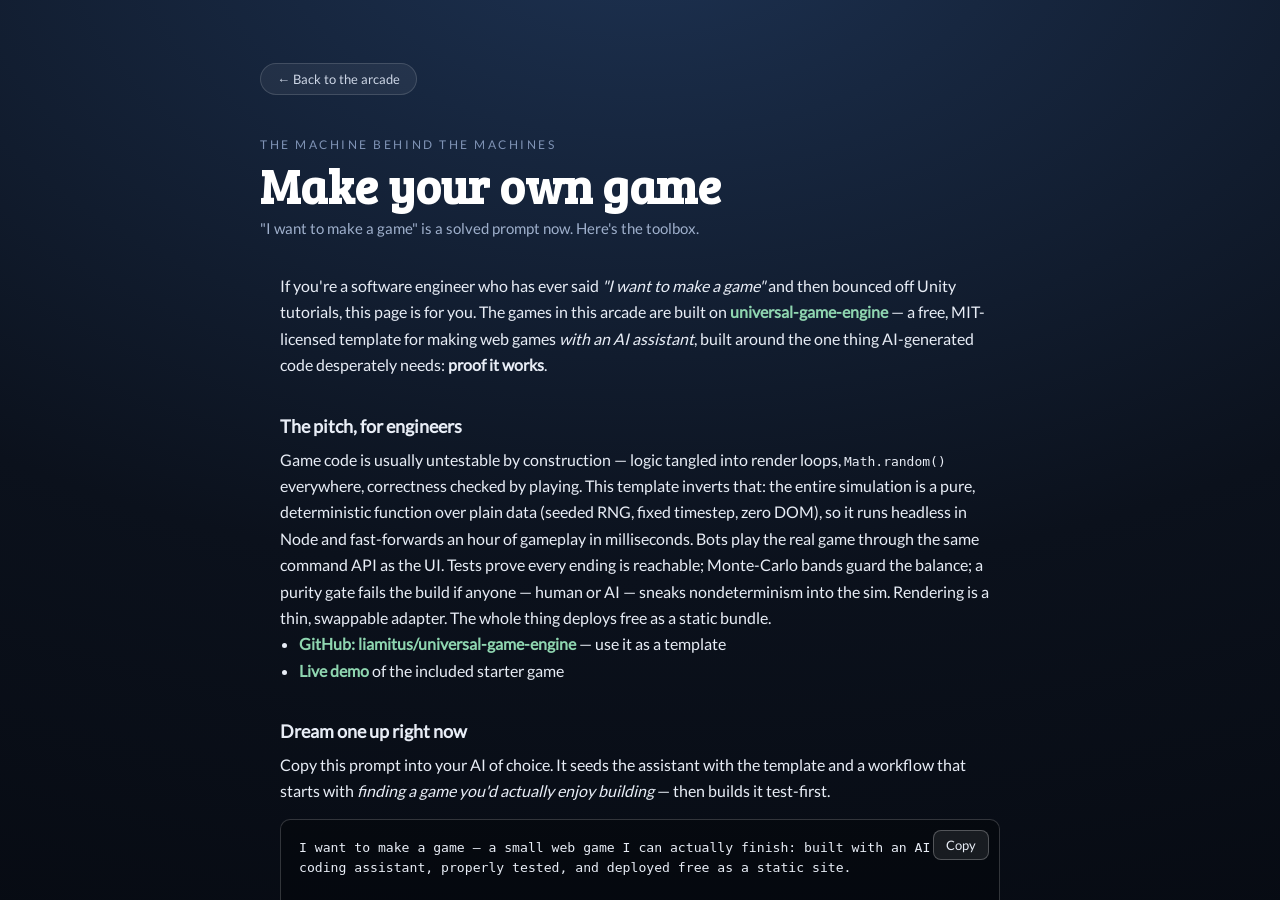
<file: games/make-your-own/index.html>
<!doctype html>
<html lang="en">
  <head>
    <meta charset="utf-8" />
    <title>Make your own game — Liam Howell</title>
    <meta name="viewport" content="width=device-width, initial-scale=1.0" />
    <meta
      name="description"
      content="I want to make a game — where do I start? Use universal-game-engine: a free, open-source, testing-first web game template built for making games with AI assistants like Claude and ChatGPT."
    />
    <link rel="icon" type="image/png" href="/images/favicon-32x32.png" sizes="32x32" />
    <link href="/css/fonts.css" rel="stylesheet" type="text/css" />
    <link href="/css/main.css" rel="stylesheet" type="text/css" />
    <style>
      /* Page-local styles; leans on main.css for fonts/vars/arcade chrome. */
      .myo-body { max-width: 720px; margin: 0 auto; padding: 8px 0 64px; }
      .myo-body a { color: #8fd6b0; }
      .myo-body a:hover, .myo-body a:focus-visible { color: #c4ecd7; }
      .myo-body p, .myo-body li { line-height: 1.65; }
      .myo-body h3 { margin: 36px 0 10px; font-size: 1.15rem; }
      .myo-body ul { padding-left: 1.2em; }
      .myo-links a { font-weight: 700; }
      .myo-prompt {
        position: relative;
        margin: 14px 0 10px;
        border: 1px solid rgba(255, 255, 255, 0.18);
        border-radius: 10px;
        background: rgba(0, 0, 0, 0.28);
        padding: 18px 18px 16px;
      }
      .myo-prompt pre {
        margin: 0;
        white-space: pre-wrap;
        font-family: ui-monospace, SFMono-Regular, Menlo, monospace;
        font-size: 0.82rem;
        line-height: 1.55;
      }
      .myo-copy {
        position: absolute;
        top: 10px;
        right: 10px;
        font: inherit;
        font-size: 0.8rem;
        padding: 6px 12px;
        border-radius: 8px;
        border: 1px solid rgba(255, 255, 255, 0.25);
        background: rgba(255, 255, 255, 0.08);
        color: inherit;
        cursor: pointer;
      }
      .myo-copy:hover { background: rgba(255, 255, 255, 0.16); }
      .myo-run { display: flex; flex-wrap: wrap; gap: 10px; margin: 14px 0 4px; }
      .myo-run a, .myo-run a:hover {
        display: inline-block;
        padding: 10px 16px;
        border-radius: 10px;
        font-weight: 700;
        text-decoration: none;
        color: #eef4f9;
        border: 1px solid rgba(255, 255, 255, 0.25);
        background: rgba(255, 255, 255, 0.08);
      }
      .myo-run a:hover { background: rgba(255, 255, 255, 0.18); }
      .myo-fineprint { font-size: 0.82rem; opacity: 0.75; }
    </style>
  </head>
  <body class="arcade-open">
    <section class="games-room" aria-label="Make your own game">
      <div class="room-inner">
        <a class="room-back" href="/games/" style="display:inline-block">
          <span aria-hidden="true">&larr;</span> Back to the arcade
        </a>
        <header class="room-head">
          <span class="room-kicker">The machine behind the machines</span>
          <h2 class="room-title">Make your own game</h2>
          <p class="room-sub">"I want to make a game" is a solved prompt now. Here's the toolbox.</p>
        </header>

        <div class="myo-body">
          <p>
            If you're a software engineer who has ever said <em>"I want to make a game"</em> and then
            bounced off Unity tutorials, this page is for you. The games in this arcade are built on
            <a href="https://github.com/liamitus/universal-game-engine" target="_blank" rel="noopener"
              ><strong>universal-game-engine</strong></a
            >
            — a free, MIT-licensed template for making web games <em>with an AI assistant</em>, built
            around the one thing AI-generated code desperately needs: <strong>proof it works</strong>.
          </p>

          <h3>The pitch, for engineers</h3>
          <p>
            Game code is usually untestable by construction — logic tangled into render loops,
            <code>Math.random()</code> everywhere, correctness checked by playing. This template
            inverts that: the entire simulation is a pure, deterministic function over plain data
            (seeded RNG, fixed timestep, zero DOM), so it runs headless in Node and fast-forwards an
            hour of gameplay in milliseconds. Bots play the real game through the same command API as
            the UI. Tests prove every ending is reachable; Monte-Carlo bands guard the balance; a
            purity gate fails the build if anyone — human or AI — sneaks nondeterminism into the sim.
            Rendering is a thin, swappable adapter. The whole thing deploys free as a static bundle.
          </p>
          <ul class="myo-links">
            <li><a href="https://github.com/liamitus/universal-game-engine" target="_blank" rel="noopener">GitHub: liamitus/universal-game-engine</a> — use it as a template</li>
            <li><a href="/universal-game-engine/" target="_blank" rel="noopener">Live demo</a> of the included starter game</li>
          </ul>

          <h3>Dream one up right now</h3>
          <p>
            Copy this prompt into your AI of choice. It seeds the assistant with the template and a
            workflow that starts with <em>finding a game you'd actually enjoy building</em> — then
            builds it test-first.
          </p>

          <div class="myo-prompt">
            <button class="myo-copy" id="copy-btn" type="button">Copy</button>
            <pre id="uge-prompt">I want to make a game — a small web game I can actually finish: built with an AI coding assistant, properly tested, and deployed free as a static site.

Use this template: https://github.com/liamitus/universal-game-engine — universal-game-engine, a testing-first web game template designed for AI-assisted development. It has a deterministic, headless TypeScript simulation core (seeded RNG, fixed timestep) fully separated from rendering, a command API shared by the UI and by test bots, and a Vitest harness where bot playthroughs prove the game is winnable and Monte-Carlo balance tests keep the numbers honest. Clone it, read its README and CLAUDE.md, and follow the workflow they describe.

Step 1 — Find the game: ask me up to three questions about what I enjoy, then pitch three concepts sized for a solo dev (one core loop, one screen, a week of evenings). We will pick one together.
Step 2 — Build it the template way: design doc with tuning targets first, then the sim (state, systems, commands), then tests proving a bot can reach every ending, then rendering last.
Step 3 — Ship it: when npm run check is green, deploy the static build for free (a GitHub Pages workflow is included).</pre>
          </div>

          <div class="myo-run">
            <a id="run-claude" href="https://claude.ai/new" target="_blank" rel="noopener">Run it in Claude &rarr;</a>
            <a id="run-chatgpt" href="https://chatgpt.com/" target="_blank" rel="noopener">Run it in ChatGPT &rarr;</a>
          </div>
          <p class="myo-fineprint">
            The buttons prefill the prompt. An agentic coding tool (Claude Code, Codex, Cursor) will
            take it furthest — it can clone the repo and run the tests — but chat works: paste the
            prompt, dream up the game, and bring the plan to your editor.
          </p>
        </div>
      </div>
    </section>

    <script>
      (function () {
        var prompt = document.getElementById('uge-prompt').textContent;
        var q = encodeURIComponent(prompt);
        document.getElementById('run-claude').href = 'https://claude.ai/new?q=' + q;
        document.getElementById('run-chatgpt').href = 'https://chatgpt.com/?q=' + q;
        var btn = document.getElementById('copy-btn');
        btn.addEventListener('click', function () {
          navigator.clipboard.writeText(prompt).then(function () {
            btn.textContent = 'Copied ✓';
            setTimeout(function () { btn.textContent = 'Copy'; }, 1600);
          });
        });
      })();
    </script>
  </body>
</html>
</file>
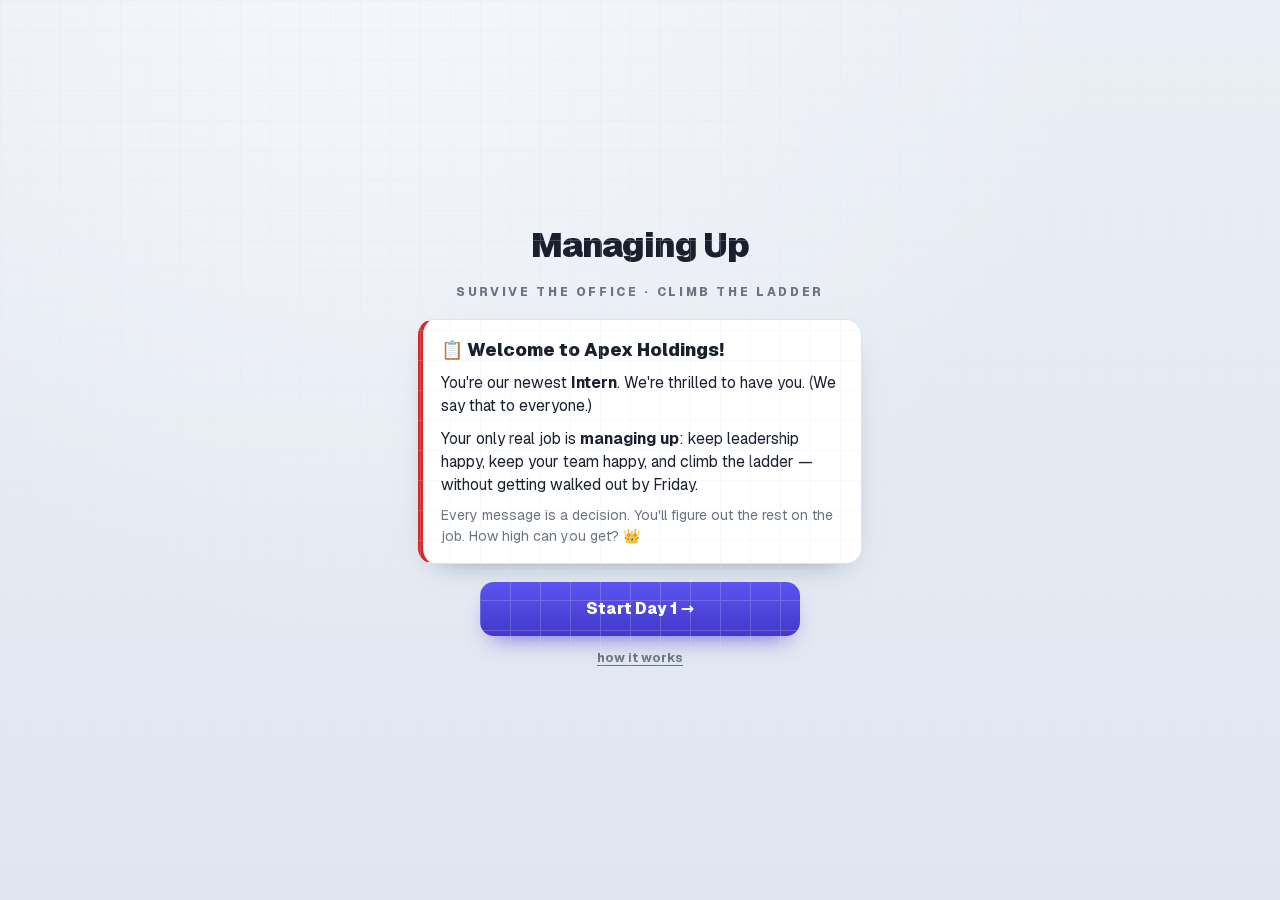
<file: games/managing-up/index.html>
<!DOCTYPE html><html lang="en" class="geist_a71539c9-module__T19VSG__variable geist_mono_8d43a2aa-module__8Li5zG__variable h-full antialiased"><head><meta charSet="utf-8"/><meta name="viewport" content="width=device-width, initial-scale=1, maximum-scale=1"/><link rel="preload" href="/games/managing-up/_next/static/media/797e433ab948586e-s.p.0r6juujl39pe6.woff2" as="font" crossorigin="" type="font/woff2"/><link rel="preload" href="/games/managing-up/_next/static/media/caa3a2e1cccd8315-s.p.0wgildi0cnwt9.woff2" as="font" crossorigin="" type="font/woff2"/><link rel="stylesheet" href="/games/managing-up/_next/static/chunks/0chglmztxphtd.css" data-precedence="next"/><link rel="preload" as="script" fetchPriority="low" href="/games/managing-up/_next/static/chunks/1jq4o6yq14o4c.js"/><script src="/games/managing-up/_next/static/chunks/28l6tuhcxb_q0.js" async=""></script><script src="/games/managing-up/_next/static/chunks/2nykiepra7i1k.js" async=""></script><script src="/games/managing-up/_next/static/chunks/turbopack-0-dv41p-tmj64.js" async=""></script><script src="/games/managing-up/_next/static/chunks/158myu8e_yme3.js" async=""></script><script src="/games/managing-up/_next/static/chunks/0qtizpbfeg8xr.js" async=""></script><meta name="next-size-adjust" content=""/><meta name="theme-color" content="#0a0d16"/><title>Managing Up — survive the org chart</title><meta name="description" content="An office survival game. Climb the corporate ladder one terrible decision at a time — juggle your Clout and Cred, dodge the receipts, and try not to get escorted out."/><link rel="icon" href="/games/managing-up/icon.svg?icon.03qsq4khar91u.svg" sizes="any" type="image/svg+xml"/><script src="/games/managing-up/_next/static/chunks/0cz1d0mv5g_q7.js" noModule=""></script></head><body class="min-h-full flex flex-col"><div hidden=""><!--$--><!--/$--></div><main class="mu grid-bg"><div class="boot">Managing Up…</div></main><!--$--><!--/$--><script src="/games/managing-up/_next/static/chunks/1jq4o6yq14o4c.js" id="_R_" async=""></script><script>(self.__next_f=self.__next_f||[]).push([0])</script><script>self.__next_f.push([1,"1:\"$Sreact.fragment\"\n2:I[39756,[\"/games/managing-up/_next/static/chunks/158myu8e_yme3.js\"],\"default\"]\n3:I[37457,[\"/games/managing-up/_next/static/chunks/158myu8e_yme3.js\"],\"default\"]\n4:I[47257,[\"/games/managing-up/_next/static/chunks/158myu8e_yme3.js\"],\"ClientPageRoot\"]\n5:I[31713,[\"/games/managing-up/_next/static/chunks/158myu8e_yme3.js\",\"/games/managing-up/_next/static/chunks/0qtizpbfeg8xr.js\"],\"default\"]\n8:I[97367,[\"/games/managing-up/_next/static/chunks/158myu8e_yme3.js\"],\"OutletBoundary\"]\n9:\"$Sreact.suspense\"\nb:I[97367,[\"/games/managing-up/_next/static/chunks/158myu8e_yme3.js\"],\"ViewportBoundary\"]\nd:I[97367,[\"/games/managing-up/_next/static/chunks/158myu8e_yme3.js\"],\"MetadataBoundary\"]\nf:I[68027,[\"/games/managing-up/_next/static/chunks/158myu8e_yme3.js\"],\"default\",1]\n:HL[\"/games/managing-up/_next/static/chunks/0chglmztxphtd.css\",\"style\"]\n:HL[\"/games/managing-up/_next/static/media/797e433ab948586e-s.p.0r6juujl39pe6.woff2\",\"font\",{\"crossOrigin\":\"\",\"type\":\"font/woff2\"}]\n:HL[\"/games/managing-up/_next/static/media/caa3a2e1cccd8315-s.p.0wgildi0cnwt9.woff2\",\"font\",{\"crossOrigin\":\"\",\"type\":\"font/woff2\"}]\n"])</script><script>self.__next_f.push([1,"0:{\"P\":null,\"c\":[\"\",\"\"],\"q\":\"\",\"i\":false,\"f\":[[[\"\",{\"children\":[\"__PAGE__\",{}]},\"$undefined\",\"$undefined\",16],[[\"$\",\"$1\",\"c\",{\"children\":[[[\"$\",\"link\",\"0\",{\"rel\":\"stylesheet\",\"href\":\"/games/managing-up/_next/static/chunks/0chglmztxphtd.css\",\"precedence\":\"next\",\"crossOrigin\":\"$undefined\",\"nonce\":\"$undefined\"}],[\"$\",\"script\",\"script-0\",{\"src\":\"/games/managing-up/_next/static/chunks/158myu8e_yme3.js\",\"async\":true,\"nonce\":\"$undefined\"}]],[\"$\",\"html\",null,{\"lang\":\"en\",\"className\":\"geist_a71539c9-module__T19VSG__variable geist_mono_8d43a2aa-module__8Li5zG__variable h-full antialiased\",\"children\":[\"$\",\"body\",null,{\"className\":\"min-h-full flex flex-col\",\"children\":[\"$\",\"$L2\",null,{\"parallelRouterKey\":\"children\",\"error\":\"$undefined\",\"errorStyles\":\"$undefined\",\"errorScripts\":\"$undefined\",\"template\":[\"$\",\"$L3\",null,{}],\"templateStyles\":\"$undefined\",\"templateScripts\":\"$undefined\",\"notFound\":[[[\"$\",\"title\",null,{\"children\":\"404: This page could not be found.\"}],[\"$\",\"div\",null,{\"style\":{\"fontFamily\":\"system-ui,\\\"Segoe UI\\\",Roboto,Helvetica,Arial,sans-serif,\\\"Apple Color Emoji\\\",\\\"Segoe UI Emoji\\\"\",\"height\":\"100vh\",\"textAlign\":\"center\",\"display\":\"flex\",\"flexDirection\":\"column\",\"alignItems\":\"center\",\"justifyContent\":\"center\"},\"children\":[\"$\",\"div\",null,{\"children\":[[\"$\",\"style\",null,{\"dangerouslySetInnerHTML\":{\"__html\":\"body{color:#000;background:#fff;margin:0}.next-error-h1{border-right:1px solid rgba(0,0,0,.3)}@media (prefers-color-scheme:dark){body{color:#fff;background:#000}.next-error-h1{border-right:1px solid rgba(255,255,255,.3)}}\"}}],[\"$\",\"h1\",null,{\"className\":\"next-error-h1\",\"style\":{\"display\":\"inline-block\",\"margin\":\"0 20px 0 0\",\"padding\":\"0 23px 0 0\",\"fontSize\":24,\"fontWeight\":500,\"verticalAlign\":\"top\",\"lineHeight\":\"49px\"},\"children\":404}],[\"$\",\"div\",null,{\"style\":{\"display\":\"inline-block\"},\"children\":[\"$\",\"h2\",null,{\"style\":{\"fontSize\":14,\"fontWeight\":400,\"lineHeight\":\"49px\",\"margin\":0},\"children\":\"This page could not be found.\"}]}]]}]}]],[]],\"forbidden\":\"$undefined\",\"unauthorized\":\"$undefined\"}]}]}]]}],{\"children\":[[\"$\",\"$1\",\"c\",{\"children\":[[\"$\",\"$L4\",null,{\"Component\":\"$5\",\"serverProvidedParams\":{\"searchParams\":{},\"params\":{},\"promises\":[\"$@6\",\"$@7\"]}}],[[\"$\",\"script\",\"script-0\",{\"src\":\"/games/managing-up/_next/static/chunks/0qtizpbfeg8xr.js\",\"async\":true,\"nonce\":\"$undefined\"}]],[\"$\",\"$L8\",null,{\"children\":[\"$\",\"$9\",null,{\"name\":\"Next.MetadataOutlet\",\"children\":\"$@a\"}]}]]}],{},null,false,null]},null,false,null],[\"$\",\"$1\",\"h\",{\"children\":[null,[\"$\",\"$Lb\",null,{\"children\":\"$Lc\"}],[\"$\",\"div\",null,{\"hidden\":true,\"children\":[\"$\",\"$Ld\",null,{\"children\":[\"$\",\"$9\",null,{\"name\":\"Next.Metadata\",\"children\":\"$Le\"}]}]}],[\"$\",\"meta\",null,{\"name\":\"next-size-adjust\",\"content\":\"\"}]]}],false]],\"m\":\"$undefined\",\"G\":[\"$f\",[[\"$\",\"link\",\"0\",{\"rel\":\"stylesheet\",\"href\":\"/games/managing-up/_next/static/chunks/0chglmztxphtd.css\",\"precedence\":\"next\",\"crossOrigin\":\"$undefined\",\"nonce\":\"$undefined\"}]]],\"S\":true,\"h\":null,\"s\":\"$undefined\",\"l\":\"$undefined\",\"p\":\"$undefined\",\"d\":\"$undefined\",\"b\":\"dkukntJGVqbgW5BgNYoSK\"}\n"])</script><script>self.__next_f.push([1,"6:{}\n7:\"$0:f:0:1:1:children:0:props:children:0:props:serverProvidedParams:params\"\n"])</script><script>self.__next_f.push([1,"c:[[\"$\",\"meta\",\"0\",{\"charSet\":\"utf-8\"}],[\"$\",\"meta\",\"1\",{\"name\":\"viewport\",\"content\":\"width=device-width, initial-scale=1, maximum-scale=1\"}],[\"$\",\"meta\",\"2\",{\"name\":\"theme-color\",\"content\":\"#0a0d16\"}]]\n"])</script><script>self.__next_f.push([1,"10:I[27201,[\"/games/managing-up/_next/static/chunks/158myu8e_yme3.js\"],\"IconMark\"]\na:null\ne:[[\"$\",\"title\",\"0\",{\"children\":\"Managing Up — survive the org chart\"}],[\"$\",\"meta\",\"1\",{\"name\":\"description\",\"content\":\"An office survival game. Climb the corporate ladder one terrible decision at a time — juggle your Clout and Cred, dodge the receipts, and try not to get escorted out.\"}],[\"$\",\"link\",\"2\",{\"rel\":\"icon\",\"href\":\"/games/managing-up/icon.svg?icon.03qsq4khar91u.svg\",\"sizes\":\"any\",\"type\":\"image/svg+xml\"}],[\"$\",\"$L10\",\"3\",{}]]\n"])</script></body></html>
</file>
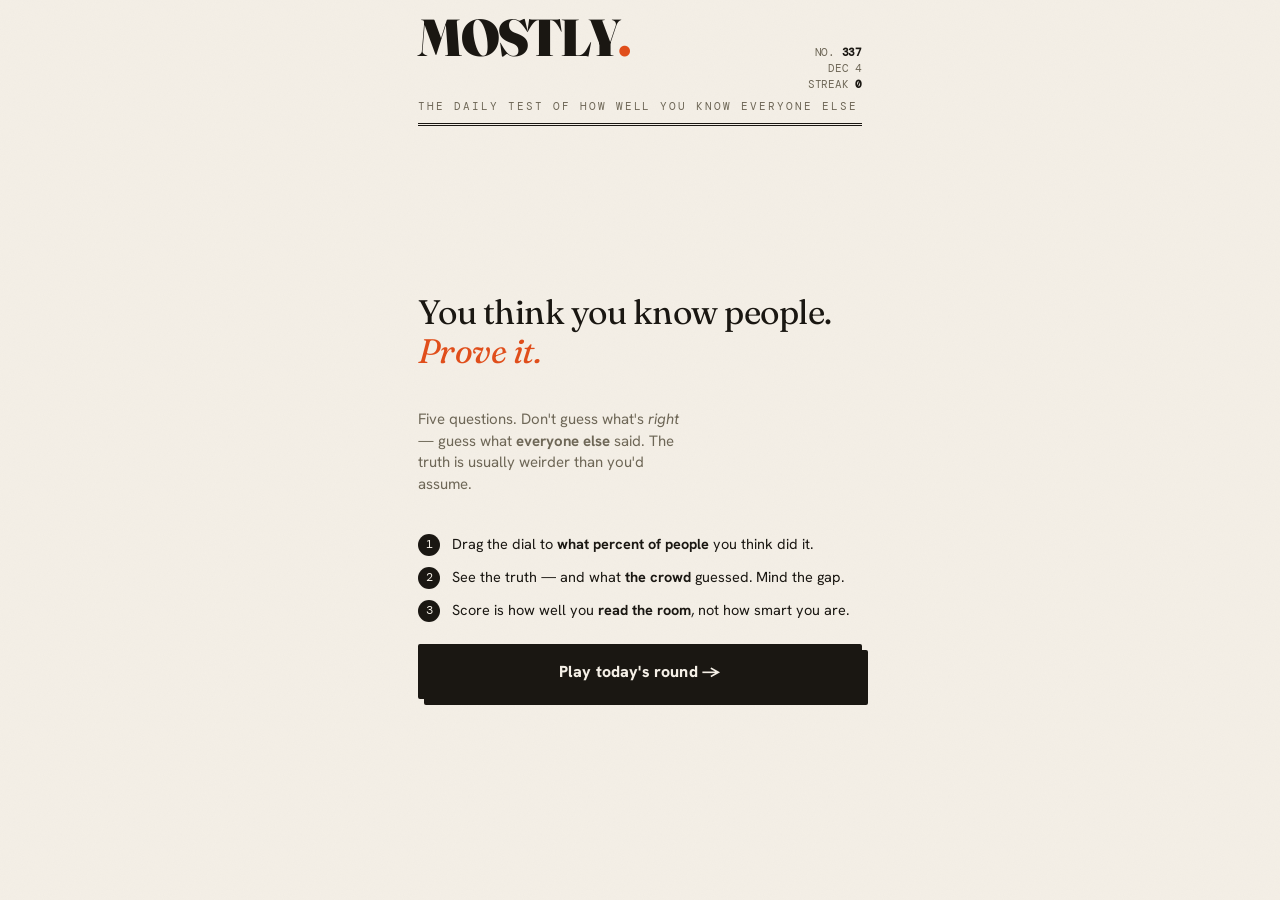
<file: games/mostly/index.html>
<!doctype html>
<html lang="en">
<head>
<meta charset="utf-8" />
<meta name="viewport" content="width=device-width, initial-scale=1, viewport-fit=cover, maximum-scale=1" />
<title>MOSTLY — guess what everyone else said</title>
<meta name="description" content="Guess what percent of people did it — then see how wrong we all are about each other. A daily game. New round every day." />
<meta name="robots" content="noindex" />
<meta name="theme-color" content="#F4EFE6" />
<meta name="apple-mobile-web-app-capable" content="yes" />
<meta property="og:title" content="MOSTLY — guess what everyone else said" />
<meta property="og:description" content="You think you know people. Prove it. A daily game about how badly we misjudge each other." />
<link rel="icon" type="image/png" href="/images/favicon-32x32.png" sizes="32x32" />
<link rel="apple-touch-icon" href="/images/apple-touch-icon-180x180.png" />
<link rel="preconnect" href="https://fonts.googleapis.com" />
<link rel="preconnect" href="https://fonts.gstatic.com" crossorigin />
<link href="https://fonts.googleapis.com/css2?family=Fraunces:ital,opsz,wght@0,9..144,400;0,9..144,600;0,9..144,900;1,9..144,500&family=Hanken+Grotesk:wght@400;500;700;800&family=DM+Mono:wght@400;500&display=swap" rel="stylesheet" />
<style>
  :root{
    --paper:#F4EFE6;
    --paper-2:#EBE3D4;
    --ink:#1A1712;
    --muted:#6E6757;
    --hair:#1A1712;
    --you:#137A7F;       /* deep teal  */
    --truth:#E04E1B;     /* vermilion  */
    --crowd:#9A8F7B;     /* taupe      */
    --gold:#E0A21B;
    --shadow: 6px 6px 0 var(--ink);
    --serif:"Fraunces", Georgia, serif;
    --sans:"Hanken Grotesk", system-ui, sans-serif;
    --mono:"DM Mono", ui-monospace, monospace;
  }
  *{ box-sizing:border-box; -webkit-tap-highlight-color:transparent; }
  html,body{ margin:0; height:100%; }
  body{
    background:var(--paper);
    color:var(--ink);
    font-family:var(--sans);
    line-height:1.45;
    /* subtle paper grain */
    background-image:url("data:image/svg+xml,%3Csvg xmlns='http://www.w3.org/2000/svg' width='120' height='120'%3E%3Cfilter id='n'%3E%3CfeTurbulence type='fractalNoise' baseFrequency='0.85' numOctaves='2' stitchTiles='stitch'/%3E%3CfeColorMatrix type='saturate' values='0'/%3E%3C/filter%3E%3Crect width='100%25' height='100%25' filter='url(%23n)' opacity='0.035'/%3E%3C/svg%3E");
    overscroll-behavior:none;
  }
  .app{
    max-width:480px; margin:0 auto; min-height:100%;
    display:flex; flex-direction:column;
    padding:max(14px, env(safe-area-inset-top)) 18px max(18px, env(safe-area-inset-bottom));
  }

  /* ---------- masthead ---------- */
  header{ border-bottom:3px double var(--ink); padding-bottom:8px; }
  .masthead{ display:flex; align-items:baseline; justify-content:space-between; gap:8px; }
  .wordmark{
    font-family:var(--serif); font-weight:900; font-size:clamp(34px,12vw,52px);
    letter-spacing:-.04em; line-height:.9; margin:0;
    font-variation-settings:"opsz" 144, "SOFT" 0, "WONK" 1;
  }
  .wordmark .dot{ color:var(--truth); }
  .ticker{ font-family:var(--mono); font-size:11px; color:var(--muted); text-align:right; letter-spacing:-.02em; }
  .ticker b{ color:var(--ink); }
  .kicker{ font-family:var(--mono); font-size:11px; letter-spacing:.18em; text-transform:uppercase; color:var(--muted); margin-top:6px; }

  main{ flex:1; display:flex; flex-direction:column; }

  /* ---------- screens ---------- */
  .screen{ display:none; flex:1; flex-direction:column; }
  .screen.active{ display:flex; animation:fadein .35s ease both; }
  @keyframes fadein{ from{ opacity:0; transform:translateY(6px);} to{opacity:1; transform:none;} }

  /* ---------- intro ---------- */
  #intro{ justify-content:center; gap:22px; padding:8px 0 24px; }
  .lede{ font-family:var(--serif); font-weight:400; font-size:clamp(25px,7.4vw,34px); line-height:1.16; letter-spacing:-.015em; }
  .lede em{ font-style:italic; color:var(--truth); }
  .sub{ color:var(--muted); font-size:15px; max-width:34ch; }
  .rules{ list-style:none; padding:0; margin:0; display:grid; gap:10px; }
  .rules li{ display:flex; gap:12px; align-items:flex-start; font-size:14.5px; }
  .rules .num{ font-family:var(--mono); font-size:12px; background:var(--ink); color:var(--paper); width:22px; height:22px; flex:none; display:grid; place-items:center; border-radius:50%; margin-top:1px; }

  .btn{
    font-family:var(--sans); font-weight:800; font-size:16px; letter-spacing:.01em;
    background:var(--ink); color:var(--paper); border:2px solid var(--ink);
    padding:15px 18px; border-radius:2px; cursor:pointer; width:100%;
    box-shadow:var(--shadow); transition:transform .08s ease, box-shadow .08s ease;
  }
  .btn:active{ transform:translate(6px,6px); box-shadow:0 0 0 var(--ink); }
  .btn.ghost{ background:var(--paper); color:var(--ink); }
  .btn.accent{ background:var(--truth); border-color:var(--ink); color:#fff; }
  .btn[disabled]{ opacity:.4; cursor:not-allowed; box-shadow:none; transform:none; }
  .btn-row{ display:flex; gap:10px; }
  .btn-row .btn{ width:auto; flex:1; }

  /* ---------- game ---------- */
  #game{ padding-top:14px; }
  .progress{ display:flex; gap:6px; margin-bottom:18px; }
  .pip{ flex:1; height:5px; background:var(--paper-2); border:1px solid var(--ink); border-radius:2px; overflow:hidden; }
  .pip.done{ background:var(--ink); }
  .pip.cur{ background:var(--you); }

  .qcount{ font-family:var(--mono); font-size:11px; letter-spacing:.16em; text-transform:uppercase; color:var(--muted); margin-bottom:6px; }
  .question{ font-family:var(--serif); font-weight:600; font-size:clamp(24px,6.6vw,32px); line-height:1.14; letter-spacing:-.018em; margin:0 0 4px; }
  .question .grp{ color:var(--truth); font-style:italic; font-weight:500; }
  .qhint{ color:var(--muted); font-size:13.5px; margin-bottom:8px; }

  /* hero readout */
  .readout{ text-align:center; margin:14px 0 2px; }
  .readout .pct{
    font-family:var(--serif); font-weight:900; font-size:clamp(64px,22vw,104px);
    line-height:.86; letter-spacing:-.05em; font-variation-settings:"opsz" 144,"WONK" 1;
  }
  .readout .pct .sign{ font-size:.42em; vertical-align:.42em; color:var(--muted); font-weight:600; margin-left:2px; }
  .readout .lab{ font-family:var(--mono); font-size:11px; letter-spacing:.2em; text-transform:uppercase; color:var(--you); }

  /* spectrum */
  .spectrum{ position:relative; margin:30px 4px 8px; touch-action:none; }
  .track{ position:relative; height:18px; background:var(--paper-2); border:2px solid var(--ink); border-radius:999px; }
  .fill{ position:absolute; inset:0 auto 0 0; width:0%; background:var(--you); border-radius:999px 0 0 999px; }
  .truthfill{ position:absolute; top:0; bottom:0; left:0; width:0%; background:repeating-linear-gradient(45deg,rgba(224,78,27,.30),rgba(224,78,27,.30) 6px,rgba(224,78,27,.14) 6px,rgba(224,78,27,.14) 12px); border-radius:999px 0 0 999px; opacity:0; transition:width .9s cubic-bezier(.2,.8,.2,1), opacity .3s; }
  .thumb{
    position:absolute; top:50%; left:0%; width:40px; height:40px; transform:translate(-50%,-50%);
    background:var(--paper); border:3px solid var(--you); border-radius:50%; cursor:grab;
    box-shadow:3px 3px 0 var(--ink); display:grid; place-items:center; touch-action:none;
  }
  .thumb:active{ cursor:grabbing; }
  .thumb::after{ content:""; width:8px; height:8px; border-radius:50%; background:var(--you); }
  .thumb:focus-visible{ outline:3px solid var(--gold); outline-offset:3px; }
  .scale{ display:flex; justify-content:space-between; font-family:var(--mono); font-size:11px; color:var(--muted); margin-top:8px; padding:0 2px; }
  .scale span:nth-child(2){ opacity:.6; }

  /* reveal markers */
  .marker{ position:absolute; top:50%; width:2px; height:40px; transform:translate(-50%,-50%); opacity:0; transition:opacity .3s, left .9s cubic-bezier(.2,.8,.2,1); pointer-events:none; }
  .marker .pin{ position:absolute; left:50%; transform:translateX(-50%); top:-26px; font-family:var(--mono); font-size:10px; letter-spacing:.04em; white-space:nowrap; padding:2px 5px; border:1.5px solid var(--ink); background:var(--paper); border-radius:2px; }
  .marker .pin.below{ top:auto; bottom:-26px; }
  .marker.crowd{ background:var(--crowd); }
  .marker.crowd .pin{ color:var(--crowd); }
  .marker.truth{ background:var(--truth); height:54px; width:3px; }
  .marker.truth .pin{ color:#fff; background:var(--truth); border-color:var(--truth); font-weight:500; }
  .marker.show{ opacity:1; }

  /* tale of the tape */
  .tape{ margin-top:30px; display:grid; gap:0; border:2px solid var(--ink); border-radius:3px; overflow:hidden; opacity:0; }
  .tape.show{ opacity:1; }
  .taperow{ display:grid; grid-template-columns:1fr auto auto; align-items:center; gap:10px; padding:11px 13px; border-bottom:1.5px solid var(--ink); opacity:0; transform:translateX(-8px); }
  .taperow:last-child{ border-bottom:0; }
  .taperow.in{ animation:slidein .4s ease both; }
  @keyframes slidein{ to{ opacity:1; transform:none; } }
  .taperow .who{ display:flex; align-items:center; gap:9px; font-weight:700; font-size:14px; }
  .taperow .who i{ width:11px; height:11px; border-radius:50%; display:inline-block; }
  .taperow.you{ background:rgba(19,122,127,.07); } .taperow.you i{ background:var(--you); }
  .taperow.crowd i{ background:var(--crowd); }
  .taperow.truth{ background:var(--truth); color:#fff; } .taperow.truth i{ background:#fff; }
  .taperow .val{ font-family:var(--mono); font-size:18px; font-weight:500; }
  .taperow .off{ font-family:var(--mono); font-size:11px; color:var(--muted); min-width:62px; text-align:right; }
  .taperow.truth .off{ color:rgba(255,255,255,.8); }
  .grade{ font-size:18px; }

  .twist{ margin-top:16px; font-family:var(--serif); font-style:italic; font-size:17px; line-height:1.34; opacity:0; transition:opacity .5s; }
  .twist.show{ opacity:1; }
  .twist::before{ content:"“"; color:var(--truth); font-weight:900; }
  .twist::after{ content:"”"; color:var(--truth); font-weight:900; }

  .actionbar{ margin-top:auto; padding-top:20px; }

  /* ---------- results ---------- */
  #results{ padding-top:10px; }
  .result-head{ display:flex; justify-content:space-between; align-items:baseline; font-family:var(--mono); font-size:11px; letter-spacing:.1em; color:var(--muted); text-transform:uppercase; margin:4px 2px 12px; }
  .result-head .rh-no{ color:var(--ink); }
  .share-stage{ width:74%; max-width:300px; margin:0 auto; min-height:420px; display:grid; place-items:center; }
  .share-stage canvas{ width:100%; height:auto; display:block; border:2px solid var(--ink); border-radius:7px; box-shadow:var(--shadow); animation:cardpop .45s cubic-bezier(.2,.9,.3,1.2) both; }
  @keyframes cardpop{ from{ opacity:0; transform:scale(.94) translateY(8px);} to{opacity:1; transform:none;} }
  .rendering{ font-family:var(--mono); font-size:12px; color:var(--muted); }
  .verdict-card{ border:2.5px solid var(--ink); border-radius:4px; background:var(--paper); box-shadow:var(--shadow); padding:20px 18px; }
  .vc-top{ display:flex; justify-content:space-between; align-items:baseline; border-bottom:1.5px solid var(--ink); padding-bottom:8px; }
  .vc-top .no{ font-family:var(--mono); font-size:12px; letter-spacing:.1em; }
  .vc-top .date{ font-family:var(--mono); font-size:11px; color:var(--muted); }
  .verdict-title{ font-family:var(--serif); font-weight:900; font-size:clamp(30px,9vw,42px); line-height:1; letter-spacing:-.03em; margin:16px 0 8px; font-variation-settings:"opsz" 144,"WONK" 1; }
  .verdict-sub{ font-family:var(--serif); font-style:italic; font-size:17px; color:var(--ink); line-height:1.3; }
  .emojis{ font-size:30px; letter-spacing:5px; margin:18px 0 4px; }
  .stat-grid{ display:grid; grid-template-columns:1fr 1fr; gap:0; margin-top:16px; border-top:1.5px solid var(--ink); }
  .stat{ padding:12px 4px; text-align:center; border-right:1.5px solid var(--ink); }
  .stat:last-child{ border-right:0; }
  .stat .big{ font-family:var(--serif); font-weight:900; font-size:30px; line-height:1; }
  .stat .lab{ font-family:var(--mono); font-size:9.5px; letter-spacing:.13em; text-transform:uppercase; color:var(--muted); margin-top:5px; }
  .gapnote{ margin-top:16px; font-size:13.5px; color:var(--muted); text-align:center; line-height:1.4; }
  .gapnote b{ color:var(--ink); }

  .countdown{ text-align:center; font-family:var(--mono); font-size:12px; color:var(--muted); margin-top:18px; }
  .countdown b{ color:var(--truth); }

  footer{ text-align:center; font-family:var(--mono); font-size:10px; color:var(--muted); padding-top:18px; letter-spacing:.03em; }

  /* toast */
  .toast{ position:fixed; left:50%; bottom:26px; transform:translate(-50%,20px); background:var(--ink); color:var(--paper); font-family:var(--mono); font-size:13px; padding:10px 16px; border-radius:3px; opacity:0; pointer-events:none; transition:.25s; z-index:9; }
  .toast.show{ opacity:1; transform:translate(-50%,0); }
</style>
</head>
<body>
<div class="app">
  <header>
    <div class="masthead">
      <h1 class="wordmark">MOSTLY<span class="dot">.</span></h1>
      <div class="ticker">NO. <b id="t-no">—</b><br /><span id="t-date">—</span><br />STREAK <b id="t-streak">0</b></div>
    </div>
    <div class="kicker">The daily test of how well you know everyone else</div>
  </header>

  <main>
    <!-- INTRO -->
    <section class="screen active" id="intro">
      <div class="lede">You think you know people.<br /><em>Prove it.</em></div>
      <p class="sub">Five questions. Don't guess what's <em>right</em> — guess what <b>everyone else</b> said. The truth is usually weirder than you'd assume.</p>
      <ul class="rules">
        <li><span class="num">1</span><span>Drag the dial to <b>what percent of people</b> you think did it.</span></li>
        <li><span class="num">2</span><span>See the truth — and what <b>the crowd</b> guessed. Mind the gap.</span></li>
        <li><span class="num">3</span><span>Score is how well you <b>read the room</b>, not how smart you are.</span></li>
      </ul>
      <button class="btn" id="startBtn">Play today's round →</button>
    </section>

    <!-- GAME -->
    <section class="screen" id="game">
      <div class="progress" id="progress"></div>
      <div class="qcount" id="qcount">Question 1 of 5</div>
      <h2 class="question" id="question">—</h2>
      <div class="qhint" id="qhint"></div>

      <div class="readout">
        <div class="pct" id="pct"><span id="pctNum">50</span><span class="sign">%</span></div>
        <div class="lab" id="readlab">← drag your guess →</div>
      </div>

      <div class="spectrum" id="spectrum">
        <div class="track" id="track">
          <div class="truthfill" id="truthfill"></div>
          <div class="fill" id="fill"></div>
          <div class="marker crowd" id="mCrowd"><span class="pin below">CROWD</span></div>
          <div class="marker truth" id="mTruth"><span class="pin">TRUTH</span></div>
          <div class="thumb" id="thumb" role="slider" tabindex="0" aria-valuemin="0" aria-valuemax="100" aria-valuenow="50" aria-label="Your guess, percent"></div>
        </div>
        <div class="scale"><span>0%</span><span>50%</span><span>100%</span></div>
      </div>

      <div class="tape" id="tape">
        <div class="taperow you" id="rowYou"><span class="who"><i></i>You guessed</span><span class="val" id="vYou">—</span><span class="off" id="oYou"></span></div>
        <div class="taperow crowd" id="rowCrowd"><span class="who"><i></i>The crowd guessed</span><span class="val" id="vCrowd">—</span><span class="off" id="oCrowd"></span></div>
        <div class="taperow truth" id="rowTruth"><span class="who"><i></i>Actually <span class="grade" id="grade"></span></span><span class="val" id="vTruth">—</span><span class="off"></span></div>
      </div>

      <div class="twist" id="twist"></div>

      <div class="actionbar">
        <button class="btn" id="lockBtn">Lock it in</button>
      </div>
    </section>

    <!-- RESULTS -->
    <section class="screen" id="results">
      <div class="result-head">
        <span class="rh-no">MOSTLY #<span id="r-no">—</span> · YOUR CARD</span>
        <span class="rh-tip">↓ save it · post it</span>
      </div>
      <div class="share-stage" id="shareStage">
        <div class="rendering" id="rendering">rendering your card…</div>
      </div>

      <div class="actionbar">
        <div class="btn-row">
          <button class="btn accent" id="shareBtn">Share image</button>
          <button class="btn ghost" id="downloadBtn">Save image</button>
        </div>
        <div class="btn-row" style="margin-top:10px">
          <button class="btn ghost" id="challengeBtn">Challenge a friend</button>
          <button class="btn ghost" id="copyBtn">Copy text</button>
        </div>
      </div>
      <div class="countdown" id="countdown"></div>
      <footer>Prototype · figures are illustrative ballparks · the “crowd” will be real players at scale</footer>
    </section>
  </main>
</div>

<div class="toast" id="toast"></div>

<script>
(function(){
  "use strict";

  /* ---------------- data: daily sets ---------------- */
  // truth = real-ish ballpark ; crowd = the typical (wrong) collective guess.
  const SETS = [
    [
      { grp:"U.S. adults", stmt:"hold a valid passport", truth:48, crowd:33,
        hint:"Right now, today.",
        twist:"Almost everyone guesses low. We picture a country that never leaves — half of it has a passport in a drawer." },
      { grp:"people", stmt:"admit they've lied on a résumé", truth:55, crowd:34,
        hint:"Anonymous surveys, so they're being honest about lying.",
        twist:"We assume honesty is the default. On paper, it's the exception." },
      { grp:"Americans", stmt:"support background checks on ALL gun sales", truth:88, crowd:60,
        hint:"Across both parties.",
        twist:"This is what real consensus looks like. We just never get to see it — so we assume it isn't there." },
      { grp:"adults", stmt:"sleep with their phone within arm's reach", truth:71, crowd:82,
        hint:"On the nightstand, in the bed, under the pillow.",
        twist:"Here we overshoot. We think everyone is as hooked as we secretly fear we are." },
      { grp:"partnered adults", stmt:"keep a money secret from their partner", truth:30, crowd:17,
        hint:"A hidden account, debt, or stash.",
        twist:"The quiet stuff is always more common than anyone says out loud." },
    ],
    [
      { grp:"adults", stmt:"can NOT name all three branches of government", truth:53, crowd:30,
        hint:"Executive, legislative, judicial.",
        twist:"We assume the basics are common knowledge. The basics are not common knowledge." },
      { grp:"people", stmt:"have ghosted someone they were dating", truth:78, crowd:55,
        hint:"Just vanished, no explanation.",
        twist:"Everyone thinks they're the one who got ghosted. The math says most of us did the ghosting too." },
      { grp:"workers", stmt:"would take a pay cut for a 4-day week", truth:64, crowd:48,
        hint:"Fewer hours, less money.",
        twist:"We underestimate how much people want their time back — including ourselves." },
      { grp:"Gen Z adults", stmt:"check their phone within 5 minutes of waking", truth:80, crowd:88,
        hint:"Eyes open, screen on.",
        twist:"We round the young up to 'always.' Reality is high — but not as cartoonish as the panic suggests." },
      { grp:"Americans", stmt:"believe most people can be trusted", truth:34, crowd:52,
        hint:"General social trust.",
        twist:"We assume each other are trusting. Mostly, we've quietly stopped." },
    ],
  ];

  /* ---------------- daily seed ---------------- */
  const EPOCH = Date.UTC(2026,0,1);
  const DAY = Math.floor((Date.now() - EPOCH)/86400000);
  const SET = SETS[((DAY % SETS.length)+SETS.length)%SETS.length];
  const N = SET.length;
  const PUZ_NO = DAY; // public puzzle number

  const $ = function(id){ return document.getElementById(id); };
  const clamp = function(v){ return Math.max(0, Math.min(100, v)); };
  const fmtDate = new Date().toLocaleDateString("en-US",{month:"long",day:"numeric",year:"numeric"});

  /* ---------------- state ---------------- */
  let idx = 0, guess = 50, locked = false;
  const results = []; // {diff, grade, beat}

  /* ---------------- header ---------------- */
  $("t-no").textContent = PUZ_NO;
  $("t-date").textContent = new Date().toLocaleDateString("en-US",{month:"short",day:"numeric"}).toUpperCase();
  (function initStreak(){
    let s = 0;
    try{
      const last = parseInt(localStorage.getItem("mostly_lastday")||"-999",10);
      s = parseInt(localStorage.getItem("mostly_streak")||"0",10) || 0;
      if(last !== DAY && last !== DAY-1) s = 0; // broken streak preview
    }catch(e){}
    $("t-streak").textContent = s;
  })();

  /* ---------------- progress pips ---------------- */
  const progress = $("progress");
  for(let i=0;i<N;i++){ const p=document.createElement("div"); p.className="pip"; progress.appendChild(p); }
  function paintPips(){
    [].forEach.call(progress.children,function(p,i){
      p.className = "pip" + (i<idx?" done":"") + (i===idx?" cur":"");
    });
  }

  /* ---------------- grading ---------------- */
  function grade(diff){
    if(diff<=5)  return {e:"🎯", t:"BULLSEYE"};
    if(diff<=10) return {e:"🟩", t:"SHARP"};
    if(diff<=20) return {e:"🟨", t:"CLOSE-ISH"};
    return {e:"🟥", t:"WAY OFF"};
  }

  /* ---------------- slider ---------------- */
  const track=$("track"), thumb=$("thumb"), fill=$("fill"), pctNum=$("pctNum");
  function setGuess(v, fromInput){
    guess = clamp(Math.round(v));
    thumb.style.left = guess+"%";
    fill.style.width = guess+"%";
    pctNum.textContent = guess;
    thumb.setAttribute("aria-valuenow", guess);
    if(fromInput && !locked){ $("readlab").textContent = "← drag your guess →"; }
  }
  function pointToPct(clientX){
    const r = track.getBoundingClientRect();
    return ((clientX - r.left)/r.width)*100;
  }
  let dragging=false;
  function onDown(e){ if(locked) return; dragging=true; thumb.focus(); move(e); e.preventDefault(); }
  function move(e){
    if(!dragging||locked) return;
    const x = (e.touches?e.touches[0].clientX:e.clientX);
    setGuess(pointToPct(x), true);
    e.preventDefault();
  }
  function onUp(){ dragging=false; }
  $("spectrum").addEventListener("pointerdown", onDown);
  window.addEventListener("pointermove", move);
  window.addEventListener("pointerup", onUp);
  thumb.addEventListener("keydown", function(e){
    if(locked) return;
    const step = e.shiftKey?10:1;
    if(e.key==="ArrowRight"||e.key==="ArrowUp"){ setGuess(guess+step,true); e.preventDefault(); }
    if(e.key==="ArrowLeft"||e.key==="ArrowDown"){ setGuess(guess-step,true); e.preventDefault(); }
  });

  /* ---------------- render a question ---------------- */
  function renderQuestion(){
    locked=false; dragging=false;
    const q = SET[idx];
    $("qcount").textContent = "Question "+(idx+1)+" of "+N;
    $("question").innerHTML = "What percent of <span class='grp'>"+q.grp+"</span> "+q.stmt+"?";
    $("qhint").textContent = q.hint||"";
    paintPips();

    // reset reveal bits
    setGuess(50,true);
    $("readlab").textContent = "← drag your guess →";
    $("readlab").style.color = "var(--you)";
    ["mCrowd","mTruth"].forEach(function(id){ $(id).classList.remove("show"); });
    $("truthfill").style.opacity=0; $("truthfill").style.width="0%";
    $("tape").classList.remove("show");
    ["rowYou","rowCrowd","rowTruth"].forEach(function(id){ $(id).classList.remove("in"); });
    $("twist").classList.remove("show"); $("twist").textContent = q.twist;
    const lb=$("lockBtn"); lb.textContent="Lock it in"; lb.disabled=false; lb.className="btn";
  }

  /* ---------------- reveal ---------------- */
  function reveal(){
    if(locked) return; locked=true;
    const q = SET[idx];
    const diff = Math.abs(guess - q.truth);
    const crowdDiff = Math.abs(q.crowd - q.truth);
    const g = grade(diff);
    const beat = diff < crowdDiff;
    results.push({diff:diff, grade:g, beat:beat});

    $("readlab").textContent = "YOU LOCKED IN";
    $("readlab").style.color = "var(--muted)";
    const lb=$("lockBtn"); lb.disabled=true; lb.textContent="Revealing…";

    // 1) crowd marker
    setTimeout(function(){
      const mc=$("mCrowd"); mc.style.left=q.crowd+"%"; mc.classList.add("show");
    },350);

    // 2) truth sweep + marker
    setTimeout(function(){
      $("truthfill").style.opacity=1; $("truthfill").style.width=q.truth+"%";
      const mt=$("mTruth"); mt.style.left=q.truth+"%"; mt.classList.add("show");
      if(navigator.vibrate){ try{navigator.vibrate(18);}catch(e){} }
    },950);

    // 3) tale of the tape
    setTimeout(function(){
      $("tape").classList.add("show");
      $("vYou").textContent=guess+"%"; $("oYou").textContent="off by "+diff;
      $("vCrowd").textContent=q.crowd+"%"; $("oCrowd").textContent="off by "+crowdDiff;
      $("vTruth").textContent=q.truth+"%"; $("grade").textContent=g.e;
      $("rowYou").classList.add("in");
      setTimeout(function(){ $("rowCrowd").classList.add("in"); },180);
      setTimeout(function(){ $("rowTruth").classList.add("in"); },360);
    },1400);

    // 4) twist + next
    setTimeout(function(){
      $("twist").classList.add("show");
      lb.disabled=false;
      lb.textContent = (idx===N-1)? "See your verdict →" : "Next question →";
      lb.className = "btn accent";
    },2100);
  }

  $("lockBtn").addEventListener("click", function(){
    if(!locked){ reveal(); return; }
    if(idx===N-1){ finish(); }
    else { idx++; renderQuestion(); window.scrollTo(0,0); }
  });

  /* ---------------- finish / results ---------------- */
  let shareCanvas=null, shareData=null;

  function finish(){
    const bull = results.filter(function(r){return r.diff<=5;}).length;
    const beat = results.filter(function(r){return r.beat;}).length;
    const avg = Math.round(results.reduce(function(a,r){return a+r.diff;},0)/results.length);
    const emojis = results.map(function(r){return r.grade.e;}).join("");

    let title, sub;
    if(avg<=8){ title="MIND READER"; sub="You actually get people. Genuinely unsettling."; }
    else if(avg<=15){ title="WELL-CALIBRATED"; sub="You read the room better than the room reads itself."; }
    else if(avg<=25){ title="REASSURINGLY AVERAGE"; sub="About as wrong as everyone else. Comforting, isn't it?"; }
    else { title="BEAUTIFULLY CLUELESS"; sub="You have no idea what people think. Good news: neither do they."; }

    const crowdAvg = Math.round(SET.reduce(function(a,q){return a+Math.abs(q.crowd-q.truth);},0)/SET.length);
    // teaser = the prompt the crowd misjudged most (spoiler-free curiosity bait)
    const teaser = SET.slice().sort(function(a,b){ return Math.abs(b.crowd-b.truth)-Math.abs(a.crowd-a.truth); })[0];

    shareData = { no:PUZ_NO, title:title, sub:sub, emojis:emojis, bull:bull, beat:beat, n:N, crowdAvg:crowdAvg, teaser:teaser };
    window.__share = "MOSTLY #"+PUZ_NO+"\n"+emojis+"\nRead the room better than most: "+beat+"/"+N+"\nplay → mostly.game";
    $("r-no").textContent=PUZ_NO;

    // streak bump
    try{
      const last=parseInt(localStorage.getItem("mostly_lastday")||"-999",10);
      let s=parseInt(localStorage.getItem("mostly_streak")||"0",10)||0;
      if(last!==DAY){ s=(last===DAY-1)?s+1:1; localStorage.setItem("mostly_streak",s); localStorage.setItem("mostly_lastday",DAY); }
      $("t-streak").textContent=s;
    }catch(e){}

    show("results");
    startCountdown();
    renderCard();
  }

  function renderCard(){
    drawShareCard(shareData).then(function(cv){
      shareCanvas=cv; const stage=$("shareStage"); stage.innerHTML=""; stage.appendChild(cv);
    }).catch(function(){ $("shareStage").innerHTML="<div class='rendering'>couldn't render card</div>"; });
  }

  /* ---------------- share card (canvas → png) ---------------- */
  function rrect(x,rx,ry,w,h,r){ x.beginPath(); x.moveTo(rx+r,ry); x.arcTo(rx+w,ry,rx+w,ry+h,r); x.arcTo(rx+w,ry+h,rx,ry+h,r); x.arcTo(rx,ry+h,rx,ry,r); x.arcTo(rx,ry,rx+w,ry,r); x.closePath(); }
  function wrap(x,text,px,py,maxW,lineH){
    const words=String(text).split(" "); let line="", yy=py;
    for(let i=0;i<words.length;i++){
      const test=line?line+" "+words[i]:words[i];
      if(x.measureText(test).width>maxW && line){ x.fillText(line,px,yy); line=words[i]; yy+=lineH; }
      else line=test;
    }
    if(line) x.fillText(line,px,yy);
    return yy;
  }
  function ls(x,v){ try{ x.letterSpacing=v; }catch(e){} }
  function ensureFonts(){
    const styles=["900 104px Fraunces","900 92px Fraunces","italic 500 44px Fraunces","italic 600 44px Fraunces","500 30px 'DM Mono'","400 26px 'DM Mono'","400 24px 'DM Mono'"];
    var p=[]; try{ styles.forEach(function(s){ p.push(document.fonts.load(s)); }); }catch(e){}
    return Promise.all(p).catch(function(){}).then(function(){ return document.fonts.ready; }).catch(function(){});
  }
  function drawShareCard(d){
    return ensureFonts().then(function(){
      const W=1080,H=1920,M=100, ink="#1A1712", muted="#6E6757", truth="#E04E1B";
      const c=document.createElement("canvas"); c.width=W; c.height=H;
      const x=c.getContext("2d");
      x.fillStyle="#F4EFE6"; x.fillRect(0,0,W,H);
      const g=x.createRadialGradient(W/2,H*0.42,H*0.18,W/2,H*0.5,H*0.8);
      g.addColorStop(0,"rgba(0,0,0,0)"); g.addColorStop(1,"rgba(26,23,18,0.07)");
      x.fillStyle=g; x.fillRect(0,0,W,H);
      x.textBaseline="alphabetic";

      // masthead
      x.textAlign="left"; x.fillStyle=ink; ls(x,"-3px"); x.font="900 92px Fraunces";
      x.fillText("MOSTLY", M, 152);
      const ww=x.measureText("MOSTLY").width; x.fillStyle=truth; x.fillText(".", M+ww+8, 152); ls(x,"0px");
      x.textAlign="right"; x.fillStyle=muted; x.font="500 30px 'DM Mono'"; x.fillText("NO. "+d.no, W-M, 152);
      x.strokeStyle=ink; x.lineWidth=2;
      x.beginPath(); x.moveTo(M,182); x.lineTo(W-M,182); x.stroke();
      x.beginPath(); x.moveTo(M,189); x.lineTo(W-M,189); x.stroke();
      x.textAlign="left"; x.fillStyle=muted; x.font="400 24px 'DM Mono'"; ls(x,"3px");
      x.fillText("HOW WELL YOU KNOW EVERYONE ELSE", M, 236); ls(x,"0px");

      // verdict
      let y=348;
      x.fillStyle=muted; x.font="500 28px 'DM Mono'"; ls(x,"5px"); x.fillText("TODAY'S VERDICT", M, y); ls(x,"0px");
      x.fillStyle=ink; ls(x,"-2px"); x.font="900 104px Fraunces";
      y=wrap(x, d.title.toUpperCase(), M, y+108, W-2*M, 100); ls(x,"0px");
      x.fillStyle=muted; x.font="italic 500 44px Fraunces";
      y=wrap(x, d.sub, M, y+58, W-2*M, 52);

      // emoji row
      y+=104; x.textAlign="center"; ls(x,"12px"); x.font="86px 'Hanken Grotesk'";
      x.fillStyle=ink; x.fillText(d.emojis, W/2, y); ls(x,"0px"); x.textAlign="left";

      // gap band
      y+=64; const bH=184; rrect(x,M,y,W-2*M,bH,12); x.fillStyle=truth; x.fill();
      x.textAlign="center"; x.fillStyle="rgba(255,255,255,.85)"; x.font="400 26px 'DM Mono'"; ls(x,"3px");
      x.fillText("THE CROWD WAS OFF BY, ON AVERAGE", W/2, y+58); ls(x,"0px");
      x.fillStyle="#fff"; x.font="900 96px Fraunces"; x.fillText(d.crowdAvg+" POINTS", W/2, y+150); x.textAlign="left";

      // teaser
      y+=bH+72; const tH=300; x.strokeStyle=ink; x.lineWidth=3; rrect(x,M,y,W-2*M,tH,10); x.stroke();
      x.fillStyle=muted; x.font="500 25px 'DM Mono'"; ls(x,"3px"); x.fillText("COULD YOU HAVE CALLED THIS ONE?", M+44, y+64); ls(x,"0px");
      x.fillStyle=ink; x.font="italic 600 44px Fraunces";
      wrap(x, "“What % of "+d.teaser.grp+" "+d.teaser.stmt+"?”", M+44, y+130, W-2*M-88, 52);
      x.fillStyle=truth; x.font="500 26px 'DM Mono'"; x.fillText("▶ play to find out", M+44, y+tH-36);

      // footer
      x.textAlign="center"; x.fillStyle=ink; x.font="900 76px Fraunces"; ls(x,"-1px");
      x.fillText("MOSTLY.GAME", W/2, H-160); ls(x,"0px");
      x.fillStyle=muted; x.font="400 28px 'DM Mono'"; x.fillText("a new round every day", W/2, H-104);
      x.textAlign="left";
      return c;
    });
  }
  function canvasBlob(cv){ return new Promise(function(res){ if(cv.toBlob) cv.toBlob(function(b){res(b);}, "image/png"); else res(null); }); }
  function download(cv){
    const a=document.createElement("a"); a.href=cv.toDataURL("image/png");
    a.download="mostly-"+(shareData?shareData.no:"card")+".png"; document.body.appendChild(a); a.click(); a.remove();
    toast("Image saved ✓");
  }

  /* ---------------- share / challenge ---------------- */
  function copy(text, label){
    const done=function(){ toast(label||"Copied ✓"); };
    if(navigator.clipboard && navigator.clipboard.writeText){ navigator.clipboard.writeText(text).then(done).catch(fallback); }
    else fallback();
    function fallback(){ const t=document.createElement("textarea"); t.value=text; document.body.appendChild(t); t.select(); try{document.execCommand("copy");}catch(e){} t.remove(); done(); }
  }
  $("shareBtn").addEventListener("click", function(){
    if(!shareCanvas){ copy(window.__share||"","Result copied ✓"); return; }
    canvasBlob(shareCanvas).then(function(blob){
      const file = blob ? new File([blob],"mostly-"+shareData.no+".png",{type:"image/png"}) : null;
      if(file && navigator.canShare && navigator.canShare({files:[file]})){
        navigator.share({ files:[file], text:window.__share }).catch(function(){});
      } else { download(shareCanvas); }
    });
  });
  $("downloadBtn").addEventListener("click", function(){ if(shareCanvas) download(shareCanvas); });
  $("copyBtn").addEventListener("click", function(){ copy(window.__share||"","Result text copied ✓"); });
  $("challengeBtn").addEventListener("click", function(){
    const beat=results.filter(function(r){return r.beat;}).length;
    copy("I read the room "+beat+"/"+N+" on MOSTLY #"+PUZ_NO+". Bet you can't beat me → mostly.game", "Challenge copied ✓");
  });

  /* ---------------- countdown ---------------- */
  function startCountdown(){
    const el=$("countdown");
    function tick(){
      const now=new Date();
      const next=new Date(Date.UTC(now.getUTCFullYear(),now.getUTCMonth(),now.getUTCDate()+1,0,0,0));
      let s=Math.max(0,Math.floor((next-now)/1000));
      const h=String(Math.floor(s/3600)).padStart(2,"0"); s%=3600;
      const m=String(Math.floor(s/60)).padStart(2,"0");
      const ss=String(s%60).padStart(2,"0");
      el.innerHTML="Next round drops in <b>"+h+":"+m+":"+ss+"</b>";
    }
    tick(); setInterval(tick,1000);
  }

  /* ---------------- toast / screens ---------------- */
  let toastTimer;
  function toast(msg){ const t=$("toast"); t.textContent=msg; t.classList.add("show"); clearTimeout(toastTimer); toastTimer=setTimeout(function(){t.classList.remove("show");},1800); }
  function show(id){ [].forEach.call(document.querySelectorAll(".screen"),function(s){ s.classList.toggle("active", s.id===id); }); }

  $("startBtn").addEventListener("click", function(){ show("game"); renderQuestion(); });
})();
</script>
</body>
</html>
</file>
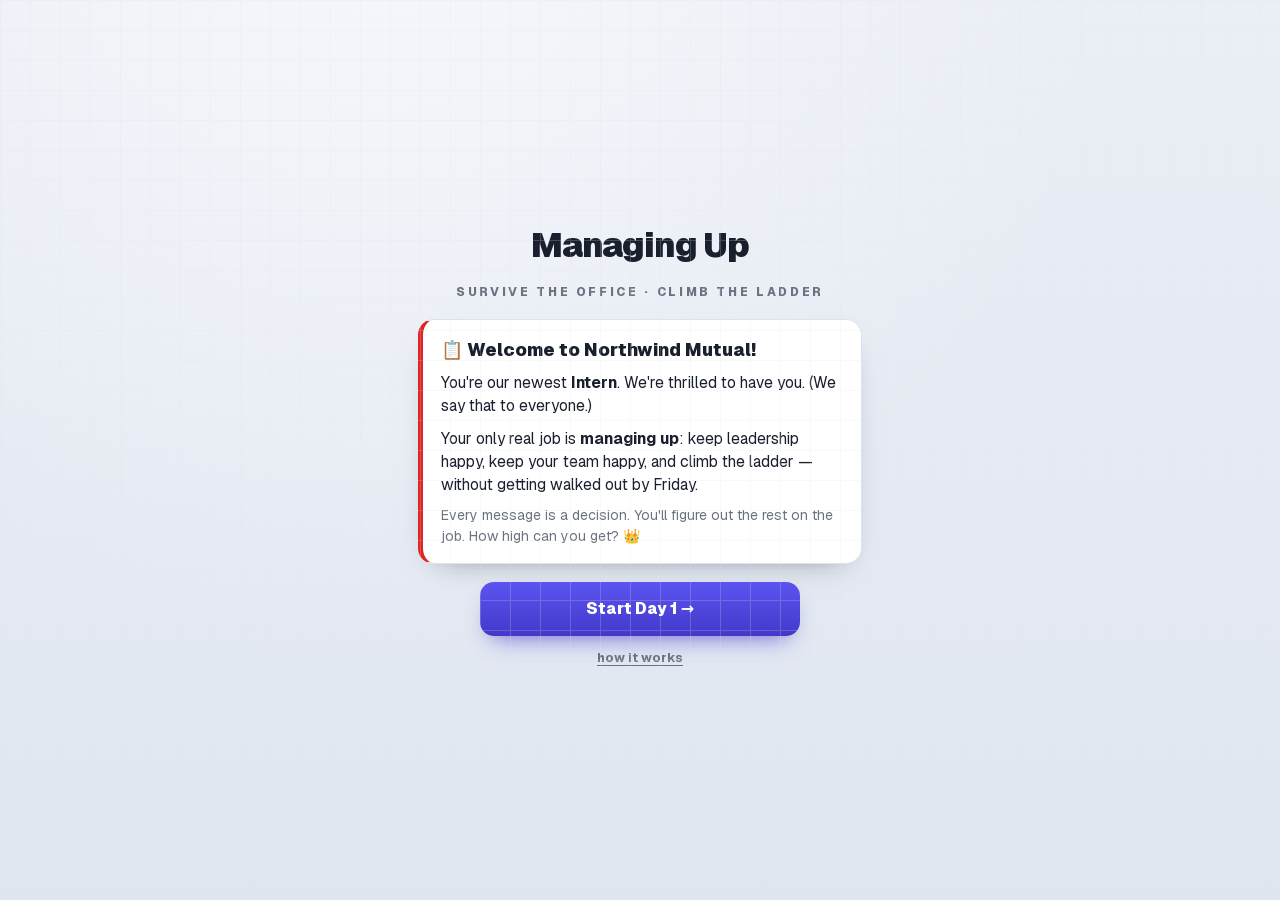
<file: games/the-meeting/index.html>
<!doctype html>
<html lang="en">
  <head>
    <meta charset="utf-8" />
    <title>Managing Up</title>
    <meta name="viewport" content="width=device-width, initial-scale=1.0" />
    <meta name="robots" content="noindex" />
    <link rel="canonical" href="https://liamhowell.com/games/managing-up/" />
    <!-- This game moved to /games/managing-up/. Redirect, preserving the
         ?d= daily-challenge param (and any hash) so shared links keep working. -->
    <script>
      location.replace("/games/managing-up/" + location.search + location.hash);
    </script>
    <meta http-equiv="refresh" content="0; url=/games/managing-up/" />
    <style>
      body {
        font-family: ui-sans-serif, system-ui, -apple-system, sans-serif;
        background: #0c0f1a;
        color: #eaeefb;
        display: grid;
        place-items: center;
        min-height: 100dvh;
        margin: 0;
      }
      a { color: #818cf8; }
    </style>
  </head>
  <body>
    <p>Taking you to <a href="/games/managing-up/">Managing Up</a>…</p>
  </body>
</html>
</file>
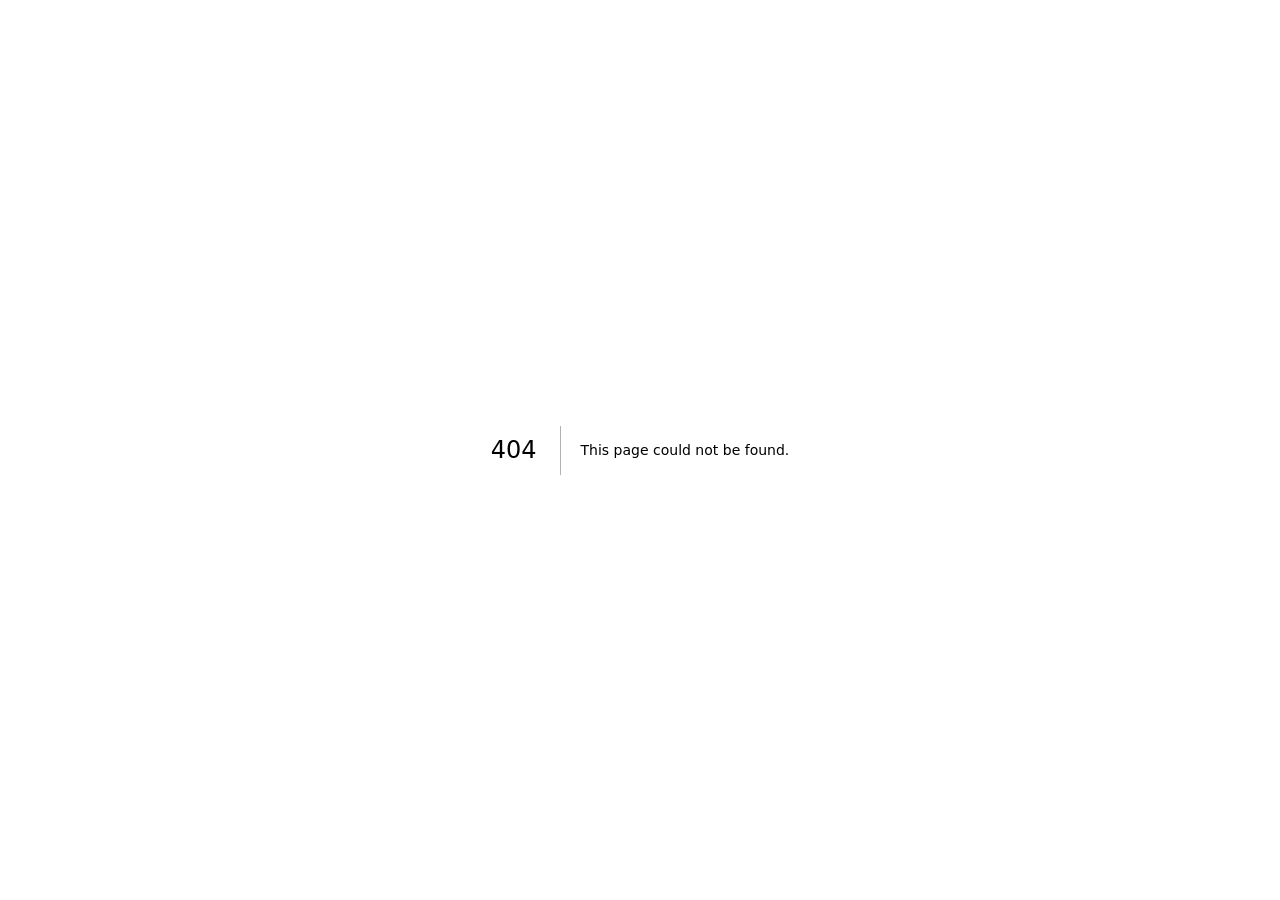
<file: games/managing-up/404/index.html>
<!DOCTYPE html><html lang="en" class="geist_a71539c9-module__T19VSG__variable geist_mono_8d43a2aa-module__8Li5zG__variable h-full antialiased"><head><meta charSet="utf-8"/><meta name="viewport" content="width=device-width, initial-scale=1, maximum-scale=1"/><link rel="stylesheet" href="/games/managing-up/_next/static/chunks/0chglmztxphtd.css" data-precedence="next"/><link rel="preload" as="script" fetchPriority="low" href="/games/managing-up/_next/static/chunks/1jq4o6yq14o4c.js"/><script src="/games/managing-up/_next/static/chunks/28l6tuhcxb_q0.js" async=""></script><script src="/games/managing-up/_next/static/chunks/2nykiepra7i1k.js" async=""></script><script src="/games/managing-up/_next/static/chunks/turbopack-0-dv41p-tmj64.js" async=""></script><script src="/games/managing-up/_next/static/chunks/158myu8e_yme3.js" async=""></script><meta name="robots" content="noindex"/><meta name="next-size-adjust" content=""/><title>404: This page could not be found.</title><meta name="theme-color" content="#0a0d16"/><title>Managing Up — survive the org chart</title><meta name="description" content="An office survival game. Climb the corporate ladder one terrible decision at a time — juggle your Clout and Cred, dodge the receipts, and try not to get escorted out."/><link rel="icon" href="/games/managing-up/icon.svg?icon.03qsq4khar91u.svg" sizes="any" type="image/svg+xml"/><script src="/games/managing-up/_next/static/chunks/0cz1d0mv5g_q7.js" noModule=""></script></head><body class="min-h-full flex flex-col"><div hidden=""><!--$--><!--/$--></div><div style="font-family:system-ui,&quot;Segoe UI&quot;,Roboto,Helvetica,Arial,sans-serif,&quot;Apple Color Emoji&quot;,&quot;Segoe UI Emoji&quot;;height:100vh;text-align:center;display:flex;flex-direction:column;align-items:center;justify-content:center"><div><style>body{color:#000;background:#fff;margin:0}.next-error-h1{border-right:1px solid rgba(0,0,0,.3)}@media (prefers-color-scheme:dark){body{color:#fff;background:#000}.next-error-h1{border-right:1px solid rgba(255,255,255,.3)}}</style><h1 class="next-error-h1" style="display:inline-block;margin:0 20px 0 0;padding:0 23px 0 0;font-size:24px;font-weight:500;vertical-align:top;line-height:49px">404</h1><div style="display:inline-block"><h2 style="font-size:14px;font-weight:400;line-height:49px;margin:0">This page could not be found.</h2></div></div></div><!--$--><!--/$--><script src="/games/managing-up/_next/static/chunks/1jq4o6yq14o4c.js" id="_R_" async=""></script><script>(self.__next_f=self.__next_f||[]).push([0])</script><script>self.__next_f.push([1,"1:\"$Sreact.fragment\"\n2:I[39756,[\"/games/managing-up/_next/static/chunks/158myu8e_yme3.js\"],\"default\"]\n3:I[37457,[\"/games/managing-up/_next/static/chunks/158myu8e_yme3.js\"],\"default\"]\n4:I[97367,[\"/games/managing-up/_next/static/chunks/158myu8e_yme3.js\"],\"OutletBoundary\"]\n5:\"$Sreact.suspense\"\n8:I[97367,[\"/games/managing-up/_next/static/chunks/158myu8e_yme3.js\"],\"ViewportBoundary\"]\na:I[97367,[\"/games/managing-up/_next/static/chunks/158myu8e_yme3.js\"],\"MetadataBoundary\"]\nc:I[68027,[\"/games/managing-up/_next/static/chunks/158myu8e_yme3.js\"],\"default\",1]\n:HL[\"/games/managing-up/_next/static/chunks/0chglmztxphtd.css\",\"style\"]\n"])</script><script>self.__next_f.push([1,"0:{\"P\":null,\"c\":[\"\",\"_not-found\",\"\"],\"q\":\"\",\"i\":false,\"f\":[[[\"\",{\"children\":[\"/_not-found\",{\"children\":[\"__PAGE__\",{}]}]},\"$undefined\",\"$undefined\",16],[[\"$\",\"$1\",\"c\",{\"children\":[[[\"$\",\"link\",\"0\",{\"rel\":\"stylesheet\",\"href\":\"/games/managing-up/_next/static/chunks/0chglmztxphtd.css\",\"precedence\":\"next\",\"crossOrigin\":\"$undefined\",\"nonce\":\"$undefined\"}],[\"$\",\"script\",\"script-0\",{\"src\":\"/games/managing-up/_next/static/chunks/158myu8e_yme3.js\",\"async\":true,\"nonce\":\"$undefined\"}]],[\"$\",\"html\",null,{\"lang\":\"en\",\"className\":\"geist_a71539c9-module__T19VSG__variable geist_mono_8d43a2aa-module__8Li5zG__variable h-full antialiased\",\"children\":[\"$\",\"body\",null,{\"className\":\"min-h-full flex flex-col\",\"children\":[\"$\",\"$L2\",null,{\"parallelRouterKey\":\"children\",\"error\":\"$undefined\",\"errorStyles\":\"$undefined\",\"errorScripts\":\"$undefined\",\"template\":[\"$\",\"$L3\",null,{}],\"templateStyles\":\"$undefined\",\"templateScripts\":\"$undefined\",\"notFound\":[[[\"$\",\"title\",null,{\"children\":\"404: This page could not be found.\"}],[\"$\",\"div\",null,{\"style\":{\"fontFamily\":\"system-ui,\\\"Segoe UI\\\",Roboto,Helvetica,Arial,sans-serif,\\\"Apple Color Emoji\\\",\\\"Segoe UI Emoji\\\"\",\"height\":\"100vh\",\"textAlign\":\"center\",\"display\":\"flex\",\"flexDirection\":\"column\",\"alignItems\":\"center\",\"justifyContent\":\"center\"},\"children\":[\"$\",\"div\",null,{\"children\":[[\"$\",\"style\",null,{\"dangerouslySetInnerHTML\":{\"__html\":\"body{color:#000;background:#fff;margin:0}.next-error-h1{border-right:1px solid rgba(0,0,0,.3)}@media (prefers-color-scheme:dark){body{color:#fff;background:#000}.next-error-h1{border-right:1px solid rgba(255,255,255,.3)}}\"}}],[\"$\",\"h1\",null,{\"className\":\"next-error-h1\",\"style\":{\"display\":\"inline-block\",\"margin\":\"0 20px 0 0\",\"padding\":\"0 23px 0 0\",\"fontSize\":24,\"fontWeight\":500,\"verticalAlign\":\"top\",\"lineHeight\":\"49px\"},\"children\":404}],[\"$\",\"div\",null,{\"style\":{\"display\":\"inline-block\"},\"children\":[\"$\",\"h2\",null,{\"style\":{\"fontSize\":14,\"fontWeight\":400,\"lineHeight\":\"49px\",\"margin\":0},\"children\":\"This page could not be found.\"}]}]]}]}]],[]],\"forbidden\":\"$undefined\",\"unauthorized\":\"$undefined\"}]}]}]]}],{\"children\":[[\"$\",\"$1\",\"c\",{\"children\":[null,[\"$\",\"$L2\",null,{\"parallelRouterKey\":\"children\",\"error\":\"$undefined\",\"errorStyles\":\"$undefined\",\"errorScripts\":\"$undefined\",\"template\":[\"$\",\"$L3\",null,{}],\"templateStyles\":\"$undefined\",\"templateScripts\":\"$undefined\",\"notFound\":\"$undefined\",\"forbidden\":\"$undefined\",\"unauthorized\":\"$undefined\"}]]}],{\"children\":[[\"$\",\"$1\",\"c\",{\"children\":[[[\"$\",\"title\",null,{\"children\":\"404: This page could not be found.\"}],[\"$\",\"div\",null,{\"style\":\"$0:f:0:1:0:props:children:1:props:children:props:children:props:notFound:0:1:props:style\",\"children\":[\"$\",\"div\",null,{\"children\":[[\"$\",\"style\",null,{\"dangerouslySetInnerHTML\":{\"__html\":\"body{color:#000;background:#fff;margin:0}.next-error-h1{border-right:1px solid rgba(0,0,0,.3)}@media (prefers-color-scheme:dark){body{color:#fff;background:#000}.next-error-h1{border-right:1px solid rgba(255,255,255,.3)}}\"}}],[\"$\",\"h1\",null,{\"className\":\"next-error-h1\",\"style\":\"$0:f:0:1:0:props:children:1:props:children:props:children:props:notFound:0:1:props:children:props:children:1:props:style\",\"children\":404}],[\"$\",\"div\",null,{\"style\":\"$0:f:0:1:0:props:children:1:props:children:props:children:props:notFound:0:1:props:children:props:children:2:props:style\",\"children\":[\"$\",\"h2\",null,{\"style\":\"$0:f:0:1:0:props:children:1:props:children:props:children:props:notFound:0:1:props:children:props:children:2:props:children:props:style\",\"children\":\"This page could not be found.\"}]}]]}]}]],null,[\"$\",\"$L4\",null,{\"children\":[\"$\",\"$5\",null,{\"name\":\"Next.MetadataOutlet\",\"children\":\"$@6\"}]}]]}],{},null,false,null]},null,false,\"$@7\"]},null,false,null],[\"$\",\"$1\",\"h\",{\"children\":[[\"$\",\"meta\",null,{\"name\":\"robots\",\"content\":\"noindex\"}],[\"$\",\"$L8\",null,{\"children\":\"$L9\"}],[\"$\",\"div\",null,{\"hidden\":true,\"children\":[\"$\",\"$La\",null,{\"children\":[\"$\",\"$5\",null,{\"name\":\"Next.Metadata\",\"children\":\"$Lb\"}]}]}],[\"$\",\"meta\",null,{\"name\":\"next-size-adjust\",\"content\":\"\"}]]}],false]],\"m\":\"$undefined\",\"G\":[\"$c\",[[\"$\",\"link\",\"0\",{\"rel\":\"stylesheet\",\"href\":\"/games/managing-up/_next/static/chunks/0chglmztxphtd.css\",\"precedence\":\"next\",\"crossOrigin\":\"$undefined\",\"nonce\":\"$undefined\"}]]],\"S\":true,\"h\":null,\"s\":\"$undefined\",\"l\":\"$undefined\",\"p\":\"$undefined\",\"d\":\"$undefined\",\"b\":\"dkukntJGVqbgW5BgNYoSK\"}\n"])</script><script>self.__next_f.push([1,"d:[]\n7:\"$Wd\"\n"])</script><script>self.__next_f.push([1,"9:[[\"$\",\"meta\",\"0\",{\"charSet\":\"utf-8\"}],[\"$\",\"meta\",\"1\",{\"name\":\"viewport\",\"content\":\"width=device-width, initial-scale=1, maximum-scale=1\"}],[\"$\",\"meta\",\"2\",{\"name\":\"theme-color\",\"content\":\"#0a0d16\"}]]\n"])</script><script>self.__next_f.push([1,"e:I[27201,[\"/games/managing-up/_next/static/chunks/158myu8e_yme3.js\"],\"IconMark\"]\n6:null\nb:[[\"$\",\"title\",\"0\",{\"children\":\"Managing Up — survive the org chart\"}],[\"$\",\"meta\",\"1\",{\"name\":\"description\",\"content\":\"An office survival game. Climb the corporate ladder one terrible decision at a time — juggle your Clout and Cred, dodge the receipts, and try not to get escorted out.\"}],[\"$\",\"link\",\"2\",{\"rel\":\"icon\",\"href\":\"/games/managing-up/icon.svg?icon.03qsq4khar91u.svg\",\"sizes\":\"any\",\"type\":\"image/svg+xml\"}],[\"$\",\"$Le\",\"3\",{}]]\n"])</script></body></html>
</file>
<file: css/fonts.css>
/* latin-ext */
@font-face {
  font-family: 'Bree Serif';
  font-style: normal;
  font-weight: 400;
  src: local('Bree Serif'), local('BreeSerif-Regular'), url(../fonts/latin_ext_bree_serif.woff2) format('woff2');
  unicode-range: U+0100-024F, U+1E00-1EFF, U+20A0-20AB, U+20AD-20CF, U+2C60-2C7F, U+A720-A7FF;
}
/* latin */
@font-face {
  font-family: 'Bree Serif';
  font-style: normal;
  font-weight: 400;
  src: local('Bree Serif'), local('BreeSerif-Regular'), url(../fonts/latin_bree_serif.woff2) format('woff2');
  unicode-range: U+0000-00FF, U+0131, U+0152-0153, U+02C6, U+02DA, U+02DC, U+2000-206F, U+2074, U+20AC, U+2212, U+2215, U+E0FF, U+EFFD, U+F000;
}
/* latin-ext */
@font-face {
  font-family: 'Lato';
  font-style: normal;
  font-weight: 400;
  src: local('Lato Regular'), local('Lato-Regular'), url(../fonts/latin_ext_lato.woff2) format('woff2');
  unicode-range: U+0100-024F, U+1E00-1EFF, U+20A0-20AB, U+20AD-20CF, U+2C60-2C7F, U+A720-A7FF;
}
/* latin */
@font-face {
  font-family: 'Lato';
  font-style: normal;
  font-weight: 400;
  src: local('Lato Regular'), local('Lato-Regular'), url(../fonts/latin_lato.woff2) format('woff2');
  unicode-range: U+0000-00FF, U+0131, U+0152-0153, U+02C6, U+02DA, U+02DC, U+2000-206F, U+2074, U+20AC, U+2212, U+2215, U+E0FF, U+EFFD, U+F000;
}
</file>
<file: css/main.css>
/* ========================================
   liamhowell.com
   ======================================== */

:root {
    --navy: #17334a;
    --terracotta: #9c5038;
    --forest: #4a7332;
    --slate: #3e5f82;
    --gray: #575766;
    --teal: #2b6585;
    --plum: #7a4b6a;
    --olive: #6b5d2e;
    --accent: var(--navy);
}

/* Reset */
*, *::before, *::after {
    margin: 0;
    padding: 0;
    box-sizing: border-box;
}

html, body {
    width: 100%;
    min-height: 100%;
    font-family: 'Lato', sans-serif;
    color: #333;
}

a {
    color: var(--accent);
    text-decoration: none;
    border-bottom: 1px solid transparent;
    transition: color 0.5s ease, border-color 0.5s ease;
}
a:hover {
    border-bottom-color: var(--accent);
}

.noselect {
    -webkit-user-select: none;
    user-select: none;
}

.clickable {
    cursor: pointer;
}

/* ========================================
   Header accent band
   ======================================== */
.header-accent {
    position: relative;
    background: var(--accent);
    color: white;
    padding: 40px 35px 80px;
    clip-path: polygon(0 0, 100% 0, 100% 65%, 0 100%);
    transition: background 0.5s ease;
}

.header-inner {
    font-family: 'Bree Serif', serif;
}

.header-accent .name {
    font-size: 2.2em;
    line-height: 1.1;
}

.header-accent .title {
    font-size: 1.2em;
    font-weight: normal;
    opacity: 0.75;
    margin-top: 4px;
}

.header-accent .wave {
    position: relative;
    display: inline-block;
    margin-top: 10px;
    padding: 4px 10px;
    background: transparent;
    border: 0;
    cursor: grab;
    color: inherit;
    font: inherit;
    line-height: 1;
    -webkit-tap-highlight-color: transparent;
}

.header-accent .wave:focus-visible {
    outline: 2px solid rgba(255, 255, 255, 0.6);
    outline-offset: 2px;
    border-radius: 6px;
}

/* Two nested spans so the wave (outer) and the high-five (inner) live on
   different elements. Their transforms compose multiplicatively via the
   DOM tree, so when the high-five starts and ends at the identity
   transform, the visible rotation at those moments is exactly whatever
   the wave is doing — no snap at either boundary. Both need identical
   box geometry so transform-origin: 50% 90% lands on the same physical
   pixel. */
.wave-glyph-wrap {
    display: inline-block;
    line-height: 1;
    transform-origin: 50% 90%;
    animation: wave-hand 20s ease-in-out 0.6s infinite;
    will-change: transform;
}

.wave-glyph {
    display: inline-block;
    font-size: 2.8em;
    line-height: 1;
    transform-origin: 50% 90%;
    font-family: 'Apple Color Emoji', 'Segoe UI Emoji', 'Noto Color Emoji', sans-serif;
    will-change: transform;
}

/* The wave gesture is compressed into the first ~8% (~1.6s) so the motion
   stays crisp, then the hand rests for the remainder — one wave roughly
   every 20s instead of every 6s. */
@keyframes wave-hand {
    0%    { transform: rotate(0deg); }
    1.2%  { transform: rotate(-14deg); }
    2.7%  { transform: rotate(12deg); }
    3.9%  { transform: rotate(-10deg); }
    5.4%  { transform: rotate(10deg); }
    6.6%  { transform: rotate(-6deg); }
    8%    { transform: rotate(0deg); }
    100%  { transform: rotate(0deg); }
}

/* Ripple (drawn as a pseudo-element on the button) */
.wave::after {
    content: '';
    position: absolute;
    left: 50%;
    top: 50%;
    width: 20px;
    height: 20px;
    border-radius: 50%;
    border: 2px solid rgba(255, 255, 255, 0.85);
    transform: translate(-50%, -50%) scale(0.4);
    opacity: 0;
    pointer-events: none;
}

/* Sparks (small particles, built via multiple box-shadows on ::before) */
.wave::before {
    content: '';
    position: absolute;
    left: 50%;
    top: 50%;
    width: 4px;
    height: 4px;
    border-radius: 50%;
    background: #ffdd55;
    transform: translate(-50%, -50%);
    opacity: 0;
    pointer-events: none;
    box-shadow:
        0 -28px 0 0 #ffdd55,
         24px -14px 0 0 #ff9aa2,
         24px  14px 0 0 #c9ff46,
         0  28px 0 0 #fff1a8,
        -24px  14px 0 0 #ffffff,
        -24px -14px 0 0 #8ee3c8;
}

.wave.is-high-five .wave-glyph {
    animation: wave-high-five 0.55s cubic-bezier(0.34, 1.56, 0.64, 1);
}

.wave.is-high-five::after {
    animation: wave-ripple 0.55s ease-out;
}

.wave.is-high-five::before {
    animation: wave-spark 0.6s ease-out;
}

@keyframes wave-high-five {
    0%   { transform: rotate(0deg)    scale(1);    }
    18%  { transform: rotate(-22deg)  scale(1.08); }
    38%  { transform: rotate(16deg)   scale(1.4);  }
    60%  { transform: rotate(-4deg)   scale(0.95); }
    100% { transform: rotate(0deg)    scale(1);    }
}

@keyframes wave-ripple {
    0%   { transform: translate(-50%, -50%) scale(0.4); opacity: 0.9; border-width: 3px; }
    100% { transform: translate(-50%, -50%) scale(3.2); opacity: 0;   border-width: 1px; }
}

@keyframes wave-spark {
    0%   { opacity: 0;   transform: translate(-50%, -50%) scale(0.2); }
    25%  { opacity: 1; }
    100% { opacity: 0;   transform: translate(-50%, -50%) scale(1.6); }
}

@media (prefers-reduced-motion: reduce) {
    .wave-glyph-wrap,
    .wave-glyph { animation: none; }
    .wave.is-high-five .wave-glyph,
    .wave.is-high-five::after,
    .wave.is-high-five::before { animation: none; }
}

@media (prefers-reduced-motion: reduce) {
    .wave { animation: none; }
}

/* ========================================
   Main content
   ======================================== */
.content {
    position: relative;
    max-width: 900px;
    margin: 0 auto;
    padding: 40px 24px 80px;
    font-size: 1.15em;
    line-height: 1.6;
}

.intro {
    display: flex;
    flex-direction: column;
    align-items: center;
}

.photo {
    margin-bottom: 40px;
}

.photo-trigger {
    appearance: none;
    background: none;
    border: 0;
    padding: 0;
    margin: 0;
    cursor: zoom-in;
    border-radius: 50%;
    display: block;
    transition: transform 0.18s ease, box-shadow 0.18s ease;
}

.photo-trigger:hover,
.photo-trigger:focus-visible {
    transform: scale(1.02);
    box-shadow: 0 8px 28px rgba(23, 51, 74, 0.18);
    outline: none;
}

.photo img {
    display: block;
    width: 220px;
    height: auto;
    border-radius: 50%;
    object-fit: cover;
    aspect-ratio: 1;
}

.photo-modal {
    position: fixed;
    inset: 0;
    background: rgba(10, 14, 20, 0.88);
    display: flex;
    align-items: center;
    justify-content: center;
    z-index: 1000;
    padding: 24px;
    animation: photo-modal-in 0.18s ease-out;
}

.photo-modal[hidden] {
    display: none;
}

.photo-modal-img {
    max-width: min(92vw, 1200px);
    max-height: 92vh;
    height: auto;
    width: auto;
    border-radius: 4px;
    box-shadow: 0 20px 60px rgba(0, 0, 0, 0.5);
    cursor: zoom-out;
    animation: photo-modal-img-in 0.22s cubic-bezier(0.2, 0.8, 0.2, 1);
}

.photo-modal-close {
    position: absolute;
    top: 16px;
    right: 20px;
    appearance: none;
    background: rgba(255, 255, 255, 0.1);
    color: #fff;
    border: 0;
    width: 40px;
    height: 40px;
    border-radius: 50%;
    font-size: 28px;
    line-height: 1;
    cursor: pointer;
    transition: background 0.15s ease;
}

.photo-modal-close:hover,
.photo-modal-close:focus-visible {
    background: rgba(255, 255, 255, 0.22);
    outline: none;
}

@keyframes photo-modal-in {
    from { opacity: 0; }
    to   { opacity: 1; }
}

@keyframes photo-modal-img-in {
    from { opacity: 0; transform: scale(0.96); }
    to   { opacity: 1; transform: scale(1); }
}

@media (prefers-reduced-motion: reduce) {
    .photo-modal,
    .photo-modal-img,
    .photo-trigger {
        animation: none;
        transition: none;
    }
}

.bio {
    width: 100%;
    max-width: 540px;
}

.about {
    margin-bottom: 36px;
}

.about h2, .links h2 {
    font-family: 'Bree Serif', serif;
    font-size: 1.3em;
    margin-bottom: 8px;
    color: var(--accent);
    transition: color 0.5s ease;
}

.about p {
    color: #444;
}

.links ul {
    list-style: none;
    display: flex;
    flex-wrap: wrap;
    gap: 16px;
}

.links a {
    font-size: 0.95em;
}

/* ========================================
   Section heading (shared by Building / Previously)
   ======================================== */
.section-heading {
    font-family: 'Bree Serif', serif;
    font-size: 1.05em;
    font-weight: normal;
    text-transform: uppercase;
    letter-spacing: 0.18em;
    color: var(--accent);
    margin-bottom: 20px;
    padding-bottom: 8px;
    border-bottom: 1px solid #e6e6ea;
    transition: color 0.5s ease;
}

/* ========================================
   Building (project cards with animations)
   ======================================== */
.projects {
    margin-top: 64px;
}

.project-grid {
    display: grid;
    grid-template-columns: 1fr;
    gap: 22px;
}

.project-card {
    display: flex;
    flex-direction: column;
    background: #fff;
    border: 1px solid #ececf0;
    border-radius: 6px;
    overflow: hidden;
    text-decoration: none;
    color: inherit;
    transition: box-shadow 0.2s ease, transform 0.2s ease, border-color 0.2s ease;
}

.project-card:hover {
    box-shadow: 0 10px 30px rgba(20, 20, 30, 0.08);
    transform: translateY(-2px);
    border-color: #dadae3;
    border-bottom-color: var(--accent);
}

.project-card:hover .project-name {
    color: var(--accent);
}

.project-stage {
    position: relative;
    width: 100%;
    aspect-ratio: 16 / 10;
    background: #f6f7fa;
    overflow: hidden;
    border-bottom: 1px solid #ececf0;
}

/* When a card demo is paused (mouse-out), freeze any in-flight CSS keyframe
   animation in place so it resumes from the same frame. The JS pauses its own
   step clock; this covers the scan-sweep keyframe. */
.project-stage.is-demo-paused,
.project-stage.is-demo-paused * {
    animation-play-state: paused !important;
}

.project-foot {
    display: flex;
    align-items: baseline;
    justify-content: space-between;
    flex-wrap: wrap;
    gap: 6px 14px;
    padding: 14px 18px 16px;
}

.project-name {
    font-family: 'Bree Serif', serif;
    font-size: 1.25em;
    line-height: 1.1;
    color: #222;
    transition: color 0.2s ease;
}

.project-tag {
    font-size: 0.85em;
    color: #888;
}

/* ----- SendTax animation ----- */
#sendtax-stage {
    --st-blue: #4456ff;
    --st-pop: #c9ff46;
    --st-ink: #051047;
    --st-mist: #eef1fb;
}

.st-dropzone {
    position: absolute;
    left: 50%;
    top: 18%;
    transform: translateX(-50%);
    width: 56%;
    height: 50%;
    border: 2px dashed #b9bfd8;
    border-radius: 8px;
    background: #fff;
    display: flex;
    align-items: center;
    justify-content: center;
    overflow: hidden;
    transition: border-color 0.3s ease, background 0.3s ease;
}

.st-dz-label {
    font-size: 0.78em;
    color: #9aa1bc;
    letter-spacing: 0.04em;
    transition: opacity 0.3s ease;
}

#sendtax-stage.st-state-drop .st-dropzone,
#sendtax-stage.st-state-scan .st-dropzone,
#sendtax-stage.st-state-classified .st-dropzone {
    border-color: var(--st-blue);
    background: #f4f6ff;
}

#sendtax-stage.st-state-drop .st-dz-label,
#sendtax-stage.st-state-scan .st-dz-label,
#sendtax-stage.st-state-classified .st-dz-label {
    opacity: 0;
}

.st-doc {
    position: absolute;
    left: 50%;
    top: -32%;
    transform: translate(-50%, 0) rotate(-6deg);
    width: 28%;
    aspect-ratio: 3 / 4;
    background: #fff;
    border: 1px solid #d4d8ea;
    border-radius: 4px;
    box-shadow: 0 6px 18px rgba(20, 30, 70, 0.08);
    /* padding % resolves against the STAGE's width (the containing block),
       not the doc's own width, so these have to stay small — otherwise the
       sides eat nearly the whole doc and the stripes collapse to squares. */
    padding: 10% 3% 0;
    display: flex;
    flex-direction: column;
    gap: 5%;
    opacity: 0;
    transition: top 0.9s cubic-bezier(0.4, 0.05, 0.2, 1),
                transform 0.9s cubic-bezier(0.4, 0.05, 0.2, 1),
                opacity 0.5s ease;
}

.st-doc-stripe {
    height: 4%;
    background: #e3e7f3;
    border-radius: 2px;
}

.st-doc-stripe:nth-child(2) { width: 80%; }
.st-doc-stripe:nth-child(3) { width: 60%; }

#sendtax-stage.st-state-drop .st-doc,
#sendtax-stage.st-state-scan .st-doc,
#sendtax-stage.st-state-classified .st-doc {
    opacity: 1;
    top: 24%;
    transform: translate(-50%, 0) rotate(0deg);
}

#sendtax-stage.st-state-listing .st-doc,
#sendtax-stage.st-state-done .st-doc {
    opacity: 0;
    transform: translate(-50%, -10px) rotate(0deg);
    transition: opacity 0.3s ease, transform 0.3s ease;
}

#sendtax-stage.st-state-listing .st-dropzone,
#sendtax-stage.st-state-done .st-dropzone {
    opacity: 0;
    transition: opacity 0.3s ease;
}

.st-scan {
    position: absolute;
    left: 0;
    right: 0;
    top: 0;
    height: 3px;
    background: var(--st-pop);
    box-shadow: 0 0 12px var(--st-pop), 0 0 24px rgba(201, 255, 70, 0.4);
    opacity: 0;
}

#sendtax-stage.st-state-scan .st-scan {
    animation: st-scan-sweep 1.2s ease-in-out forwards;
}

@keyframes st-scan-sweep {
    0%   { top: 0;                   opacity: 0; }
    10%  {                            opacity: 1; }
    90%  {                            opacity: 1; }
    100% { top: calc(100% - 3px);    opacity: 0; }
}

.st-badge {
    position: absolute;
    left: 50%;
    top: 10%;
    transform: translateX(-50%) scale(0.6);
    background: var(--st-ink);
    color: #fff;
    font-size: 0.78em;
    font-weight: 600;
    padding: 5px 11px;
    border-radius: 999px;
    display: inline-flex;
    align-items: center;
    gap: 6px;
    opacity: 0;
    transition: transform 0.35s cubic-bezier(0.34, 1.56, 0.64, 1), opacity 0.25s ease;
}

.st-badge-dot {
    width: 6px;
    height: 6px;
    border-radius: 50%;
    background: var(--st-pop);
    box-shadow: 0 0 6px var(--st-pop);
}

#sendtax-stage.st-state-classified .st-badge {
    opacity: 1;
    transform: translateX(-50%) scale(1);
}

#sendtax-stage.st-state-listing .st-badge,
#sendtax-stage.st-state-done .st-badge {
    opacity: 0;
}

.st-checklist {
    position: absolute;
    left: 50%;
    top: 50%;
    transform: translate(-50%, -50%);
    list-style: none;
    width: 64%;
    display: flex;
    flex-direction: column;
    gap: 10px;
    opacity: 0;
    transition: opacity 0.35s ease;
    pointer-events: none;
}

.st-checklist li {
    display: flex;
    align-items: center;
    gap: 12px;
    background: #fff;
    border: 1px solid #e3e7f3;
    border-radius: 6px;
    padding: 9px 14px;
    font-size: 0.88em;
    color: #444;
    transform: translateX(-12px);
    opacity: 0;
    transition: transform 0.35s ease, opacity 0.35s ease, border-color 0.3s ease;
}

#sendtax-stage.st-state-listing .st-checklist,
#sendtax-stage.st-state-done .st-checklist {
    opacity: 1;
}

#sendtax-stage.st-state-listing .st-checklist li,
#sendtax-stage.st-state-done .st-checklist li {
    transform: translateX(0);
    opacity: 1;
}

#sendtax-stage.st-state-listing .st-checklist li:nth-child(1) { transition-delay: 0s; }
#sendtax-stage.st-state-listing .st-checklist li:nth-child(2) { transition-delay: 0.08s; }
#sendtax-stage.st-state-listing .st-checklist li:nth-child(3) { transition-delay: 0.16s; }

.st-check {
    width: 16px;
    height: 16px;
    border-radius: 4px;
    border: 1.5px solid #c8cee0;
    background: #fff;
    flex-shrink: 0;
    position: relative;
    transition: background 0.25s ease, border-color 0.25s ease;
}

.st-check::after {
    content: '';
    position: absolute;
    left: 4px;
    top: 1px;
    width: 5px;
    height: 9px;
    border: solid #fff;
    border-width: 0 2px 2px 0;
    transform: rotate(45deg) scale(0);
    transform-origin: center;
    transition: transform 0.2s cubic-bezier(0.34, 1.56, 0.64, 1);
}

.st-checklist li.is-checked .st-check {
    background: var(--st-blue);
    border-color: var(--st-blue);
}

.st-checklist li.is-checked .st-check::after {
    transform: rotate(45deg) scale(1);
}

.st-checklist li.is-checked {
    border-color: #cfd6f0;
}

/* ----- Govroll animation ----- */
#govroll-stage {
    --gr-yea: #2f9e5f;
    --gr-nay: #c4453a;
    --gr-ink: #1a2433;
    --gr-muted: #cfd3dd;
    background: #fbfbfd;
    padding: 14px 16px;
    display: flex;
    flex-direction: column;
    gap: 10px;
}

.gr-bill {
    display: flex;
    align-items: baseline;
    gap: 10px;
    flex-wrap: wrap;
    transform: translateY(-8px);
    opacity: 0;
    transition: opacity 0.4s ease, transform 0.4s ease;
}

#govroll-stage.gr-state-bill .gr-bill,
#govroll-stage.gr-state-voting .gr-bill,
#govroll-stage.gr-state-done .gr-bill {
    opacity: 1;
    transform: translateY(0);
}

.gr-bill-id {
    font-family: 'Bree Serif', serif;
    color: var(--gr-ink);
    font-size: 0.95em;
}

.gr-bill-title {
    font-size: 0.82em;
    color: #6a7180;
    line-height: 1.2;
}

.gr-grid {
    flex: 1;
    display: grid;
    grid-template-columns: repeat(10, 1fr);
    grid-auto-rows: 1fr;
    gap: 5px;
    align-content: center;
    padding: 4px 2px;
}

.gr-cell {
    aspect-ratio: 1;
    border-radius: 50%;
    background: var(--gr-muted);
    transform: scale(0.7);
    opacity: 0.5;
    transition: background 0.25s ease, transform 0.3s cubic-bezier(0.34, 1.56, 0.64, 1), opacity 0.25s ease;
}

#govroll-stage.gr-state-voting .gr-cell,
#govroll-stage.gr-state-done .gr-cell {
    transform: scale(1);
    opacity: 1;
}

.gr-cell.is-yea { background: var(--gr-yea); }
.gr-cell.is-nay { background: var(--gr-nay); }

.gr-tally {
    display: flex;
    justify-content: space-between;
    font-size: 0.82em;
    color: #6a7180;
    font-variant-numeric: tabular-nums;
    padding: 0 2px;
}

.gr-tally b {
    color: var(--gr-ink);
    margin-left: 4px;
    font-weight: 600;
}

.gr-dot {
    display: inline-block;
    width: 8px;
    height: 8px;
    border-radius: 50%;
    margin-right: 6px;
    vertical-align: -1px;
}

.gr-dot--yea { background: var(--gr-yea); }
.gr-dot--nay { background: var(--gr-nay); }

.gr-result {
    position: absolute;
    left: 50%;
    top: 50%;
    transform: translate(-50%, -50%) scale(0.6) rotate(-8deg);
    font-family: 'Bree Serif', serif;
    font-size: 1.5em;
    font-weight: 700;
    letter-spacing: 0.18em;
    padding: 8px 20px;
    border: 3px solid currentColor;
    border-radius: 6px;
    background: rgba(255, 255, 255, 0.96);
    box-shadow: 0 4px 18px rgba(20, 30, 70, 0.18);
    opacity: 0;
    pointer-events: none;
    transition: opacity 0.25s ease, transform 0.4s cubic-bezier(0.34, 1.56, 0.64, 1);
}

#govroll-stage.gr-state-passed .gr-result { color: var(--gr-yea); }
#govroll-stage.gr-state-failed .gr-result { color: var(--gr-nay); }

#govroll-stage.gr-state-done .gr-result {
    opacity: 0.92;
    transform: translate(-50%, -50%) scale(1) rotate(-8deg);
}

/* ========================================
   Previously (prior work)
   ======================================== */
.prior-work {
    margin-top: 64px;
}

.prior-list {
    list-style: none;
    display: flex;
    flex-direction: column;
    gap: 22px;
}

.prior-item {
    padding-left: 14px;
    border-left: 2px solid #ececf0;
}

.prior-line {
    display: flex;
    align-items: baseline;
    flex-wrap: wrap;
    gap: 10px;
    margin-bottom: 4px;
}

.prior-company {
    font-family: 'Bree Serif', serif;
    font-size: 1.05em;
    color: var(--accent);
    transition: color 0.5s ease;
}

.prior-role {
    font-size: 0.9em;
    color: #555;
}

.prior-years {
    font-size: 0.8em;
    color: #999;
    margin-left: auto;
    font-variant-numeric: tabular-nums;
}

.prior-blurb {
    color: #555;
    font-size: 0.92em;
    line-height: 1.55;
}

/* ========================================
   Hidden arcade — page sheet, peel corner, back room
   ======================================== */

/* The sheet holds the entire front page and sits above the arcade, fully
   occluding it until it peels away. */
.page-sheet {
    position: relative;
    z-index: 2;
    min-height: 100vh;
    background: #fff;
    /* Hinge at the bottom-left — the corner opposite the grabbed top-right
       one — so the sheet peels up and back rather than sliding off. */
    transform-origin: 0% 100%;
    will-change: transform, opacity;
}

.page-sheet.is-peeling {
    /* Per-keyframe timing (below) does the shaping, so keep the overall
       curve linear. */
    animation: page-peel-off 1.15s linear forwards;
    pointer-events: none;
}

.page-sheet.is-restoring {
    animation: page-peel-on 0.6s cubic-bezier(0.22, 0.8, 0.3, 1) forwards;
}

/* A peel, not a drop: the top-right corner lifts toward the viewer, then the
   whole sheet swings open around the bottom-left hinge like a turning page,
   curling away to uncover the arcade behind. */
@keyframes page-peel-off {
    0% {
        transform: perspective(1500px) rotateX(0) rotateY(0) rotateZ(0) translateZ(0);
        opacity: 1;
        animation-timing-function: cubic-bezier(0.3, 0.7, 0.4, 1);
    }
    24% {
        transform: perspective(1500px) rotateX(5deg) rotateY(-14deg) rotateZ(-1deg) translateZ(50px);
        opacity: 1;
        animation-timing-function: cubic-bezier(0.45, 0, 0.7, 0.6);
    }
    62% {
        transform: perspective(1500px) rotateX(10deg) rotateY(-66deg) rotateZ(-2deg) translateZ(70px);
        opacity: 1;
        animation-timing-function: cubic-bezier(0.55, 0, 0.85, 0.5);
    }
    100% {
        transform: perspective(1500px) rotateX(14deg) rotateY(-120deg) rotateZ(-3deg) translateZ(80px);
        opacity: 0;
    }
}

@keyframes page-peel-on {
    0% {
        transform: perspective(1500px) rotateX(14deg) rotateY(-120deg) rotateZ(-3deg) translateZ(80px);
        opacity: 0;
    }
    100% {
        transform: perspective(1500px) rotateX(0) rotateY(0) rotateZ(0) translateZ(0);
        opacity: 1;
    }
}

/* A soft shadow that sweeps in from the lifting top-right corner, faking the
   shading of a curling page as it peels. */
.page-sheet.is-peeling::after {
    content: '';
    position: absolute;
    inset: 0;
    pointer-events: none;
    background: linear-gradient(245deg, rgba(8, 12, 20, 0.34) 0%, rgba(8, 12, 20, 0.06) 40%, rgba(8, 12, 20, 0) 62%);
    opacity: 0;
    animation: peel-shade 1.15s ease-out forwards;
}

@keyframes peel-shade {
    0%   { opacity: 0; }
    30%  { opacity: 1; }
    100% { opacity: 1; }
}

body.arcade-open {
    overflow: hidden;
}

/* Soft-fold peel layers, built and torn down by peel-curl.js. The flat layer
   shows the not-yet-peeled page; the flap folds the cloned corner over the
   crease; the shade reads as the paper's curled-over back. */
.peel-fold-layer {
    position: fixed;
    inset: 0;
    overflow: hidden;
    pointer-events: none;
    z-index: 20;
    background: transparent;
    will-change: mask-image, transform;
}

/* The rolled-up edge of the peeling page. The cross-gradient (a dark underside,
   a bright top highlight, soft shadows at both rims) reads as a paper cylinder;
   the drop shadow grounds it on the page it's lifting from. */
.peel-fold-lip {
    position: fixed;
    left: 0;
    top: 0;
    z-index: 22;
    pointer-events: none;
    border-radius: 999px;
    background: linear-gradient(to bottom,
        rgba(15, 22, 38, 0.28) 0%,
        rgba(15, 22, 38, 0.10) 6%,
        #e9edf3 24%,
        #ffffff 50%,
        #d4dae6 76%,
        #aab2c4 94%,
        rgba(15, 22, 38, 0.22) 100%);
    box-shadow: 0 16px 24px -8px rgba(12, 18, 32, 0.5);
    will-change: left, top, transform;
}

/* ----- The peeled-back corner (top-right dog-ear) ----- */
.page-peel {
    /* Anchored to the top of the page (scrolls away with content), not pinned
       to the window. Body is static, so this resolves to the document. */
    position: absolute;
    right: 0;
    top: 0;
    width: 92px;
    height: 92px;
    margin: 0;
    padding: 0;
    border: 0;
    background: transparent;
    cursor: pointer;
    z-index: 30;
    opacity: 0;
    transform: translate(42%, -42%) scale(0.2);
    transition: transform 0.55s cubic-bezier(0.34, 1.56, 0.64, 1), opacity 0.4s ease;
    -webkit-tap-highlight-color: transparent;
}

.page-peel[hidden] { display: none; }

.page-peel.is-in {
    opacity: 1;
    transform: translate(0, 0) scale(1);
}

/* Once clicked, the corner lifts away with the sheet. */
.page-peel.is-spent {
    opacity: 0;
    transform: translate(60%, -60%) scale(0.6) rotate(-8deg);
    transition: opacity 0.5s ease, transform 0.7s cubic-bezier(0.55, 0.06, 0.32, 1);
    pointer-events: none;
}

/* Dark triangle = the gap the lifted corner reveals (arcade peeking through).
   Top-right corner: the gap is the upper-right triangle. */
.peel-reveal {
    position: absolute;
    inset: 0;
    clip-path: polygon(0 0, 100% 0, 100% 100%);
    background: radial-gradient(135% 135% at 100% 0, #20355a 0%, #0a0f18 72%);
}

/* Pale triangle = the curled-over back of the page (lower-left triangle for a
   top-right dog-ear), casting a crease shadow down toward the page interior. */
.peel-flap {
    position: absolute;
    inset: 0;
    clip-path: polygon(0 0, 100% 100%, 0 100%);
    background: linear-gradient(45deg, #c7cdda 0%, #e9ecf3 46%, #ffffff 78%);
    border-bottom-left-radius: 7px;
    filter: drop-shadow(-4px 4px 7px rgba(13, 20, 34, 0.35));
    transform-origin: 100% 0;
    transition: transform 0.25s ease;
}

.page-peel.is-in .peel-flap {
    animation: peel-flutter 3.2s ease-in-out 0.8s infinite;
}

.page-peel:hover .peel-flap,
.page-peel:focus-visible .peel-flap {
    transform: scale(1.1);
    animation: none;
}

.page-peel.is-spent .peel-flap {
    animation: none;
}

@keyframes peel-flutter {
    0%, 100% { transform: scale(1); }
    50%      { transform: scale(1.07); }
}

.page-peel:focus-visible {
    outline: 2px solid var(--accent);
    outline-offset: 3px;
    border-radius: 8px;
}

.peel-hint {
    position: absolute;
    right: 84px;
    top: 26px;
    white-space: nowrap;
    font-family: 'Bree Serif', serif;
    font-size: 0.8em;
    color: var(--accent);
    background: #fff;
    padding: 3px 10px;
    border-radius: 999px;
    box-shadow: 0 4px 14px rgba(13, 20, 34, 0.18);
    opacity: 0;
    transform: translateX(8px);
    transition: opacity 0.3s ease, transform 0.3s ease;
    pointer-events: none;
}

.page-peel:hover .peel-hint,
.page-peel:focus-visible .peel-hint {
    opacity: 1;
    transform: translateX(0);
}

/* ----- The arcade itself, sitting behind the sheet ----- */
.games-room {
    position: fixed;
    inset: 0;
    z-index: 1;
    overflow-y: auto;
    padding: 7vh 24px 64px;
    color: #e8edf6;
    background: radial-gradient(140% 120% at 50% -10%, #1d3252 0%, #0b111c 62%, #070b13 100%);
    visibility: hidden;
    opacity: 0;
    transition: opacity 0.4s ease;
}

body.arcade-open .games-room {
    visibility: visible;
    opacity: 1;
}

.room-inner {
    width: 100%;
    max-width: 760px;
    margin: 0 auto;
}

.room-back {
    appearance: none;
    background: rgba(255, 255, 255, 0.06);
    color: #cdd6e6;
    border: 1px solid rgba(255, 255, 255, 0.14);
    border-radius: 999px;
    padding: 7px 16px;
    font: inherit;
    font-size: 0.82em;
    cursor: pointer;
    transition: background 0.18s ease, border-color 0.18s ease, color 0.18s ease;
}

.room-back:hover,
.room-back:focus-visible {
    background: rgba(255, 255, 255, 0.12);
    border-color: rgba(255, 255, 255, 0.32);
    color: #fff;
    outline: none;
}

.room-head {
    margin: 38px 0 28px;
}

.room-kicker {
    display: inline-block;
    font-size: 0.72em;
    letter-spacing: 0.22em;
    text-transform: uppercase;
    color: #7f93b5;
    margin-bottom: 10px;
}

.room-title {
    font-family: 'Bree Serif', serif;
    font-size: 2.6em;
    line-height: 1;
    color: #fff;
    margin-bottom: 10px;
}

.room-sub {
    color: #9fb0cc;
    font-size: 0.95em;
}

.room-grid {
    display: grid;
    grid-template-columns: 1fr;
    gap: 18px;
}

.game-card {
    position: relative;
    display: flex;
    flex-direction: column;
    background: rgba(255, 255, 255, 0.04);
    border: 1px solid rgba(255, 255, 255, 0.10);
    border-radius: 12px;
    overflow: hidden;
    text-decoration: none;
    color: inherit;
    transition: transform 0.18s ease, box-shadow 0.18s ease, border-color 0.18s ease, background 0.18s ease;
}

a.game-card:hover,
a.game-card:focus-visible {
    transform: translateY(-3px);
    border-color: rgba(140, 190, 255, 0.5);
    background: rgba(255, 255, 255, 0.07);
    box-shadow: 0 16px 40px rgba(0, 0, 0, 0.4);
    outline: none;
}

.game-thumb {
    position: relative;
    aspect-ratio: 16 / 9;
    display: flex;
    align-items: center;
    justify-content: center;
    overflow: hidden;
}

.game-thumb-glyph {
    position: relative;
    z-index: 1;
    font-size: 3em;
    filter: drop-shadow(0 4px 10px rgba(0, 0, 0, 0.45));
}

.game-thumb--frostline {
    background: radial-gradient(120% 140% at 50% 0%, #6ea8e6 0%, #2f5d99 45%, #16335c 100%);
}

.game-thumb--frostline::after {
    content: '';
    position: absolute;
    inset: 0;
    background:
        linear-gradient(115deg, transparent 42%, rgba(255, 255, 255, 0.30) 50%, transparent 58%),
        linear-gradient(250deg, transparent 46%, rgba(255, 255, 255, 0.16) 52%, transparent 60%);
    mix-blend-mode: screen;
}

.game-thumb--capone {
    background: radial-gradient(120% 140% at 50% 0%, #b8894a 0%, #6d3a2c 46%, #241413 100%);
}

.game-thumb--capone::after {
    content: '';
    position: absolute;
    inset: 0;
    /* a streetlamp above, smoke pooling below */
    background:
        radial-gradient(55% 45% at 26% 6%, rgba(255, 226, 173, 0.30), transparent 72%),
        linear-gradient(to top, rgba(0, 0, 0, 0.42), transparent 55%);
}

.game-thumb--managing {
    background: radial-gradient(120% 140% at 50% 0%, #e3ab57 0%, #9a6b2e 46%, #533616 100%);
}

.game-thumb--managing::after {
    content: '';
    position: absolute;
    inset: 0;
    /* faint rising "ladder" rungs */
    background: repeating-linear-gradient(155deg,
        transparent 0 16px, rgba(255, 255, 255, 0.06) 16px 18px);
}

.game-thumb--mostly {
    background: radial-gradient(120% 140% at 50% 0%, #9b7ad6 0%, #5b3f9e 46%, #2c1d57 100%);
}

.game-thumb--dyekm {
    background: radial-gradient(120% 140% at 50% 0%, #ff8a6b 0%, #c9527e 48%, #5a2c52 100%);
}

.game-thumb--make {
    background: radial-gradient(120% 140% at 50% 0%, #7ad6a4 0%, #3f9e70 46%, #1d5741 100%);
}

.game-meta {
    padding: 14px 16px 16px;
    display: flex;
    flex-direction: column;
    gap: 4px;
}

.game-name {
    font-family: 'Bree Serif', serif;
    font-size: 1.2em;
    color: #fff;
}

.game-tag {
    font-size: 0.86em;
    color: #9fb0cc;
}

/* "Desktop only" badge — hidden by default, revealed on touch devices that
   can't play the mouse/keyboard games. */
.game-badge {
    display: none;
}

@media (hover: none) and (pointer: coarse) {
    .game-badge {
        display: inline-flex;
        align-items: center;
        gap: 4px;
        position: absolute;
        top: 10px;
        right: 10px;
        z-index: 2;
        padding: 4px 9px;
        font-size: 0.72em;
        font-weight: 600;
        letter-spacing: 0.02em;
        color: #dce8ff;
        background: rgba(8, 18, 38, 0.78);
        border: 1px solid rgba(140, 190, 255, 0.45);
        border-radius: 999px;
        backdrop-filter: blur(4px);
        -webkit-backdrop-filter: blur(4px);
    }
}

/* On narrow screens the fixed corner sits over full-width body text, so make
   it smaller and drop the hover-only hint (there's no hover on touch). */
@media (max-width: 600px) {
    .page-peel {
        width: 66px;
        height: 66px;
    }
    .peel-hint {
        display: none;
    }
}

@media (prefers-reduced-motion: reduce) {
    .page-peel,
    .page-peel.is-in,
    .page-peel.is-spent {
        transform: none;
        transition: opacity 0.2s ease;
    }
    .page-peel.is-in .peel-flap { animation: none; }
    .page-sheet.is-peeling { animation: none; opacity: 0; pointer-events: none; }
    .page-sheet.is-peeling::after { animation: none; opacity: 0; }
    .page-sheet.is-restoring { animation: none; opacity: 1; }
}

/* ========================================
   Responsive
   ======================================== */
@media (min-width: 640px) {
    .header-accent {
        padding: 48px 48px 100px;
        clip-path: polygon(0 0, 100% 0, 100% 55%, 0 100%);
    }

    .header-accent .name {
        font-size: 2.8em;
    }

    .header-accent .title {
        font-size: 1.4em;
    }

    .header-accent .wave .wave-glyph {
        font-size: 3.4em;
    }
}

@media (min-width: 700px) {
    .content {
        padding-top: 48px;
    }

    .intro {
        flex-direction: row;
        align-items: flex-start;
        gap: 48px;
    }

    .photo {
        flex-shrink: 0;
        margin-bottom: 0;
    }

    .photo img {
        width: 260px;
    }

    .project-grid {
        grid-template-columns: 1fr 1fr;
        gap: 22px;
    }

    .room-grid {
        grid-template-columns: 1fr 1fr;
    }

    .room-title {
        font-size: 3em;
    }
}

@media (min-width: 1000px) {
    .photo img {
        width: 300px;
    }

    .content {
        padding-top: 56px;
    }

    .intro {
        gap: 64px;
    }
}
</file>
<file: games/capone/assets/index-KMOgOAZl.css>
@font-face{font-family:Limelight;font-style:normal;font-display:swap;font-weight:400;src:url(/games/capone/assets/limelight-latin-ext-400-normal-DPzC3ZDG.woff2) format("woff2"),url(/games/capone/assets/limelight-latin-ext-400-normal-DFpXQSBH.woff) format("woff");unicode-range:U+0100-02BA,U+02BD-02C5,U+02C7-02CC,U+02CE-02D7,U+02DD-02FF,U+0304,U+0308,U+0329,U+1D00-1DBF,U+1E00-1E9F,U+1EF2-1EFF,U+2020,U+20A0-20AB,U+20AD-20C0,U+2113,U+2C60-2C7F,U+A720-A7FF}@font-face{font-family:Limelight;font-style:normal;font-display:swap;font-weight:400;src:url(/games/capone/assets/limelight-latin-400-normal-CvlMCR9p.woff2) format("woff2"),url(/games/capone/assets/limelight-latin-400-normal-d7qCOV8D.woff) format("woff");unicode-range:U+0000-00FF,U+0131,U+0152-0153,U+02BB-02BC,U+02C6,U+02DA,U+02DC,U+0304,U+0308,U+0329,U+2000-206F,U+20AC,U+2122,U+2191,U+2193,U+2212,U+2215,U+FEFF,U+FFFD}@font-face{font-family:Jost;font-style:normal;font-display:swap;font-weight:400;src:url(/games/capone/assets/jost-cyrillic-400-normal-bVZEi0jL.woff2) format("woff2"),url(/games/capone/assets/jost-cyrillic-400-normal-Dk3McGkH.woff) format("woff");unicode-range:U+0301,U+0400-045F,U+0490-0491,U+04B0-04B1,U+2116}@font-face{font-family:Jost;font-style:normal;font-display:swap;font-weight:400;src:url(/games/capone/assets/jost-latin-ext-400-normal-CpdMQIMr.woff2) format("woff2"),url(/games/capone/assets/jost-latin-ext-400-normal-Dsyb2mtt.woff) format("woff");unicode-range:U+0100-02BA,U+02BD-02C5,U+02C7-02CC,U+02CE-02D7,U+02DD-02FF,U+0304,U+0308,U+0329,U+1D00-1DBF,U+1E00-1E9F,U+1EF2-1EFF,U+2020,U+20A0-20AB,U+20AD-20C0,U+2113,U+2C60-2C7F,U+A720-A7FF}@font-face{font-family:Jost;font-style:normal;font-display:swap;font-weight:400;src:url(/games/capone/assets/jost-latin-400-normal-q-RKOgPK.woff2) format("woff2"),url(/games/capone/assets/jost-latin-400-normal-C7S-3Ky6.woff) format("woff");unicode-range:U+0000-00FF,U+0131,U+0152-0153,U+02BB-02BC,U+02C6,U+02DA,U+02DC,U+0304,U+0308,U+0329,U+2000-206F,U+20AC,U+2122,U+2191,U+2193,U+2212,U+2215,U+FEFF,U+FFFD}@font-face{font-family:Jost;font-style:normal;font-display:swap;font-weight:500;src:url(/games/capone/assets/jost-cyrillic-500-normal-DtB2bvF0.woff2) format("woff2"),url(/games/capone/assets/jost-cyrillic-500-normal-DlHwnXyv.woff) format("woff");unicode-range:U+0301,U+0400-045F,U+0490-0491,U+04B0-04B1,U+2116}@font-face{font-family:Jost;font-style:normal;font-display:swap;font-weight:500;src:url(/games/capone/assets/jost-latin-ext-500-normal-BkvHgcKf.woff2) format("woff2"),url(/games/capone/assets/jost-latin-ext-500-normal-Cpxiadwk.woff) format("woff");unicode-range:U+0100-02BA,U+02BD-02C5,U+02C7-02CC,U+02CE-02D7,U+02DD-02FF,U+0304,U+0308,U+0329,U+1D00-1DBF,U+1E00-1E9F,U+1EF2-1EFF,U+2020,U+20A0-20AB,U+20AD-20C0,U+2113,U+2C60-2C7F,U+A720-A7FF}@font-face{font-family:Jost;font-style:normal;font-display:swap;font-weight:500;src:url(/games/capone/assets/jost-latin-500-normal-41lBe9I9.woff2) format("woff2"),url(/games/capone/assets/jost-latin-500-normal-B-AtzreL.woff) format("woff");unicode-range:U+0000-00FF,U+0131,U+0152-0153,U+02BB-02BC,U+02C6,U+02DA,U+02DC,U+0304,U+0308,U+0329,U+2000-206F,U+20AC,U+2122,U+2191,U+2193,U+2212,U+2215,U+FEFF,U+FFFD}@font-face{font-family:Jost;font-style:normal;font-display:swap;font-weight:600;src:url(/games/capone/assets/jost-cyrillic-600-normal-BEDXyecp.woff2) format("woff2"),url(/games/capone/assets/jost-cyrillic-600-normal-D0Fzn8un.woff) format("woff");unicode-range:U+0301,U+0400-045F,U+0490-0491,U+04B0-04B1,U+2116}@font-face{font-family:Jost;font-style:normal;font-display:swap;font-weight:600;src:url(/games/capone/assets/jost-latin-ext-600-normal-D8I9kjga.woff2) format("woff2"),url(/games/capone/assets/jost-latin-ext-600-normal-Pm6OqGZB.woff) format("woff");unicode-range:U+0100-02BA,U+02BD-02C5,U+02C7-02CC,U+02CE-02D7,U+02DD-02FF,U+0304,U+0308,U+0329,U+1D00-1DBF,U+1E00-1E9F,U+1EF2-1EFF,U+2020,U+20A0-20AB,U+20AD-20C0,U+2113,U+2C60-2C7F,U+A720-A7FF}@font-face{font-family:Jost;font-style:normal;font-display:swap;font-weight:600;src:url(/games/capone/assets/jost-latin-600-normal-C497H-z9.woff2) format("woff2"),url(/games/capone/assets/jost-latin-600-normal-Bv_M0d15.woff) format("woff");unicode-range:U+0000-00FF,U+0131,U+0152-0153,U+02BB-02BC,U+02C6,U+02DA,U+02DC,U+0304,U+0308,U+0329,U+2000-206F,U+20AC,U+2122,U+2191,U+2193,U+2212,U+2215,U+FEFF,U+FFFD}@font-face{font-family:Playfair Display;font-style:normal;font-display:swap;font-weight:700;src:url(/games/capone/assets/playfair-display-cyrillic-700-normal-Dw3uKy19.woff2) format("woff2"),url(/games/capone/assets/playfair-display-cyrillic-700-normal-Dk1mTcxf.woff) format("woff");unicode-range:U+0301,U+0400-045F,U+0490-0491,U+04B0-04B1,U+2116}@font-face{font-family:Playfair Display;font-style:normal;font-display:swap;font-weight:700;src:url(/games/capone/assets/playfair-display-vietnamese-700-normal-CaKJSIny.woff2) format("woff2"),url(/games/capone/assets/playfair-display-vietnamese-700-normal-Cr1rw0mr.woff) format("woff");unicode-range:U+0102-0103,U+0110-0111,U+0128-0129,U+0168-0169,U+01A0-01A1,U+01AF-01B0,U+0300-0301,U+0303-0304,U+0308-0309,U+0323,U+0329,U+1EA0-1EF9,U+20AB}@font-face{font-family:Playfair Display;font-style:normal;font-display:swap;font-weight:700;src:url(/games/capone/assets/playfair-display-latin-ext-700-normal-C58ejOkc.woff2) format("woff2"),url(/games/capone/assets/playfair-display-latin-ext-700-normal-D5HUU8GT.woff) format("woff");unicode-range:U+0100-02BA,U+02BD-02C5,U+02C7-02CC,U+02CE-02D7,U+02DD-02FF,U+0304,U+0308,U+0329,U+1D00-1DBF,U+1E00-1E9F,U+1EF2-1EFF,U+2020,U+20A0-20AB,U+20AD-20C0,U+2113,U+2C60-2C7F,U+A720-A7FF}@font-face{font-family:Playfair Display;font-style:normal;font-display:swap;font-weight:700;src:url(/games/capone/assets/playfair-display-latin-700-normal-CuDiGg7c.woff2) format("woff2"),url(/games/capone/assets/playfair-display-latin-700-normal-Bc_1Q1cG.woff) format("woff");unicode-range:U+0000-00FF,U+0131,U+0152-0153,U+02BB-02BC,U+02C6,U+02DA,U+02DC,U+0304,U+0308,U+0329,U+2000-206F,U+20AC,U+2122,U+2191,U+2193,U+2212,U+2215,U+FEFF,U+FFFD}@font-face{font-family:Playfair Display;font-style:normal;font-display:swap;font-weight:900;src:url(/games/capone/assets/playfair-display-cyrillic-900-normal-C8kZZFQC.woff2) format("woff2"),url(/games/capone/assets/playfair-display-cyrillic-900-normal-sDNg_-Xm.woff) format("woff");unicode-range:U+0301,U+0400-045F,U+0490-0491,U+04B0-04B1,U+2116}@font-face{font-family:Playfair Display;font-style:normal;font-display:swap;font-weight:900;src:url(/games/capone/assets/playfair-display-vietnamese-900-normal-wtaM1xIw.woff2) format("woff2"),url(/games/capone/assets/playfair-display-vietnamese-900-normal-dpsjWZtQ.woff) format("woff");unicode-range:U+0102-0103,U+0110-0111,U+0128-0129,U+0168-0169,U+01A0-01A1,U+01AF-01B0,U+0300-0301,U+0303-0304,U+0308-0309,U+0323,U+0329,U+1EA0-1EF9,U+20AB}@font-face{font-family:Playfair Display;font-style:normal;font-display:swap;font-weight:900;src:url(/games/capone/assets/playfair-display-latin-ext-900-normal-wdRhZY-D.woff2) format("woff2"),url(/games/capone/assets/playfair-display-latin-ext-900-normal-Dl6M2jFN.woff) format("woff");unicode-range:U+0100-02BA,U+02BD-02C5,U+02C7-02CC,U+02CE-02D7,U+02DD-02FF,U+0304,U+0308,U+0329,U+1D00-1DBF,U+1E00-1E9F,U+1EF2-1EFF,U+2020,U+20A0-20AB,U+20AD-20C0,U+2113,U+2C60-2C7F,U+A720-A7FF}@font-face{font-family:Playfair Display;font-style:normal;font-display:swap;font-weight:900;src:url(/games/capone/assets/playfair-display-latin-900-normal-oSb7_CWx.woff2) format("woff2"),url(/games/capone/assets/playfair-display-latin-900-normal-DypQvTWf.woff) format("woff");unicode-range:U+0000-00FF,U+0131,U+0152-0153,U+02BB-02BC,U+02C6,U+02DA,U+02DC,U+0304,U+0308,U+0329,U+2000-206F,U+20AC,U+2122,U+2191,U+2193,U+2212,U+2215,U+FEFF,U+FFFD}@font-face{font-family:Spectral;font-style:normal;font-display:swap;font-weight:400;src:url(/games/capone/assets/spectral-cyrillic-ext-400-normal-B4-YHs9i.woff2) format("woff2"),url(/games/capone/assets/spectral-cyrillic-ext-400-normal--n_iQ4wr.woff) format("woff");unicode-range:U+0460-052F,U+1C80-1C8A,U+20B4,U+2DE0-2DFF,U+A640-A69F,U+FE2E-FE2F}@font-face{font-family:Spectral;font-style:normal;font-display:swap;font-weight:400;src:url(/games/capone/assets/spectral-cyrillic-400-normal-Bx9Tn3WZ.woff2) format("woff2"),url(/games/capone/assets/spectral-cyrillic-400-normal-X3p2PSzL.woff) format("woff");unicode-range:U+0301,U+0400-045F,U+0490-0491,U+04B0-04B1,U+2116}@font-face{font-family:Spectral;font-style:normal;font-display:swap;font-weight:400;src:url(/games/capone/assets/spectral-vietnamese-400-normal-C7CRHYqk.woff2) format("woff2"),url(/games/capone/assets/spectral-vietnamese-400-normal-CWkMWCzb.woff) format("woff");unicode-range:U+0102-0103,U+0110-0111,U+0128-0129,U+0168-0169,U+01A0-01A1,U+01AF-01B0,U+0300-0301,U+0303-0304,U+0308-0309,U+0323,U+0329,U+1EA0-1EF9,U+20AB}@font-face{font-family:Spectral;font-style:normal;font-display:swap;font-weight:400;src:url(/games/capone/assets/spectral-latin-ext-400-normal-XDLFwhqg.woff2) format("woff2"),url(/games/capone/assets/spectral-latin-ext-400-normal-BHbqXr-7.woff) format("woff");unicode-range:U+0100-02BA,U+02BD-02C5,U+02C7-02CC,U+02CE-02D7,U+02DD-02FF,U+0304,U+0308,U+0329,U+1D00-1DBF,U+1E00-1E9F,U+1EF2-1EFF,U+2020,U+20A0-20AB,U+20AD-20C0,U+2113,U+2C60-2C7F,U+A720-A7FF}@font-face{font-family:Spectral;font-style:normal;font-display:swap;font-weight:400;src:url(/games/capone/assets/spectral-latin-400-normal-CTVgUekv.woff2) format("woff2"),url(/games/capone/assets/spectral-latin-400-normal-D34IWA1h.woff) format("woff");unicode-range:U+0000-00FF,U+0131,U+0152-0153,U+02BB-02BC,U+02C6,U+02DA,U+02DC,U+0304,U+0308,U+0329,U+2000-206F,U+20AC,U+2122,U+2191,U+2193,U+2212,U+2215,U+FEFF,U+FFFD}@font-face{font-family:Spectral;font-style:normal;font-display:swap;font-weight:500;src:url(/games/capone/assets/spectral-cyrillic-ext-500-normal-bcG1qx3J.woff2) format("woff2"),url(/games/capone/assets/spectral-cyrillic-ext-500-normal-B5u3KHyE.woff) format("woff");unicode-range:U+0460-052F,U+1C80-1C8A,U+20B4,U+2DE0-2DFF,U+A640-A69F,U+FE2E-FE2F}@font-face{font-family:Spectral;font-style:normal;font-display:swap;font-weight:500;src:url(/games/capone/assets/spectral-cyrillic-500-normal-medSbGbm.woff2) format("woff2"),url(/games/capone/assets/spectral-cyrillic-500-normal-CNC_J6mt.woff) format("woff");unicode-range:U+0301,U+0400-045F,U+0490-0491,U+04B0-04B1,U+2116}@font-face{font-family:Spectral;font-style:normal;font-display:swap;font-weight:500;src:url(/games/capone/assets/spectral-vietnamese-500-normal-qnENts6X.woff2) format("woff2"),url(/games/capone/assets/spectral-vietnamese-500-normal-BfZg6KYt.woff) format("woff");unicode-range:U+0102-0103,U+0110-0111,U+0128-0129,U+0168-0169,U+01A0-01A1,U+01AF-01B0,U+0300-0301,U+0303-0304,U+0308-0309,U+0323,U+0329,U+1EA0-1EF9,U+20AB}@font-face{font-family:Spectral;font-style:normal;font-display:swap;font-weight:500;src:url(/games/capone/assets/spectral-latin-ext-500-normal-CC9VEg_t.woff2) format("woff2"),url(/games/capone/assets/spectral-latin-ext-500-normal-Bmnp8FUT.woff) format("woff");unicode-range:U+0100-02BA,U+02BD-02C5,U+02C7-02CC,U+02CE-02D7,U+02DD-02FF,U+0304,U+0308,U+0329,U+1D00-1DBF,U+1E00-1E9F,U+1EF2-1EFF,U+2020,U+20A0-20AB,U+20AD-20C0,U+2113,U+2C60-2C7F,U+A720-A7FF}@font-face{font-family:Spectral;font-style:normal;font-display:swap;font-weight:500;src:url(/games/capone/assets/spectral-latin-500-normal-nNjq7_Cd.woff2) format("woff2"),url(/games/capone/assets/spectral-latin-500-normal-PrYyf_gG.woff) format("woff");unicode-range:U+0000-00FF,U+0131,U+0152-0153,U+02BB-02BC,U+02C6,U+02DA,U+02DC,U+0304,U+0308,U+0329,U+2000-206F,U+20AC,U+2122,U+2191,U+2193,U+2212,U+2215,U+FEFF,U+FFFD}@font-face{font-family:Spectral;font-style:italic;font-display:swap;font-weight:400;src:url(/games/capone/assets/spectral-cyrillic-ext-400-italic-CZOVIkJA.woff2) format("woff2"),url(/games/capone/assets/spectral-cyrillic-ext-400-italic-C6Gmo4JY.woff) format("woff");unicode-range:U+0460-052F,U+1C80-1C8A,U+20B4,U+2DE0-2DFF,U+A640-A69F,U+FE2E-FE2F}@font-face{font-family:Spectral;font-style:italic;font-display:swap;font-weight:400;src:url(/games/capone/assets/spectral-cyrillic-400-italic-C6o5RXh-.woff2) format("woff2"),url(/games/capone/assets/spectral-cyrillic-400-italic-C95RxGpc.woff) format("woff");unicode-range:U+0301,U+0400-045F,U+0490-0491,U+04B0-04B1,U+2116}@font-face{font-family:Spectral;font-style:italic;font-display:swap;font-weight:400;src:url(/games/capone/assets/spectral-vietnamese-400-italic-DO3bsfcj.woff2) format("woff2"),url(/games/capone/assets/spectral-vietnamese-400-italic-D8dhja4j.woff) format("woff");unicode-range:U+0102-0103,U+0110-0111,U+0128-0129,U+0168-0169,U+01A0-01A1,U+01AF-01B0,U+0300-0301,U+0303-0304,U+0308-0309,U+0323,U+0329,U+1EA0-1EF9,U+20AB}@font-face{font-family:Spectral;font-style:italic;font-display:swap;font-weight:400;src:url(/games/capone/assets/spectral-latin-ext-400-italic-BgTM1Mst.woff2) format("woff2"),url(/games/capone/assets/spectral-latin-ext-400-italic-BcKU4A_a.woff) format("woff");unicode-range:U+0100-02BA,U+02BD-02C5,U+02C7-02CC,U+02CE-02D7,U+02DD-02FF,U+0304,U+0308,U+0329,U+1D00-1DBF,U+1E00-1E9F,U+1EF2-1EFF,U+2020,U+20A0-20AB,U+20AD-20C0,U+2113,U+2C60-2C7F,U+A720-A7FF}@font-face{font-family:Spectral;font-style:italic;font-display:swap;font-weight:400;src:url(/games/capone/assets/spectral-latin-400-italic-CDO25mTW.woff2) format("woff2"),url(/games/capone/assets/spectral-latin-400-italic-Ds-NcNVC.woff) format("woff");unicode-range:U+0000-00FF,U+0131,U+0152-0153,U+02BB-02BC,U+02C6,U+02DA,U+02DC,U+0304,U+0308,U+0329,U+2000-206F,U+20AC,U+2122,U+2191,U+2193,U+2212,U+2215,U+FEFF,U+FFFD}@font-face{font-family:UnifrakturMaguntia;font-style:normal;font-display:swap;font-weight:400;src:url(/games/capone/assets/unifrakturmaguntia-latin-400-normal-ColWi6tl.woff2) format("woff2"),url(/games/capone/assets/unifrakturmaguntia-latin-400-normal-BmHZTSVP.woff) format("woff");unicode-range:U+0000-00FF,U+0131,U+0152-0153,U+02BB-02BC,U+02C6,U+02DA,U+02DC,U+0304,U+0308,U+0329,U+2000-206F,U+20AC,U+2122,U+2191,U+2193,U+2212,U+2215,U+FEFF,U+FFFD}
</file>
<file: games/managing-up/_next/static/chunks/0chglmztxphtd.css>
@font-face{font-family:Geist;font-style:normal;font-weight:100 900;font-display:swap;src:url(../media/fef07dbb0973bf53-s.3p2_lha1f2xer.woff2)format("woff2");unicode-range:U+460-52F,U+1C80-1C8A,U+20B4,U+2DE0-2DFF,U+A640-A69F,U+FE2E-FE2F}@font-face{font-family:Geist;font-style:normal;font-weight:100 900;font-display:swap;src:url(../media/8a480f0b521d4e75-s.1qq4vpdcun5oj.woff2)format("woff2");unicode-range:U+301,U+400-45F,U+490-491,U+4B0-4B1,U+2116}@font-face{font-family:Geist;font-style:normal;font-weight:100 900;font-display:swap;src:url(../media/53b9e256198e5412-s.390ncx5urfkfu.woff2)format("woff2");unicode-range:U+102-103,U+110-111,U+128-129,U+168-169,U+1A0-1A1,U+1AF-1B0,U+300-301,U+303-304,U+308-309,U+323,U+329,U+1EA0-1EF9,U+20AB}@font-face{font-family:Geist;font-style:normal;font-weight:100 900;font-display:swap;src:url(../media/7178b3e590c64307-s.21jp631_3pja2.woff2)format("woff2");unicode-range:U+100-2BA,U+2BD-2C5,U+2C7-2CC,U+2CE-2D7,U+2DD-2FF,U+304,U+308,U+329,U+1D00-1DBF,U+1E00-1E9F,U+1EF2-1EFF,U+2020,U+20A0-20AB,U+20AD-20C0,U+2113,U+2C60-2C7F,U+A720-A7FF}@font-face{font-family:Geist;font-style:normal;font-weight:100 900;font-display:swap;src:url(../media/caa3a2e1cccd8315-s.p.0wgildi0cnwt9.woff2)format("woff2");unicode-range:U+??,U+131,U+152-153,U+2BB-2BC,U+2C6,U+2DA,U+2DC,U+304,U+308,U+329,U+2000-206F,U+20AC,U+2122,U+2191,U+2193,U+2212,U+2215,U+FEFF,U+FFFD}@font-face{font-family:Geist Fallback;src:local(Arial);ascent-override:95.94%;descent-override:28.16%;line-gap-override:0.0%;size-adjust:104.76%}.geist_a71539c9-module__T19VSG__className{font-family:Geist,Geist Fallback;font-style:normal}.geist_a71539c9-module__T19VSG__variable{--font-geist-sans:"Geist", "Geist Fallback"}
@font-face{font-family:Geist Mono;font-style:normal;font-weight:100 900;font-display:swap;src:url(../media/5ce348bf30bf5439-s.31988l_ccedte.woff2)format("woff2");unicode-range:U+460-52F,U+1C80-1C8A,U+20B4,U+2DE0-2DFF,U+A640-A69F,U+FE2E-FE2F}@font-face{font-family:Geist Mono;font-style:normal;font-weight:100 900;font-display:swap;src:url(../media/4fa387ec64143e14-s.2tuy5pz7dlieh.woff2)format("woff2");unicode-range:U+301,U+400-45F,U+490-491,U+4B0-4B1,U+2116}@font-face{font-family:Geist Mono;font-style:normal;font-weight:100 900;font-display:swap;src:url(../media/6306c77e7c8268e4-s.2dbetqa9o8jxf.woff2)format("woff2");unicode-range:U+2000-2001,U+2004-2008,U+200A,U+23B8-23BD,U+2500-259F}@font-face{font-family:Geist Mono;font-style:normal;font-weight:100 900;font-display:swap;src:url(../media/7d817b4c03b0c5f1-s.1uyisp29ctx0d.woff2)format("woff2");unicode-range:U+102-103,U+110-111,U+128-129,U+168-169,U+1A0-1A1,U+1AF-1B0,U+300-301,U+303-304,U+308-309,U+323,U+329,U+1EA0-1EF9,U+20AB}@font-face{font-family:Geist Mono;font-style:normal;font-weight:100 900;font-display:swap;src:url(../media/bbc41e54d2fcbd21-s.1rgnod-3esatf.woff2)format("woff2");unicode-range:U+100-2BA,U+2BD-2C5,U+2C7-2CC,U+2CE-2D7,U+2DD-2FF,U+304,U+308,U+329,U+1D00-1DBF,U+1E00-1E9F,U+1EF2-1EFF,U+2020,U+20A0-20AB,U+20AD-20C0,U+2113,U+2C60-2C7F,U+A720-A7FF}@font-face{font-family:Geist Mono;font-style:normal;font-weight:100 900;font-display:swap;src:url(../media/797e433ab948586e-s.p.0r6juujl39pe6.woff2)format("woff2");unicode-range:U+??,U+131,U+152-153,U+2BB-2BC,U+2C6,U+2DA,U+2DC,U+304,U+308,U+329,U+2000-206F,U+20AC,U+2122,U+2191,U+2193,U+2212,U+2215,U+FEFF,U+FFFD}@font-face{font-family:Geist Mono Fallback;src:local(Arial);ascent-override:74.67%;descent-override:21.92%;line-gap-override:0.0%;size-adjust:134.59%}.geist_mono_8d43a2aa-module__8Li5zG__className{font-family:Geist Mono,Geist Mono Fallback;font-style:normal}.geist_mono_8d43a2aa-module__8Li5zG__variable{--font-geist-mono:"Geist Mono", "Geist Mono Fallback"}
@layer theme{:root,:host{--font-sans:ui-sans-serif, system-ui, sans-serif, "Apple Color Emoji", "Segoe UI Emoji", "Segoe UI Symbol", "Noto Color Emoji";--font-mono:ui-monospace, SFMono-Regular, Menlo, Monaco, Consolas, "Liberation Mono", "Courier New", monospace;--default-transition-duration:.15s;--default-transition-timing-function:cubic-bezier(.4, 0, .2, 1);--default-font-family:var(--font-sans);--default-mono-font-family:var(--font-mono)}}@layer base{*,:after,:before,::backdrop{box-sizing:border-box;border:0 solid;margin:0;padding:0}::file-selector-button{box-sizing:border-box;border:0 solid;margin:0;padding:0}html,:host{-webkit-text-size-adjust:100%;tab-size:4;line-height:1.5;font-family:var(--default-font-family,ui-sans-serif, system-ui, sans-serif, "Apple Color Emoji", "Segoe UI Emoji", "Segoe UI Symbol", "Noto Color Emoji");font-feature-settings:var(--default-font-feature-settings,normal);font-variation-settings:var(--default-font-variation-settings,normal);-webkit-tap-highlight-color:transparent}hr{height:0;color:inherit;border-top-width:1px}abbr:where([title]){-webkit-text-decoration:underline dotted;text-decoration:underline dotted}h1,h2,h3,h4,h5,h6{font-size:inherit;font-weight:inherit}a{color:inherit;-webkit-text-decoration:inherit;-webkit-text-decoration:inherit;-webkit-text-decoration:inherit;-webkit-text-decoration:inherit;text-decoration:inherit}b,strong{font-weight:bolder}code,kbd,samp,pre{font-family:var(--default-mono-font-family,ui-monospace, SFMono-Regular, Menlo, Monaco, Consolas, "Liberation Mono", "Courier New", monospace);font-feature-settings:var(--default-mono-font-feature-settings,normal);font-variation-settings:var(--default-mono-font-variation-settings,normal);font-size:1em}small{font-size:80%}sub,sup{vertical-align:baseline;font-size:75%;line-height:0;position:relative}sub{bottom:-.25em}sup{top:-.5em}table{text-indent:0;border-color:inherit;border-collapse:collapse}:-moz-focusring{outline:auto}progress{vertical-align:baseline}summary{display:list-item}ol,ul,menu{list-style:none}img,svg,video,canvas,audio,iframe,embed,object{vertical-align:middle;display:block}img,video{max-width:100%;height:auto}button,input,select,optgroup,textarea{font:inherit;font-feature-settings:inherit;font-variation-settings:inherit;letter-spacing:inherit;color:inherit;opacity:1;background-color:#0000;border-radius:0}::file-selector-button{font:inherit;font-feature-settings:inherit;font-variation-settings:inherit;letter-spacing:inherit;color:inherit;opacity:1;background-color:#0000;border-radius:0}:where(select:is([multiple],[size])) optgroup{font-weight:bolder}:where(select:is([multiple],[size])) optgroup option{padding-inline-start:20px}::file-selector-button{margin-inline-end:4px}::placeholder{opacity:1}@supports (not ((-webkit-appearance:-apple-pay-button))) or (contain-intrinsic-size:1px){::placeholder{color:currentColor}@supports (color:color-mix(in lab, red, red)){::placeholder{color:color-mix(in oklab, currentcolor 50%, transparent)}}}textarea{resize:vertical}::-webkit-search-decoration{-webkit-appearance:none}::-webkit-date-and-time-value{min-height:1lh;text-align:inherit}::-webkit-datetime-edit{display:inline-flex}::-webkit-datetime-edit-fields-wrapper{padding:0}::-webkit-datetime-edit{padding-block:0}::-webkit-datetime-edit-year-field{padding-block:0}::-webkit-datetime-edit-month-field{padding-block:0}::-webkit-datetime-edit-day-field{padding-block:0}::-webkit-datetime-edit-hour-field{padding-block:0}::-webkit-datetime-edit-minute-field{padding-block:0}::-webkit-datetime-edit-second-field{padding-block:0}::-webkit-datetime-edit-millisecond-field{padding-block:0}::-webkit-datetime-edit-meridiem-field{padding-block:0}::-webkit-calendar-picker-indicator{line-height:1}:-moz-ui-invalid{box-shadow:none}button,input:where([type=button],[type=reset],[type=submit]){appearance:button}::file-selector-button{appearance:button}::-webkit-inner-spin-button{height:auto}::-webkit-outer-spin-button{height:auto}[hidden]:where(:not([hidden=until-found])){display:none!important}}@layer components;@layer utilities{.visible{visibility:visible}.fixed{position:fixed}.static{position:static}.flex{display:flex}.hidden{display:none}.h-full{height:100%}.min-h-full{min-height:100%}.flex-col{flex-direction:column}.antialiased{-webkit-font-smoothing:antialiased;-moz-osx-font-smoothing:grayscale}.transition{transition-property:color,background-color,border-color,outline-color,text-decoration-color,fill,stroke,--tw-gradient-from,--tw-gradient-via,--tw-gradient-to,opacity,box-shadow,transform,translate,scale,rotate,filter,-webkit-backdrop-filter,backdrop-filter,display,content-visibility,overlay,pointer-events;transition-timing-function:var(--tw-ease,var(--default-transition-timing-function));transition-duration:var(--tw-duration,var(--default-transition-duration))}}:root{--bg:#eaeef5;--bg2:#e0e6f0;--surface:#fff;--ink:#1a1f2e;--muted:#6b7280;--line:#dde2ec;--clout:#4f46e5;--cred:#0d9488;--receipts:#dc2626}*{-webkit-tap-highlight-color:transparent;box-sizing:border-box}html,body{margin:0;padding:0}body{background:radial-gradient(circle at 30% -10%, #f5f7fb 0, transparent 55%), linear-gradient(180deg, var(--bg) 0%, var(--bg2) 100%);color:var(--ink);font-family:var(--font-geist-sans), ui-sans-serif, system-ui, sans-serif;-webkit-font-smoothing:antialiased;background-attachment:fixed}.grid-bg:before{content:"";background-image:linear-gradient(var(--line) 1px, transparent 1px), linear-gradient(90deg, var(--line) 1px, transparent 1px);opacity:.22;pointer-events:none;z-index:0;background-size:30px 30px;position:fixed;inset:0}.mu{z-index:1;flex-direction:column;gap:14px;max-width:480px;min-height:100dvh;margin:0 auto;padding:14px 14px 26px;display:flex;position:relative}.boot{color:var(--muted);letter-spacing:.04em;margin:auto;font-weight:700}.hud{background:var(--surface);border:1px solid var(--line);border-radius:16px;flex-direction:column;gap:9px;padding:12px 14px;display:flex;box-shadow:0 8px 24px -18px #10182880}.hud-top{justify-content:space-between;align-items:baseline;gap:8px;display:flex}.co{letter-spacing:-.01em;font-size:16px;font-weight:850}.rank{color:var(--muted);font-size:12.5px;font-weight:700}.meter{grid-template-columns:20px 46px 1fr 28px;align-items:center;gap:8px;display:grid;position:relative}.m-icon{font-size:15px}.m-name{letter-spacing:.04em;text-transform:uppercase;color:var(--muted);font-size:11px;font-weight:800}.m-track{border:1px solid var(--line);background:#eef1f6;border-radius:999px;height:10px;overflow:hidden}.m-fill{border-radius:999px;height:100%;transition:width .5s cubic-bezier(.2,.8,.2,1)}.m-fill.clout{background:linear-gradient(90deg, #6366f1, var(--clout))}.m-fill.cred{background:linear-gradient(90deg, #14b8a6, var(--cred))}.m-val{text-align:right;font-variant-numeric:tabular-nums;font-size:13px;font-weight:800}.m-delta{pointer-events:none;font-size:13px;font-weight:900;animation:.9s forwards floatDelta;position:absolute;top:-14px;right:30px}.m-delta.up{color:#16a34a}.m-delta.down{color:var(--receipts)}.receipts{color:var(--muted);align-items:center;gap:8px;font-size:12px;font-weight:800;display:flex;position:relative}.receipts b{color:var(--ink);font-variant-numeric:tabular-nums}.receipts.hot,.receipts.hot b{color:var(--receipts)}.rdelta{color:var(--receipts);font-weight:900;animation:.9s forwards floatDelta}.stage{flex-direction:column;flex:1;gap:12px;display:flex}.banner{color:#fff;background:#0e1320;border-radius:999px;align-self:center;padding:8px 16px;font-size:14px;font-weight:800;animation:.3s pop;box-shadow:0 10px 24px -12px #00000080}.card{background:var(--surface);border:1px solid var(--line);border-left:5px solid var(--line);border-radius:16px;padding:15px 16px 17px;animation:.32s cubic-bezier(.2,.9,.25,1) cardIn;box-shadow:0 12px 30px -20px #1018288c}.card-head{align-items:center;gap:11px;margin-bottom:11px;display:flex}.avatar{border:1px solid var(--line);background:#f1f3f8;border-radius:12px;flex:none;place-items:center;width:40px;height:40px;font-size:21px;display:grid}.from{font-size:15px;font-weight:800}.chtag{color:var(--muted);text-transform:uppercase;letter-spacing:.06em;font-size:11px;font-weight:700}.card-text p{margin:0 0 6px;font-size:16.5px;font-weight:550;line-height:1.45}.card-text p:last-child{margin-bottom:0}.tgap{height:7px}.ch-slack{border-left-color:#4a154b}.ch-slack .chtag{color:#7c2d83}.ch-dm{border-left-color:#2563eb}.ch-email{border-left-color:#0ea5e9}.ch-email .chtag{color:#0369a1}.ch-irl{border-left-color:#64748b}.ch-cal{border-left-color:#4f46e5}.ch-cal .chtag{color:var(--clout)}.ch-hr{border-left-color:#dc2626}.ch-hr .chtag{color:var(--receipts)}.ch-review{border-left-color:#d97706}.ch-review .chtag{color:#b45309}.ch-all{border-left-color:#9333ea}.ch-all .chtag{color:#7e22ce}.resultcap{text-align:center;color:var(--muted);align-self:center;margin-top:-2px;font-size:14px;font-style:italic;font-weight:600;animation:.3s floatUp}.choices{flex-direction:column;gap:9px;margin-top:auto;display:flex}.choice{text-align:left;border:1px solid var(--line);background:var(--surface);width:100%;color:var(--ink);cursor:pointer;border-radius:14px;padding:15px 16px;font-size:16px;font-weight:750;transition:transform 70ms,border-color .12s,background .12s;box-shadow:0 2px #10182808}.choice:hover{border-color:#b9c0d0}.choice:active{transform:scale(.985)}.choice.chaos{color:#b91c1c;background:linear-gradient(#fff1f1,#ffe4e4);border-color:#f6b3b3}.choice.exit{color:#6d28d9;background:linear-gradient(#f5f3ff,#ede9fe);border-color:#c4b5fd}.end{flex-direction:column;gap:13px;padding-top:6px;display:flex}.verdict{letter-spacing:-.02em;border:3px solid;border-radius:12px;align-self:center;padding:7px 18px;font-size:26px;font-weight:900;animation:.4s cubic-bezier(.2,1.5,.4,1) stampIn;transform:rotate(-2.5deg)}.verdict.lose{color:#b91c1c;background:#fff5f5;border-color:#f0a3a3}.verdict.win{color:#15803d;background:#f0fdf4;border-color:#86efac}.post{background:var(--surface);border:1px solid var(--line);border-radius:16px;padding:15px 16px;box-shadow:0 14px 34px -22px #10182899}.post-head{border-bottom:1px solid var(--line);align-items:center;gap:11px;padding-bottom:11px;display:flex}.pf-av{background:#eef1f6;border-radius:999px;place-items:center;width:44px;height:44px;font-size:23px;display:grid}.pf-id{flex:1}.pf-name{font-size:15px;font-weight:800}.pf-sub{color:var(--muted);font-size:12px;font-weight:600}.pf-in{color:#fff;background:#0a66c2;border-radius:6px;place-items:center;width:26px;height:26px;font-family:ui-sans-serif,system-ui;font-size:15px;font-weight:900;display:grid}.post-body{padding:12px 2px 6px}.post-body p{margin:0;font-size:14.5px;line-height:1.5}.post-body .gap{height:9px}.post-body .bullet{padding:1px 0 1px 4px;font-size:14.5px;font-weight:600;line-height:1.45}.post-body .tags{color:#0a66c2;font-size:13.5px;font-weight:700}.post-engage{border-top:1px solid var(--line);color:var(--muted);margin-top:10px;padding-top:10px;font-size:12.5px;font-weight:600}.stats{grid-template-columns:repeat(4,1fr);gap:7px;display:grid}.stat{background:var(--surface);border:1px solid var(--line);text-align:center;border-radius:12px;padding:9px 6px}.sv{letter-spacing:-.01em;font-size:15px;font-weight:850}.sl{color:var(--muted);text-transform:uppercase;letter-spacing:.03em;margin-top:2px;font-size:9.5px;font-weight:700}.end-actions{flex-direction:column;gap:9px;margin-top:4px;display:flex}.btn-share{cursor:pointer;color:#fff;background:linear-gradient(#5b54f0,#4338ca);border:none;border-radius:14px;padding:15px;font-size:16px;font-weight:850;box-shadow:0 12px 24px -12px #4338cacc}.btn-2{border:1px solid var(--line);background:var(--surface);color:var(--ink);cursor:pointer;border-radius:12px;padding:12px;font-size:14px;font-weight:750}.end-foot{justify-content:center;align-items:center;gap:10px;margin-top:6px;display:flex}.end-foot .linklike{font-size:13px}.end-foot .dot{color:var(--muted)}.toast{z-index:60;color:#fff;background:#0a0d16;border-radius:999px;padding:10px 16px;font-size:13px;font-weight:700;animation:.25s floatUp;position:fixed;bottom:22px;left:50%;transform:translate(-50%);box-shadow:0 12px 30px -10px #0009}@keyframes cardIn{0%{opacity:0;transform:translateY(14px)scale(.98)}to{opacity:1;transform:translateY(0)scale(1)}}@keyframes floatDelta{0%{opacity:0;transform:translateY(0)}25%{opacity:1}to{opacity:0;transform:translateY(-18px)}}@keyframes floatUp{0%{opacity:0;transform:translateY(8px)}to{opacity:1;transform:translateY(0)}}@keyframes pop{0%{opacity:0;transform:scale(.7)}to{opacity:1;transform:scale(1)}}@keyframes stampIn{0%{opacity:0;transform:rotate(-2.5deg)scale(2.2)}to{opacity:1;transform:rotate(-2.5deg)scale(1)}}.intro{flex-direction:column;align-items:center;gap:12px;margin:auto 0;padding:20px 4px;display:flex}.intro-kicker{letter-spacing:-.03em;font-size:34px;font-weight:900}.intro-tag{letter-spacing:.22em;text-transform:uppercase;color:var(--muted);margin-bottom:6px;font-size:12px;font-weight:800}.welcome{background:var(--surface);border:1px solid var(--line);border-left:5px solid #dc2626;border-radius:16px;padding:16px 18px;box-shadow:0 12px 30px -20px #1018288c}.welcome-head{margin-bottom:8px;font-size:18px;font-weight:850}.welcome p{margin:0 0 9px;font-size:15.5px;line-height:1.5}.welcome p:last-child{margin-bottom:0}.welcome .muted{color:var(--muted);font-size:14px}.big-btn{color:#fff;cursor:pointer;background:linear-gradient(#5b54f0,#4338ca);border:none;border-radius:14px;width:100%;max-width:320px;margin-top:6px;padding:15px 22px;font-size:16px;font-weight:850;transition:transform 80ms;box-shadow:0 12px 24px -12px #4338cacc}.big-btn:active{transform:translateY(1px)scale(.99)}.linklike{color:var(--muted);text-underline-offset:3px;cursor:pointer;background:0 0;border:none;font-size:13px;font-weight:700;text-decoration:underline}.hud-right{align-items:center;gap:9px;display:flex}.help-btn{border:1px solid var(--line);width:22px;height:22px;color:var(--muted);cursor:pointer;background:#f1f3f8;border-radius:999px;font-size:13px;font-weight:900;line-height:1}.ladder{align-items:center;gap:4px;display:flex}.pip{border:1px solid var(--line);background:#e3e7ef;border-radius:3px;width:16px;height:7px;transition:background .3s}.pip.on{background:linear-gradient(90deg, #818cf8, var(--clout));border-color:#0000}.pip.cur{box-shadow:0 0 0 2px #4f46e540}.crown{margin-left:2px;font-size:14px}.rungs{color:var(--muted);letter-spacing:.02em;margin-left:auto;font-size:11px;font-weight:800}.callouts{flex-direction:column;gap:7px;display:flex}.callout{color:#3a4156;border:1px solid var(--line);border-left:4px solid var(--clout);background:#f4f6fb;border-radius:11px;padding:9px 12px;font-size:13px;font-weight:600;line-height:1.4;animation:.32s cubic-bezier(.2,.9,.25,1) calloutIn}.meter.reveal{animation:.3s floatUp}.peak{color:var(--muted);align-self:center;margin-top:-4px;font-size:13.5px;font-weight:750}.help-overlay{z-index:70;-webkit-backdrop-filter:blur(2px);backdrop-filter:blur(2px);background:#080b148c;justify-content:center;align-items:center;padding:22px;animation:.2s fade;display:flex;position:fixed;inset:0}.help-card{background:var(--surface);border-radius:18px;flex-direction:column;gap:10px;width:100%;max-width:360px;padding:20px;display:flex;box-shadow:0 30px 70px -30px #000000b3}.help-card h3{margin:0;font-size:19px;font-weight:850}.help-card p{color:#374151;margin:0;font-size:14px;line-height:1.5}.help-row{border:1px solid var(--line);background:#f5f7fb;border-radius:11px;padding:9px 12px;font-size:13.5px;font-weight:600;line-height:1.4}@keyframes calloutIn{0%{opacity:0;transform:translateY(-8px)}to{opacity:1;transform:translateY(0)}}
</file>
